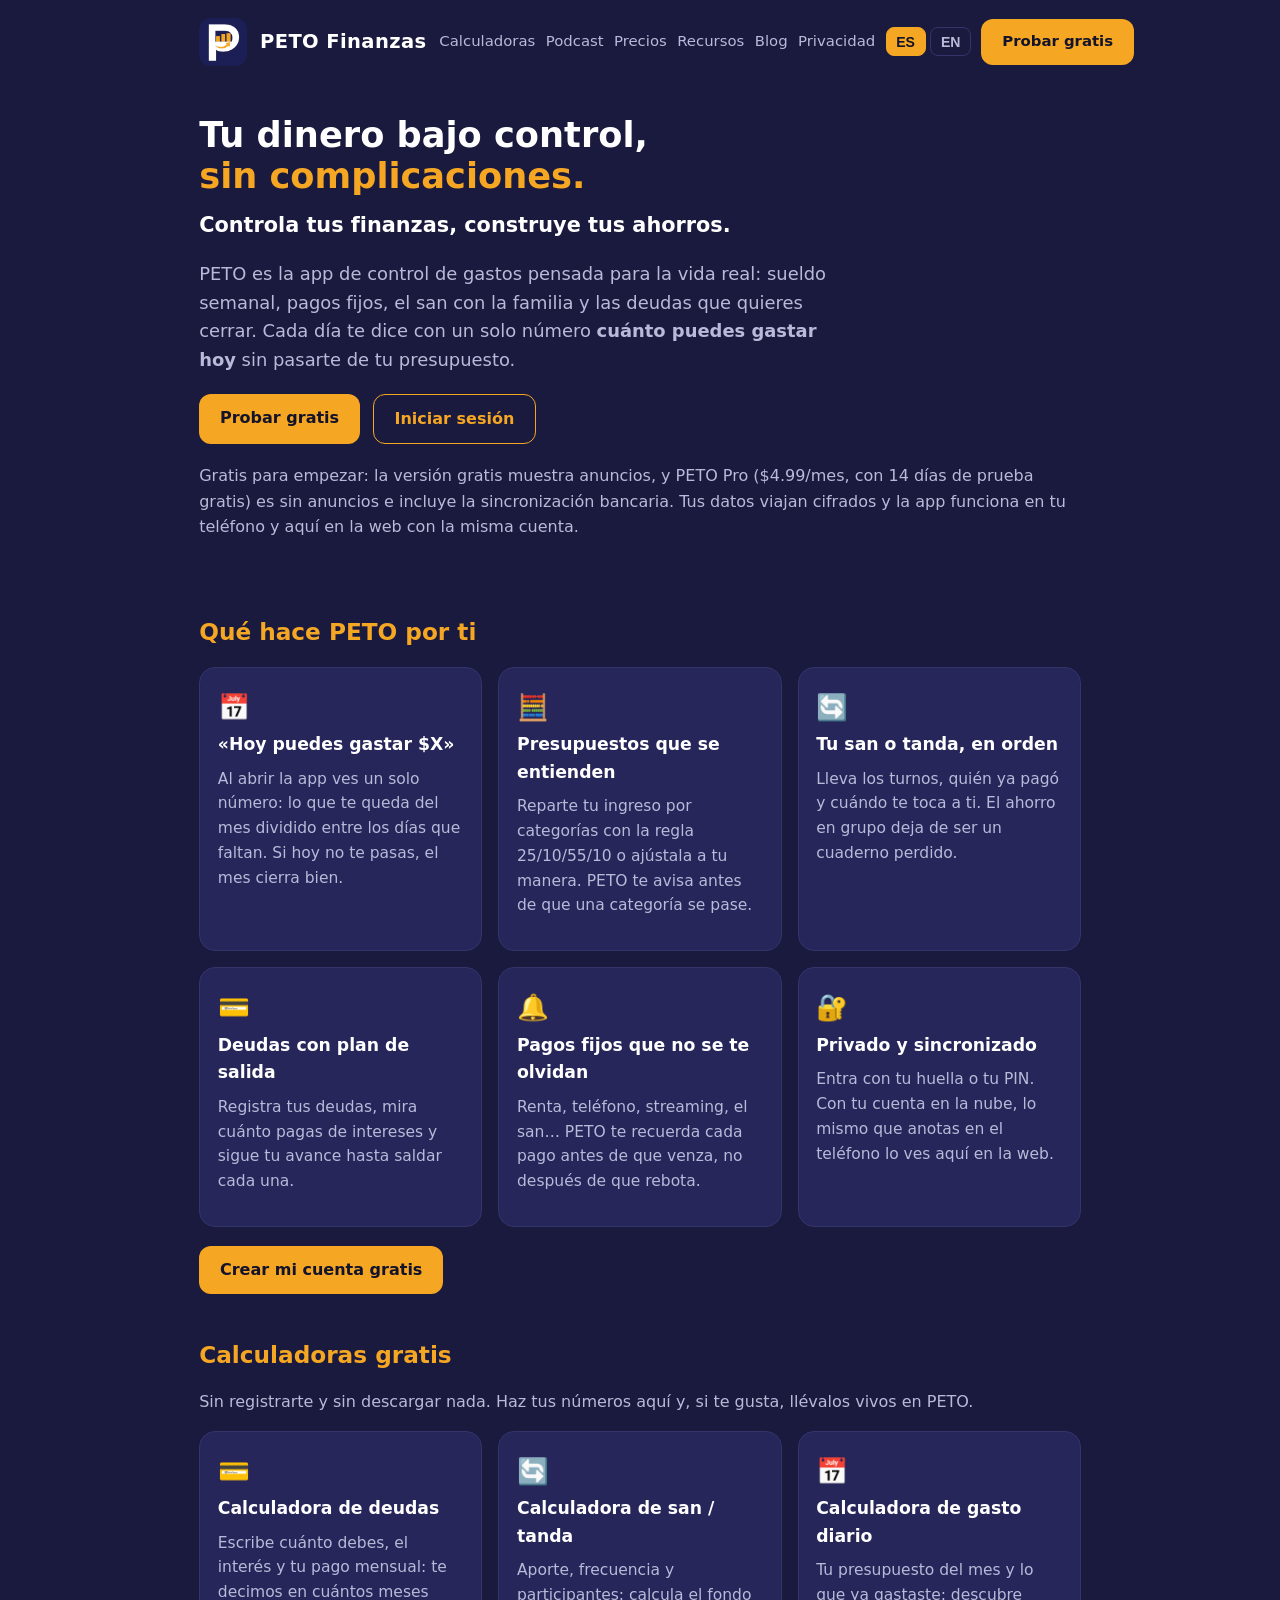
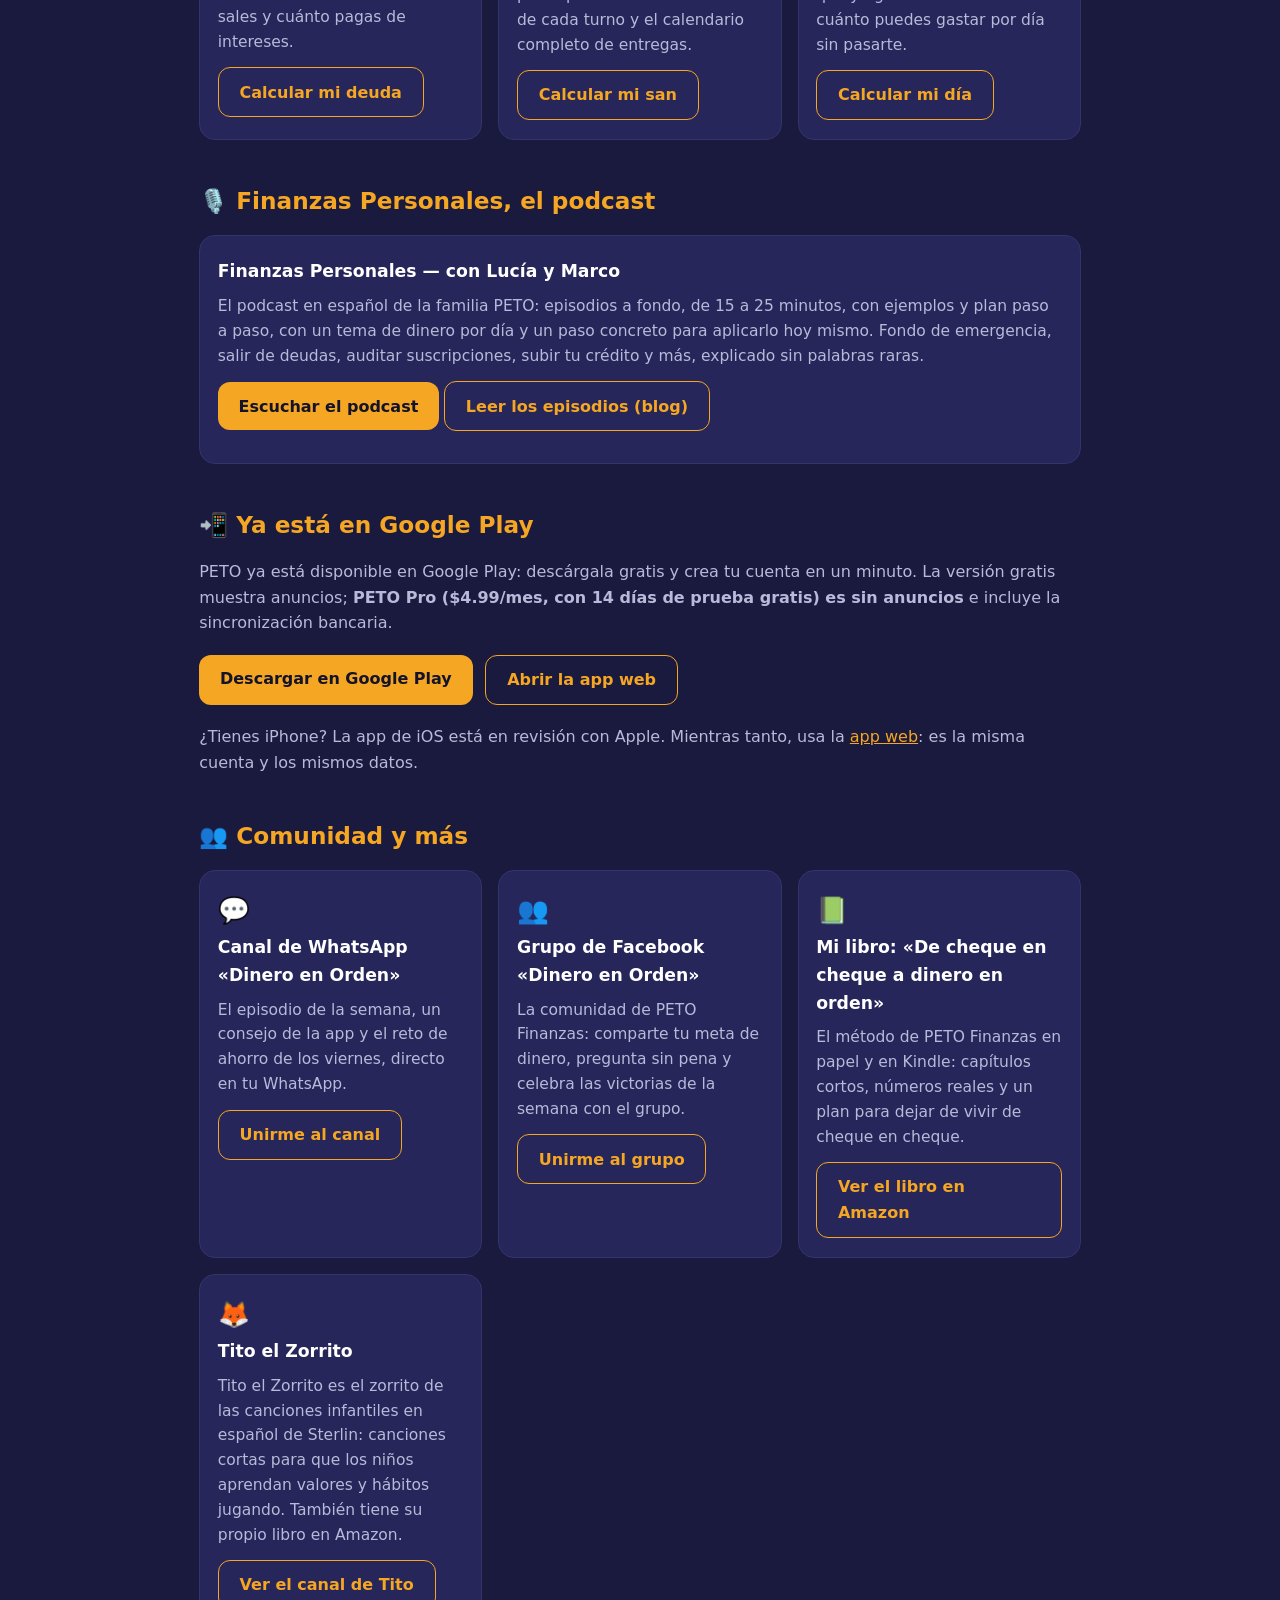
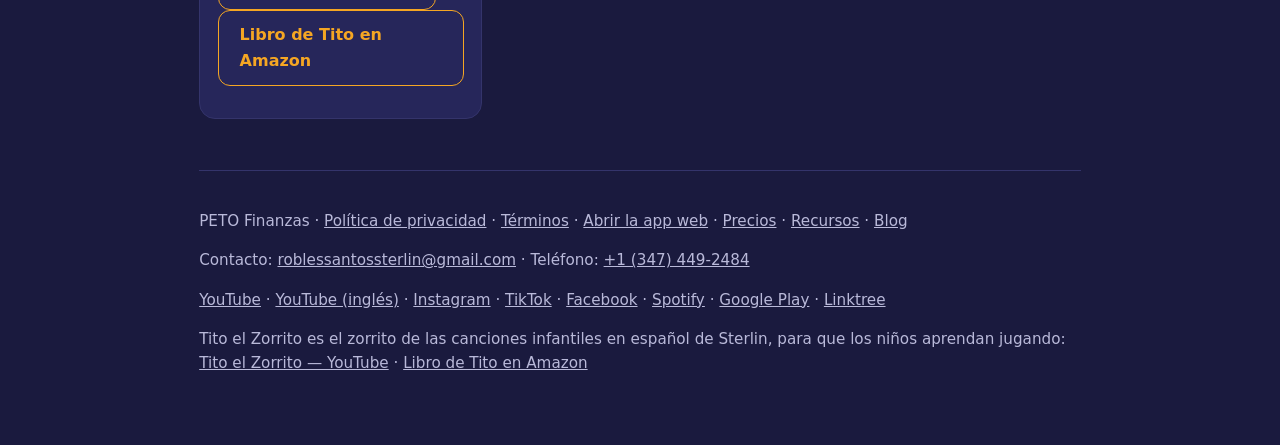
<file: index.html>
<!DOCTYPE html>
<html lang="es">
<head>
<meta charset="UTF-8">
<meta name="viewport" content="width=device-width, initial-scale=1">
<meta name='impact-site-verification' value='bcf71ebc-68b0-45d0-bcb9-207d48a9cb27'>
<title>PETO — Control de gastos, presupuestos y tu san bajo control</title>
<meta name="description" content="PETO es tu app gratuita de control de gastos: presupuestos por categoría, pagos fijos con avisos, tu san o tanda, calculadora de deudas y un número claro cada día: cuánto puedes gastar hoy. En tu teléfono y en la web, con la misma cuenta.">
<link rel="icon" type="image/x-icon" href="/favicon.ico">
<link rel="icon" type="image/png" sizes="48x48" href="/favicon-48.png">
<link rel="icon" type="image/png" sizes="192x192" href="/favicon-192.png">
<link rel="apple-touch-icon" href="/apple-touch-icon.png">
<meta property="og:image" content="https://petofinanzas.com/logo.png">
<meta name="twitter:card" content="summary">
<link rel="stylesheet" href="sitio.css">
  <script async src="https://pagead2.googlesyndication.com/pagead/js/adsbygoogle.js?client=ca-pub-3320274772268090" crossorigin="anonymous"></script>
</head>
<body>
<div class="wrap">
  <header class="site">
    <img src="/logo.png" alt="Logo de PETO Finanzas" data-i18n-attr="alt:alt_logo">
    <a class="brand" href="/">PETO Finanzas</a>
    <button class="nav-toggle" type="button" aria-label="Abrir menú" aria-expanded="false" aria-controls="nav-principal">☰</button>
    <nav id="nav-principal">
      <a href="/#calculadoras" data-i18n="nav_calc">Calculadoras</a>
      <a href="/#podcast" data-i18n="nav_podcast">Podcast</a>
      <a href="/precios/" data-i18n="nav_precios">Precios</a>
      <a href="/recursos/" data-i18n="nav_recursos">Recursos</a>
      <a href="/blog/" data-i18n="nav_blog">Blog</a>
      <a href="/privacidad/" data-i18n="nav_priv">Privacidad</a>
      <span class="lang-switch" role="group" aria-label="Idioma / Language">
        <button type="button" data-lang-btn="es">ES</button>
        <button type="button" data-lang-btn="en">EN</button>
      </span>
      <a class="btn" href="/app/" data-i18n="btn_probar">Probar gratis</a>
    </nav>
  </header>

  <div class="hero">
    <h1 data-i18n="hero_h1">Tu dinero bajo control,<br><span class="verde">sin complicaciones.</span></h1>
    <p class="hero-tag" data-i18n="hero_tag">Controla tus finanzas, construye tus ahorros.</p>
    <p class="sub" data-i18n="hero_sub">PETO es la app de control de gastos pensada para la vida real: sueldo semanal, pagos fijos, el san con la familia y las deudas que quieres cerrar. Cada día te dice con un solo número <strong>cuánto puedes gastar hoy</strong> sin pasarte de tu presupuesto.</p>
    <div class="cta-row">
      <a class="btn" href="app/" data-i18n="btn_probar">Probar gratis</a>
      <a class="btn ghost" href="app/?login=1" data-i18n="btn_login">Iniciar sesión</a>
    </div>
    <p class="muted" data-i18n="hero_nota">Gratis para empezar: la versión gratis muestra anuncios, y PETO Pro ($4.99/mes, con 14 días de prueba gratis) es sin anuncios e incluye la sincronización bancaria. Tus datos viajan cifrados y la app funciona en tu teléfono y aquí en la web con la misma cuenta.</p>
  </div>

  <section id="que-es">
    <h2 data-i18n="que_h2">Qué hace PETO por ti</h2>
    <div class="grid">
      <div class="card">
        <div class="emoji">📅</div>
        <h3 data-i18n="c1_t">«Hoy puedes gastar $X»</h3>
        <p data-i18n="c1_p">Al abrir la app ves un solo número: lo que te queda del mes dividido entre los días que faltan. Si hoy no te pasas, el mes cierra bien.</p>
      </div>
      <div class="card">
        <div class="emoji">🧮</div>
        <h3 data-i18n="c2_t">Presupuestos que se entienden</h3>
        <p data-i18n="c2_p">Reparte tu ingreso por categorías con la regla 25/10/55/10 o ajústala a tu manera. PETO te avisa antes de que una categoría se pase.</p>
      </div>
      <div class="card">
        <div class="emoji">🔄</div>
        <h3 data-i18n="c3_t">Tu san o tanda, en orden</h3>
        <p data-i18n="c3_p">Lleva los turnos, quién ya pagó y cuándo te toca a ti. El ahorro en grupo deja de ser un cuaderno perdido.</p>
      </div>
      <div class="card">
        <div class="emoji">💳</div>
        <h3 data-i18n="c4_t">Deudas con plan de salida</h3>
        <p data-i18n="c4_p">Registra tus deudas, mira cuánto pagas de intereses y sigue tu avance hasta saldar cada una.</p>
      </div>
      <div class="card">
        <div class="emoji">🔔</div>
        <h3 data-i18n="c5_t">Pagos fijos que no se te olvidan</h3>
        <p data-i18n="c5_p">Renta, teléfono, streaming, el san… PETO te recuerda cada pago antes de que venza, no después de que rebota.</p>
      </div>
      <div class="card">
        <div class="emoji">🔐</div>
        <h3 data-i18n="c6_t">Privado y sincronizado</h3>
        <p data-i18n="c6_p">Entra con tu huella o tu PIN. Con tu cuenta en la nube, lo mismo que anotas en el teléfono lo ves aquí en la web.</p>
      </div>
    </div>
    <div class="cta-row">
      <a class="btn" href="app/" data-i18n="btn_crear">Crear mi cuenta gratis</a>
    </div>
  </section>

  <section id="calculadoras">
    <h2 data-i18n="calc_h2">Calculadoras gratis</h2>
    <p class="muted" data-i18n="calc_sub">Sin registrarte y sin descargar nada. Haz tus números aquí y, si te gusta, llévalos vivos en PETO.</p>
    <div class="grid">
      <div class="card">
        <div class="emoji">💳</div>
        <h3 data-i18n="cc1_t">Calculadora de deudas</h3>
        <p data-i18n="cc1_p">Escribe cuánto debes, el interés y tu pago mensual: te decimos en cuántos meses sales y cuánto pagas de intereses.</p>
        <a class="btn ghost" href="calculadoras/deudas/" data-i18n="cc1_btn">Calcular mi deuda</a>
      </div>
      <div class="card">
        <div class="emoji">🔄</div>
        <h3 data-i18n="cc2_t">Calculadora de san / tanda</h3>
        <p data-i18n="cc2_p">Aporte, frecuencia y participantes: calcula el fondo de cada turno y el calendario completo de entregas.</p>
        <a class="btn ghost" href="calculadoras/san/" data-i18n="cc2_btn">Calcular mi san</a>
      </div>
      <div class="card">
        <div class="emoji">📅</div>
        <h3 data-i18n="cc3_t">Calculadora de gasto diario</h3>
        <p data-i18n="cc3_p">Tu presupuesto del mes y lo que ya gastaste: descubre cuánto puedes gastar por día sin pasarte.</p>
        <a class="btn ghost" href="calculadoras/gasto-diario/" data-i18n="cc3_btn">Calcular mi día</a>
      </div>
    </div>
  </section>

  <section id="podcast">
    <h2 data-i18n="pod_h2">🎙️ Finanzas Personales, el podcast</h2>
    <div class="card">
      <h3 data-i18n="pod_t">Finanzas Personales — con Lucía y Marco</h3>
      <p data-i18n="pod_p">El podcast en español de la familia PETO: episodios a fondo, de 15 a 25 minutos, con ejemplos y plan paso a paso, con un tema de dinero por día y un paso concreto para aplicarlo hoy mismo. Fondo de emergencia, salir de deudas, auditar suscripciones, subir tu crédito y más, explicado sin palabras raras.</p>
      <p><a class="btn" href="https://open.spotify.com/show/5w84Exlg8CP02lRueF1Sc3" target="_blank" rel="noopener" data-i18n="pod_btn">Escuchar el podcast</a> <a class="btn ghost" href="blog/" data-i18n="pod_blog_btn">Leer los episodios (blog)</a></p>
    </div>
  </section>

  <section id="descargar">
    <h2 data-i18n="dl_h2">📲 Ya está en Google Play</h2>
    <p class="muted" data-i18n="dl_sub">PETO ya está disponible en Google Play: descárgala gratis y crea tu cuenta en un minuto. La versión gratis muestra anuncios; <strong>PETO Pro ($4.99/mes, con 14 días de prueba gratis) es sin anuncios</strong> e incluye la sincronización bancaria.</p>
    <div class="cta-row">
      <a class="btn" href="https://play.google.com/store/apps/details?id=app.peto" target="_blank" rel="noopener" data-i18n="dl_btn">Descargar en Google Play</a>
      <a class="btn ghost" href="app/" data-i18n="btn_abrir">Abrir la app web</a>
    </div>
    <p class="muted" data-i18n="dl_ios">¿Tienes iPhone? La app de iOS está en revisión con Apple. Mientras tanto, usa la <a href="app/">app web</a>: es la misma cuenta y los mismos datos.</p>
  </section>

  <section id="comunidad">
    <h2 data-i18n="com_h2">👥 Comunidad y más</h2>
    <div class="grid">
      <div class="card">
        <div class="emoji">💬</div>
        <h3 data-i18n="com1_t">Canal de WhatsApp «Dinero en Orden»</h3>
        <p data-i18n="com1_p">El episodio de la semana, un consejo de la app y el reto de ahorro de los viernes, directo en tu WhatsApp.</p>
        <a class="btn ghost" href="https://whatsapp.com/channel/0029Vb95p7c5fM5gIzzMaQ2O" target="_blank" rel="noopener" data-i18n="com1_btn">Unirme al canal</a>
      </div>
      <div class="card">
        <div class="emoji">👥</div>
        <h3 data-i18n="com2_t">Grupo de Facebook «Dinero en Orden»</h3>
        <p data-i18n="com2_p">La comunidad de PETO Finanzas: comparte tu meta de dinero, pregunta sin pena y celebra las victorias de la semana con el grupo.</p>
        <a class="btn ghost" href="https://www.facebook.com/share/g/1Eq7WNgLGG/" target="_blank" rel="noopener" data-i18n="com2_btn">Unirme al grupo</a>
      </div>
      <div class="card">
        <div class="emoji">📗</div>
        <h3 data-i18n="com3_t">Mi libro: «De cheque en cheque a dinero en orden»</h3>
        <p data-i18n="com3_p">El método de PETO Finanzas en papel y en Kindle: capítulos cortos, números reales y un plan para dejar de vivir de cheque en cheque.</p>
        <a class="btn ghost" href="https://www.amazon.com/dp/B0HSKN49JK" target="_blank" rel="noopener" data-i18n="com3_btn">Ver el libro en Amazon</a>
      </div>
      <div class="card">
        <div class="emoji">🦊</div>
        <h3 data-i18n="com4_t">Tito el Zorrito</h3>
        <p data-i18n="com4_p">Tito el Zorrito es el zorrito de las canciones infantiles en español de Sterlin: canciones cortas para que los niños aprendan valores y hábitos jugando. También tiene su propio libro en Amazon.</p>
        <p><a class="btn ghost" href="https://www.youtube.com/@TitoElZorritoCanciones" target="_blank" rel="noopener" data-i18n="com4_btn">Ver el canal de Tito</a> <a class="btn ghost" href="https://www.amazon.com/dp/B0HS2ZQG93" target="_blank" rel="noopener" data-i18n="com5_btn">Libro de Tito en Amazon</a></p>
      </div>
    </div>
  </section>

  <footer class="site">
    <p data-i18n="foot_1">PETO Finanzas · <a href="/privacidad/">Política de privacidad</a> · <a href="/terminos/">Términos</a> · <a href="/app/">Abrir la app web</a> · <a href="/precios/">Precios</a> · <a href="/recursos/">Recursos</a> · <a href="/blog/">Blog</a></p>
    <p data-i18n="foot_2">Contacto: <a href="mailto:roblessantossterlin@gmail.com">roblessantossterlin@gmail.com</a> · Teléfono: <a href="tel:+13474492484">+1 (347) 449-2484</a></p>
    <p><a href="https://www.youtube.com/@PetoFinanzas" target="_blank" rel="noopener">YouTube</a> · <a href="https://www.youtube.com/@PETOFinances" target="_blank" rel="noopener">YouTube (inglés)</a> · <a href="https://www.instagram.com/peto_finanzas" target="_blank" rel="noopener">Instagram</a> · <a href="https://www.tiktok.com/@peto.finanzas" target="_blank" rel="noopener">TikTok</a> · <a href="https://www.facebook.com/share/g/1Eq7WNgLGG/" target="_blank" rel="noopener">Facebook</a> · <a href="https://open.spotify.com/show/5w84Exlg8CP02lRueF1Sc3" target="_blank" rel="noopener">Spotify</a> · <a href="https://play.google.com/store/apps/details?id=app.peto" target="_blank" rel="noopener">Google Play</a> · <a href="https://linktr.ee/petofinanzas" target="_blank" rel="noopener">Linktree</a></p>
    <p data-i18n="foot_3">Tito el Zorrito es el zorrito de las canciones infantiles en español de Sterlin, para que los niños aprendan jugando: <a href="https://www.youtube.com/@TitoElZorritoCanciones" target="_blank" rel="noopener">Tito el Zorrito — YouTube</a> · <a href="https://www.amazon.com/dp/B0HS2ZQG93" target="_blank" rel="noopener">Libro de Tito en Amazon</a></p>
  </footer>
</div>
<script>
window.PETO_TEXTOS = {
  es: {
    __title: 'PETO — Control de gastos, presupuestos y tu san bajo control',
    __desc: 'PETO es tu app gratuita de control de gastos: presupuestos por categoría, pagos fijos con avisos, tu san o tanda, calculadora de deudas y un número claro cada día: cuánto puedes gastar hoy. En tu teléfono y en la web, con la misma cuenta.',
    alt_logo: 'Logo de PETO Finanzas',
    hero_tag: 'Controla tus finanzas, construye tus ahorros.',
    nav_calc: 'Calculadoras',
    nav_podcast: 'Podcast',
    nav_precios: 'Precios',
    nav_recursos: 'Recursos',
    nav_blog: 'Blog',
    nav_priv: 'Privacidad',
    btn_probar: 'Probar gratis',
    btn_login: 'Iniciar sesión', btn_login: 'Iniciar sesión',
    btn_ver: 'Ver la app',
    btn_crear: 'Crear mi cuenta gratis',
    hero_h1: 'Tu dinero bajo control,<br><span class="verde">sin complicaciones.</span>',
    hero_sub: 'PETO es la app de control de gastos pensada para la vida real: sueldo semanal, pagos fijos, el san con la familia y las deudas que quieres cerrar. Cada día te dice con un solo número <strong>cuánto puedes gastar hoy</strong> sin pasarte de tu presupuesto.',
    hero_nota: 'Gratis para empezar: la versión gratis muestra anuncios, y PETO Pro ($4.99/mes, con 14 días de prueba gratis) es sin anuncios e incluye la sincronización bancaria. Tus datos viajan cifrados y la app funciona en tu teléfono y aquí en la web con la misma cuenta.',
    que_h2: 'Qué hace PETO por ti',
    c1_t: '«Hoy puedes gastar $X»',
    c1_p: 'Al abrir la app ves un solo número: lo que te queda del mes dividido entre los días que faltan. Si hoy no te pasas, el mes cierra bien.',
    c2_t: 'Presupuestos que se entienden',
    c2_p: 'Reparte tu ingreso por categorías con la regla 25/10/55/10 o ajústala a tu manera. PETO te avisa antes de que una categoría se pase.',
    c3_t: 'Tu san o tanda, en orden',
    c3_p: 'Lleva los turnos, quién ya pagó y cuándo te toca a ti. El ahorro en grupo deja de ser un cuaderno perdido.',
    c4_t: 'Deudas con plan de salida',
    c4_p: 'Registra tus deudas, mira cuánto pagas de intereses y sigue tu avance hasta saldar cada una.',
    c5_t: 'Pagos fijos que no se te olvidan',
    c5_p: 'Renta, teléfono, streaming, el san… PETO te recuerda cada pago antes de que venza, no después de que rebota.',
    c6_t: 'Privado y sincronizado',
    c6_p: 'Entra con tu huella o tu PIN. Con tu cuenta en la nube, lo mismo que anotas en el teléfono lo ves aquí en la web.',
    calc_h2: 'Calculadoras gratis',
    calc_sub: 'Sin registrarte y sin descargar nada. Haz tus números aquí y, si te gusta, llévalos vivos en PETO.',
    cc1_t: 'Calculadora de deudas',
    cc1_p: 'Escribe cuánto debes, el interés y tu pago mensual: te decimos en cuántos meses sales y cuánto pagas de intereses.',
    cc1_btn: 'Calcular mi deuda',
    cc2_t: 'Calculadora de san / tanda',
    cc2_p: 'Aporte, frecuencia y participantes: calcula el fondo de cada turno y el calendario completo de entregas.',
    cc2_btn: 'Calcular mi san',
    cc3_t: 'Calculadora de gasto diario',
    cc3_p: 'Tu presupuesto del mes y lo que ya gastaste: descubre cuánto puedes gastar por día sin pasarte.',
    cc3_btn: 'Calcular mi día',
    pod_h2: '🎙️ Finanzas Personales, el podcast',
    pod_t: 'Finanzas Personales — con Lucía y Marco',
    pod_p: 'El podcast en español de la familia PETO: episodios a fondo, de 15 a 25 minutos, con ejemplos y plan paso a paso, con un tema de dinero por día y un paso concreto para aplicarlo hoy mismo. Fondo de emergencia, salir de deudas, auditar suscripciones, subir tu crédito y más, explicado sin palabras raras.',
    pod_btn: 'Escuchar el podcast',
    pod_blog_btn: 'Leer los episodios (blog)',
    foot_1: 'PETO Finanzas · <a href="/privacidad/">Política de privacidad</a> · <a href="/terminos/">Términos</a> · <a href="/app/">Abrir la app web</a> · <a href="/precios/">Precios</a> · <a href="/recursos/">Recursos</a> · <a href="/blog/">Blog</a>',
    foot_2: 'Contacto: <a href="mailto:roblessantossterlin@gmail.com">roblessantossterlin@gmail.com</a> · Teléfono: <a href="tel:+13474492484">+1 (347) 449-2484</a>',
    foot_3: 'Tito el Zorrito es el zorrito de las canciones infantiles en español de Sterlin, para que los niños aprendan jugando: <a href="https://www.youtube.com/@TitoElZorritoCanciones" target="_blank" rel="noopener">Tito el Zorrito — YouTube</a> · <a href="https://www.amazon.com/dp/B0HS2ZQG93" target="_blank" rel="noopener">Libro de Tito en Amazon</a>',
    btn_abrir: 'Abrir la app web',
    dl_h2: '📲 Ya está en Google Play',
    dl_sub: 'PETO ya está disponible en Google Play: descárgala gratis y crea tu cuenta en un minuto. La versión gratis muestra anuncios; <strong>PETO Pro ($4.99/mes, con 14 días de prueba gratis) es sin anuncios</strong> e incluye la sincronización bancaria.',
    dl_btn: 'Descargar en Google Play',
    dl_ios: '¿Tienes iPhone? La app de iOS está en revisión con Apple. Mientras tanto, usa la <a href="app/">app web</a>: es la misma cuenta y los mismos datos.',
    com_h2: '👥 Comunidad y más',
    com1_t: 'Canal de WhatsApp «Dinero en Orden»',
    com1_p: 'El episodio de la semana, un consejo de la app y el reto de ahorro de los viernes, directo en tu WhatsApp.',
    com1_btn: 'Unirme al canal',
    com2_t: 'Grupo de Facebook «Dinero en Orden»',
    com2_p: 'La comunidad de PETO Finanzas: comparte tu meta de dinero, pregunta sin pena y celebra las victorias de la semana con el grupo.',
    com2_btn: 'Unirme al grupo',
    com3_t: 'Mi libro: «De cheque en cheque a dinero en orden»',
    com3_p: 'El método de PETO Finanzas en papel y en Kindle: capítulos cortos, números reales y un plan para dejar de vivir de cheque en cheque.',
    com3_btn: 'Ver el libro en Amazon',
    com4_t: 'Tito el Zorrito',
    com4_p: 'Tito el Zorrito es el zorrito de las canciones infantiles en español de Sterlin: canciones cortas para que los niños aprendan valores y hábitos jugando. También tiene su propio libro en Amazon.',
    com4_btn: 'Ver el canal de Tito',
    com5_btn: 'Libro de Tito en Amazon',
  },
  en: {
    __title: 'PETO — Expense tracking, budgets and your san under control',
    __desc: 'PETO is your free expense-tracking app: category budgets, fixed payments with reminders, your san or tanda (rotating savings), a debt calculator and one clear number every day: how much you can spend today. On your phone and on the web, with the same account.',
    alt_logo: 'PETO Finanzas logo',
    hero_tag: 'Take control of your finances, build your savings.',
    nav_calc: 'Calculators',
    nav_podcast: 'Podcast',
    nav_precios: 'Pricing',
    nav_recursos: 'Resources',
    nav_blog: 'Blog',
    nav_priv: 'Privacy',
    btn_probar: 'Try it free',
    btn_login: 'Log in', btn_login: 'Log in',
    btn_ver: 'See the app',
    btn_crear: 'Create my free account',
    hero_h1: 'Your money under control,<br><span class="verde">without the hassle.</span>',
    hero_sub: 'PETO is the expense-tracking app built for real life: weekly paychecks, fixed payments, the family san and the debts you want to close. Every day it tells you with a single number <strong>how much you can spend today</strong> without going over your budget.',
    hero_nota: 'Free to start: the free version shows ads, and PETO Pro ($4.99/month, with a 14-day free trial) is ad-free and includes bank syncing. Your data travels encrypted and the app works on your phone and right here on the web with the same account.',
    que_h2: 'What PETO does for you',
    c1_t: '“Today you can spend $X”',
    c1_p: 'When you open the app you see a single number: what is left of the month divided by the days remaining. If you stay under it today, the month ends well.',
    c2_t: 'Budgets that make sense',
    c2_p: 'Split your income by category with the 25/10/55/10 rule or adjust it your way. PETO warns you before a category goes over.',
    c3_t: 'Your san or tanda, in order',
    c3_p: 'Track the turns, who has already paid and when it is your turn. Group saving stops being a lost notebook.',
    c4_t: 'Debts with an exit plan',
    c4_p: 'Record your debts, see how much you pay in interest and follow your progress until each one is paid off.',
    c5_t: 'Fixed payments you will not forget',
    c5_p: 'Rent, phone, streaming, the san… PETO reminds you of every payment before it is due, not after it bounces.',
    c6_t: 'Private and synced',
    c6_p: 'Log in with your fingerprint or your PIN. With your cloud account, whatever you record on your phone shows up right here on the web.',
    calc_h2: 'Free calculators',
    calc_sub: 'No sign-up and nothing to download. Run your numbers here and, if you like them, keep them alive in PETO.',
    cc1_t: 'Debt calculator',
    cc1_p: 'Enter how much you owe, the interest and your monthly payment: we will tell you in how many months you will be out and how much you will pay in interest.',
    cc1_btn: 'Calculate my debt',
    cc2_t: 'San / tanda calculator',
    cc2_p: 'Contribution, frequency and participants: calculate the pot for each turn and the full payout calendar.',
    cc2_btn: 'Calculate my san',
    cc3_t: 'Daily spending calculator',
    cc3_p: 'Your monthly budget and what you have already spent: find out how much you can spend per day without going over.',
    cc3_btn: 'Calculate my day',
    pod_h2: '🎙️ Finanzas Personales, the podcast',
    pod_t: 'Finanzas Personales — with Lucía and Marco',
    pod_p: 'The PETO family Spanish-language podcast: in-depth episodes, 15 to 25 minutes, with examples and a step-by-step plan, one money topic per day and one concrete step to apply today. Emergency fund, getting out of debt, auditing subscriptions, raising your credit and more, explained without fancy words.',
    pod_btn: 'Listen to the podcast',
    pod_blog_btn: 'Read the episodes (blog)',
    foot_1: 'PETO Finanzas · <a href="/privacidad/">Privacy Policy</a> · <a href="/terminos/">Terms</a> · <a href="/app/">Open the web app</a> · <a href="/precios/">Pricing</a> · <a href="/recursos/">Resources</a> · <a href="/blog/">Blog</a>',
    foot_2: 'Contact: <a href="mailto:roblessantossterlin@gmail.com">roblessantossterlin@gmail.com</a> · Phone: <a href="tel:+13474492484">+1 (347) 449-2484</a>',
    foot_3: 'Tito el Zorrito is Sterlin\'s little fox from the Spanish children\'s songs, so kids learn while they play: <a href="https://www.youtube.com/@TitoElZorritoCanciones" target="_blank" rel="noopener">Tito el Zorrito — YouTube</a> · <a href="https://www.amazon.com/dp/B0HS2ZQG93" target="_blank" rel="noopener">Tito\'s book on Amazon</a>',
    btn_abrir: 'Open the web app',
    dl_h2: '📲 Now on Google Play',
    dl_sub: 'PETO is now available on Google Play: download it free and create your account in a minute. The free version shows ads; <strong>PETO Pro ($4.99/month, with a 14-day free trial) is ad-free</strong> and includes bank syncing.',
    dl_btn: 'Download on Google Play',
    dl_ios: 'Have an iPhone? The iOS app is in review with Apple. In the meantime, use the <a href="app/">web app</a>: it is the same account and the same data.',
    com_h2: '👥 Community and more',
    com1_t: 'WhatsApp channel “Dinero en Orden”',
    com1_p: 'The episode of the week, an app tip and the Friday savings challenge, straight to your WhatsApp.',
    com1_btn: 'Join the channel',
    com2_t: 'Facebook group “Dinero en Orden”',
    com2_p: 'The PETO Finanzas community: share your money goal, ask without embarrassment and celebrate the week\'s wins with the group.',
    com2_btn: 'Join the group',
    com3_t: 'My book: “De cheque en cheque a dinero en orden”',
    com3_p: 'The PETO Finanzas method in paperback and on Kindle: short chapters, real numbers and a plan to stop living paycheck to paycheck.',
    com3_btn: 'See the book on Amazon',
    com4_t: 'Tito el Zorrito',
    com4_p: 'Tito el Zorrito is Sterlin\'s little fox from the Spanish children\'s songs: short songs so kids learn values and habits while playing. He also has his own book on Amazon.',
    com4_btn: 'See Tito\'s channel',
    com5_btn: 'Tito\'s book on Amazon',
  }
};
</script>
<script src="i18n.js"></script>
</body>
</html>
</file>
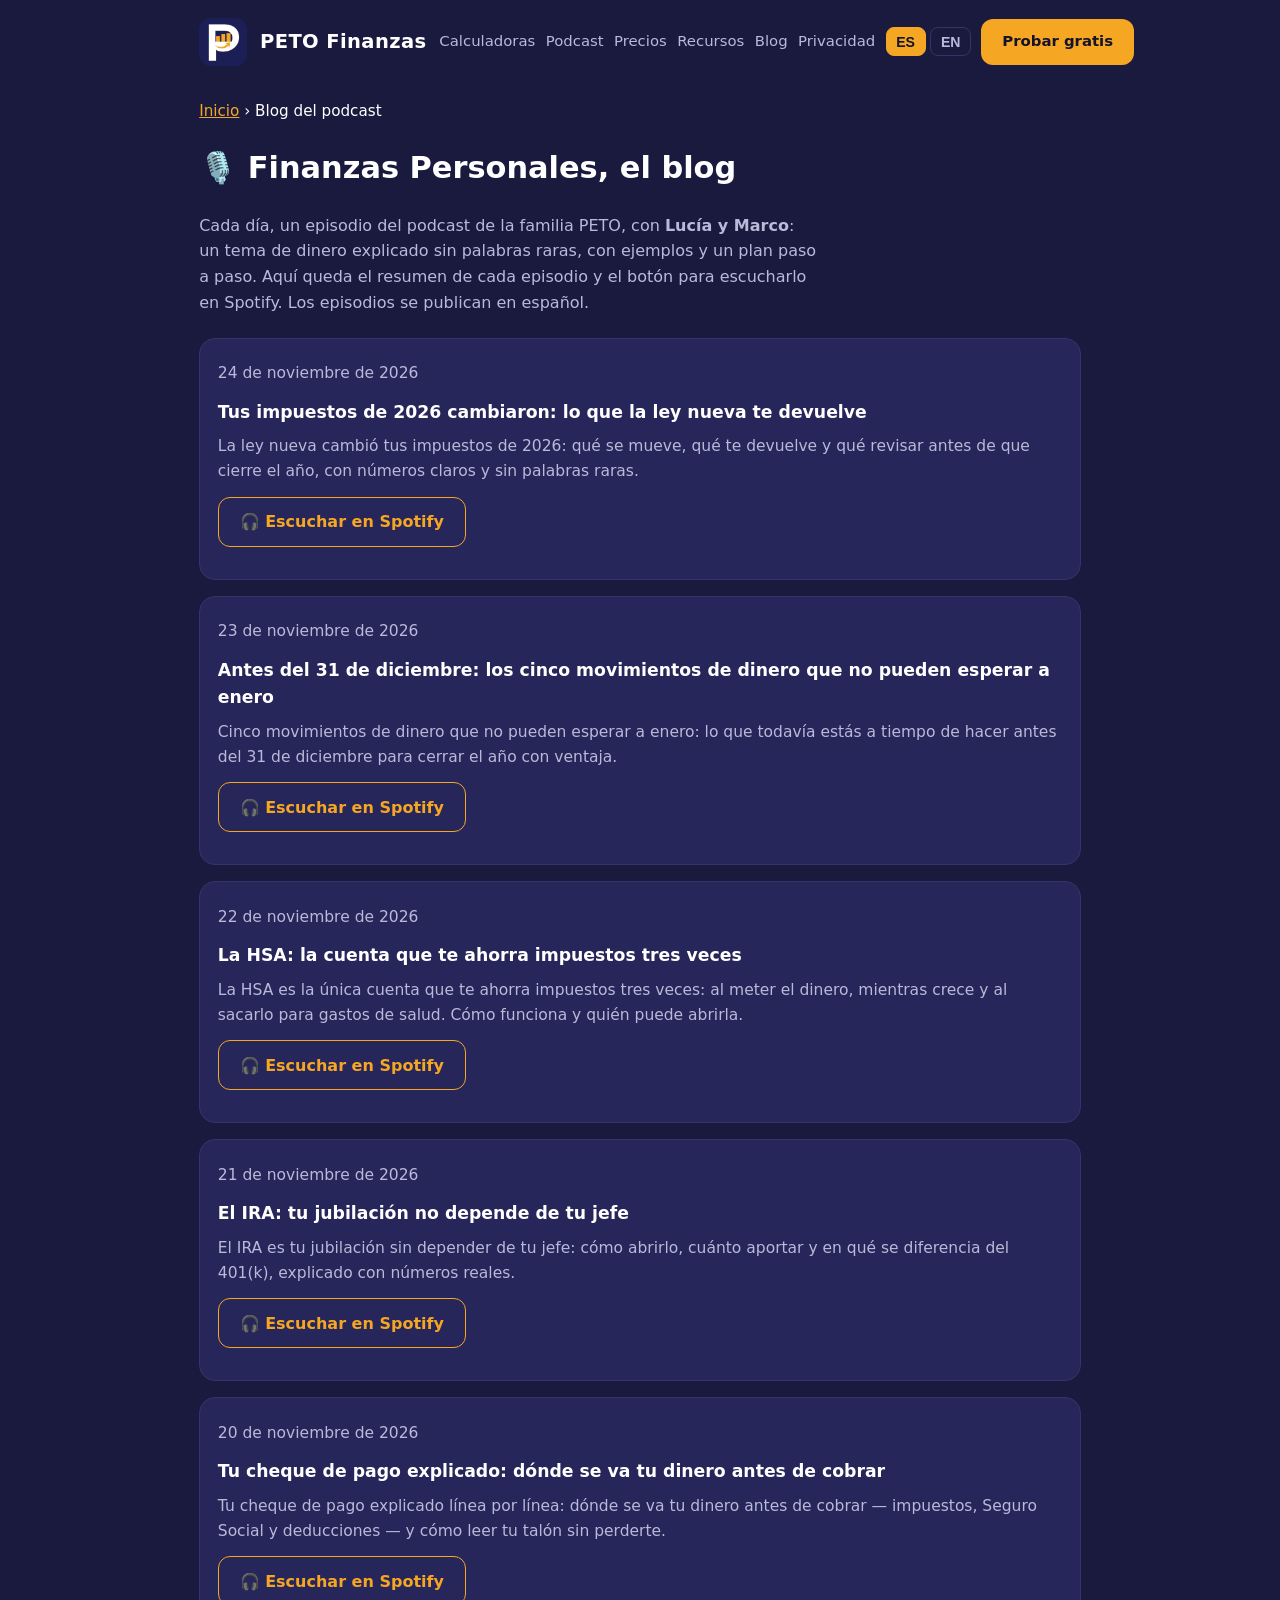
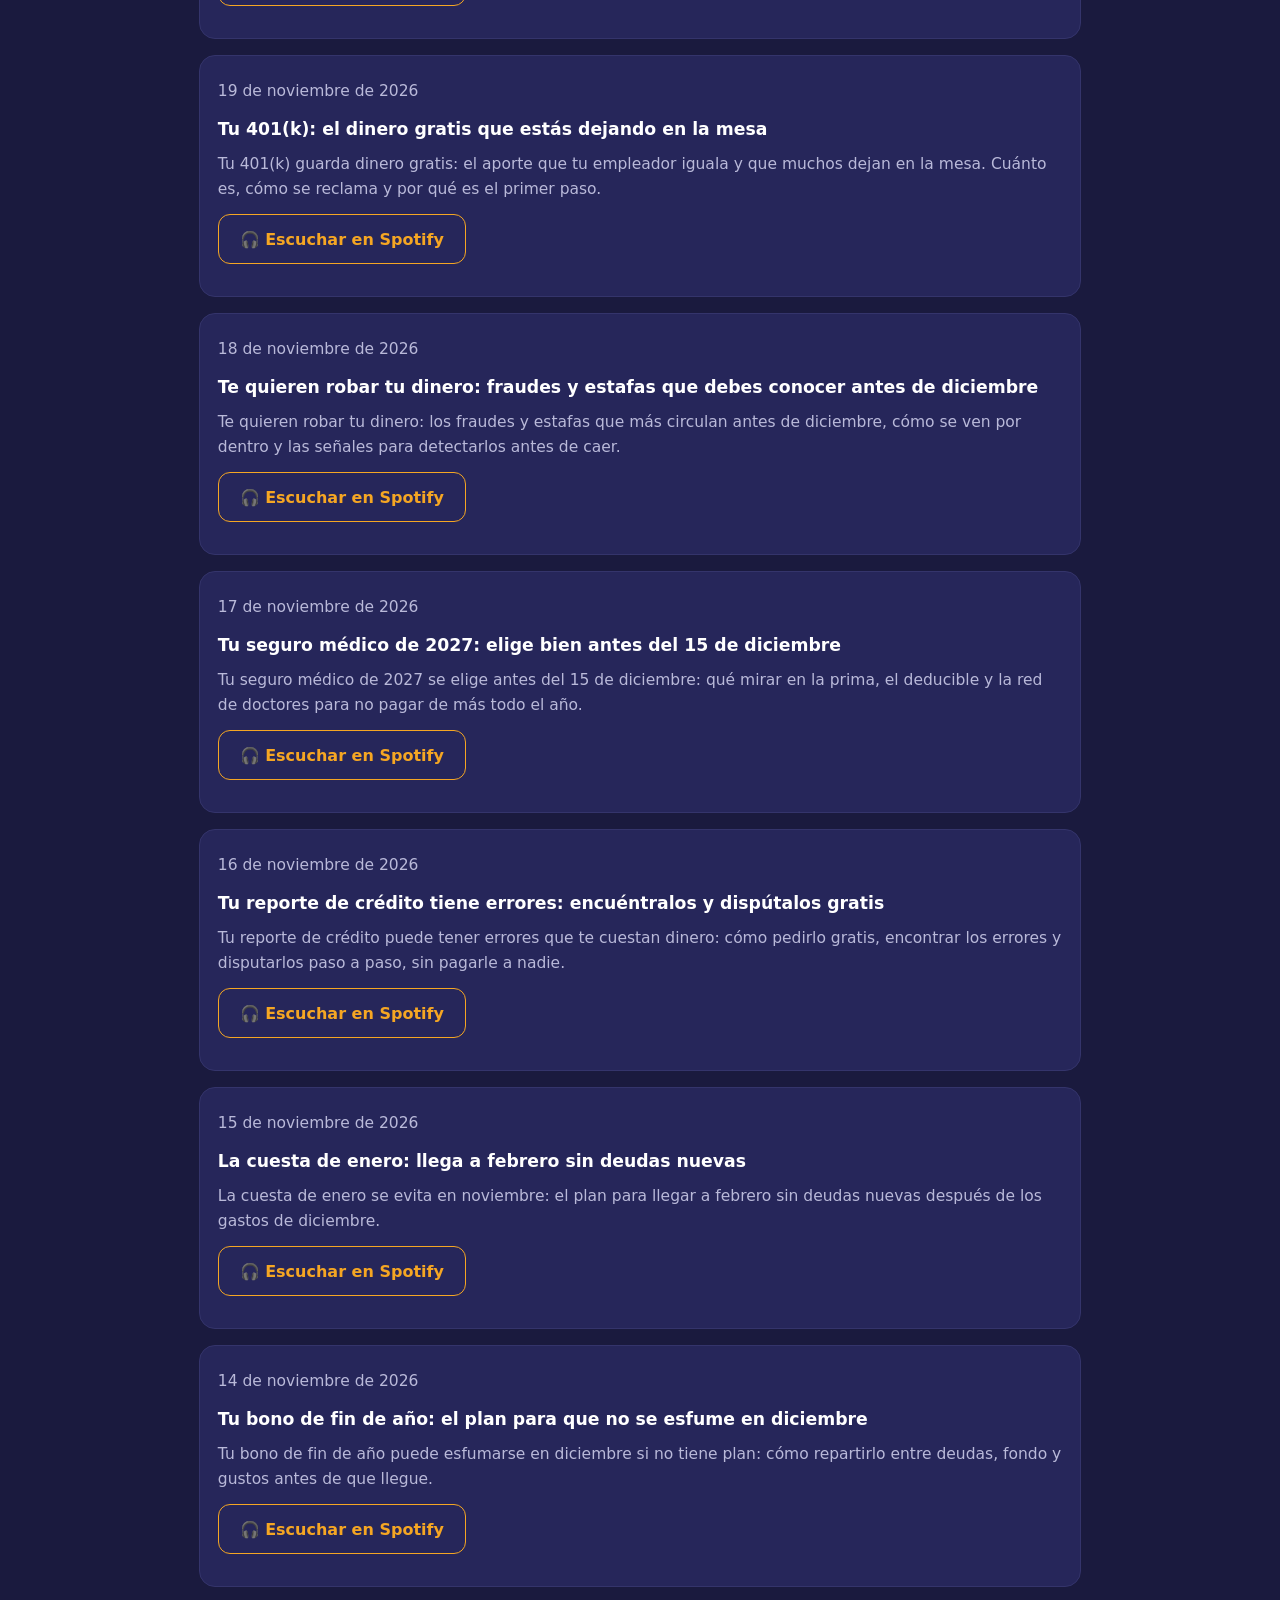
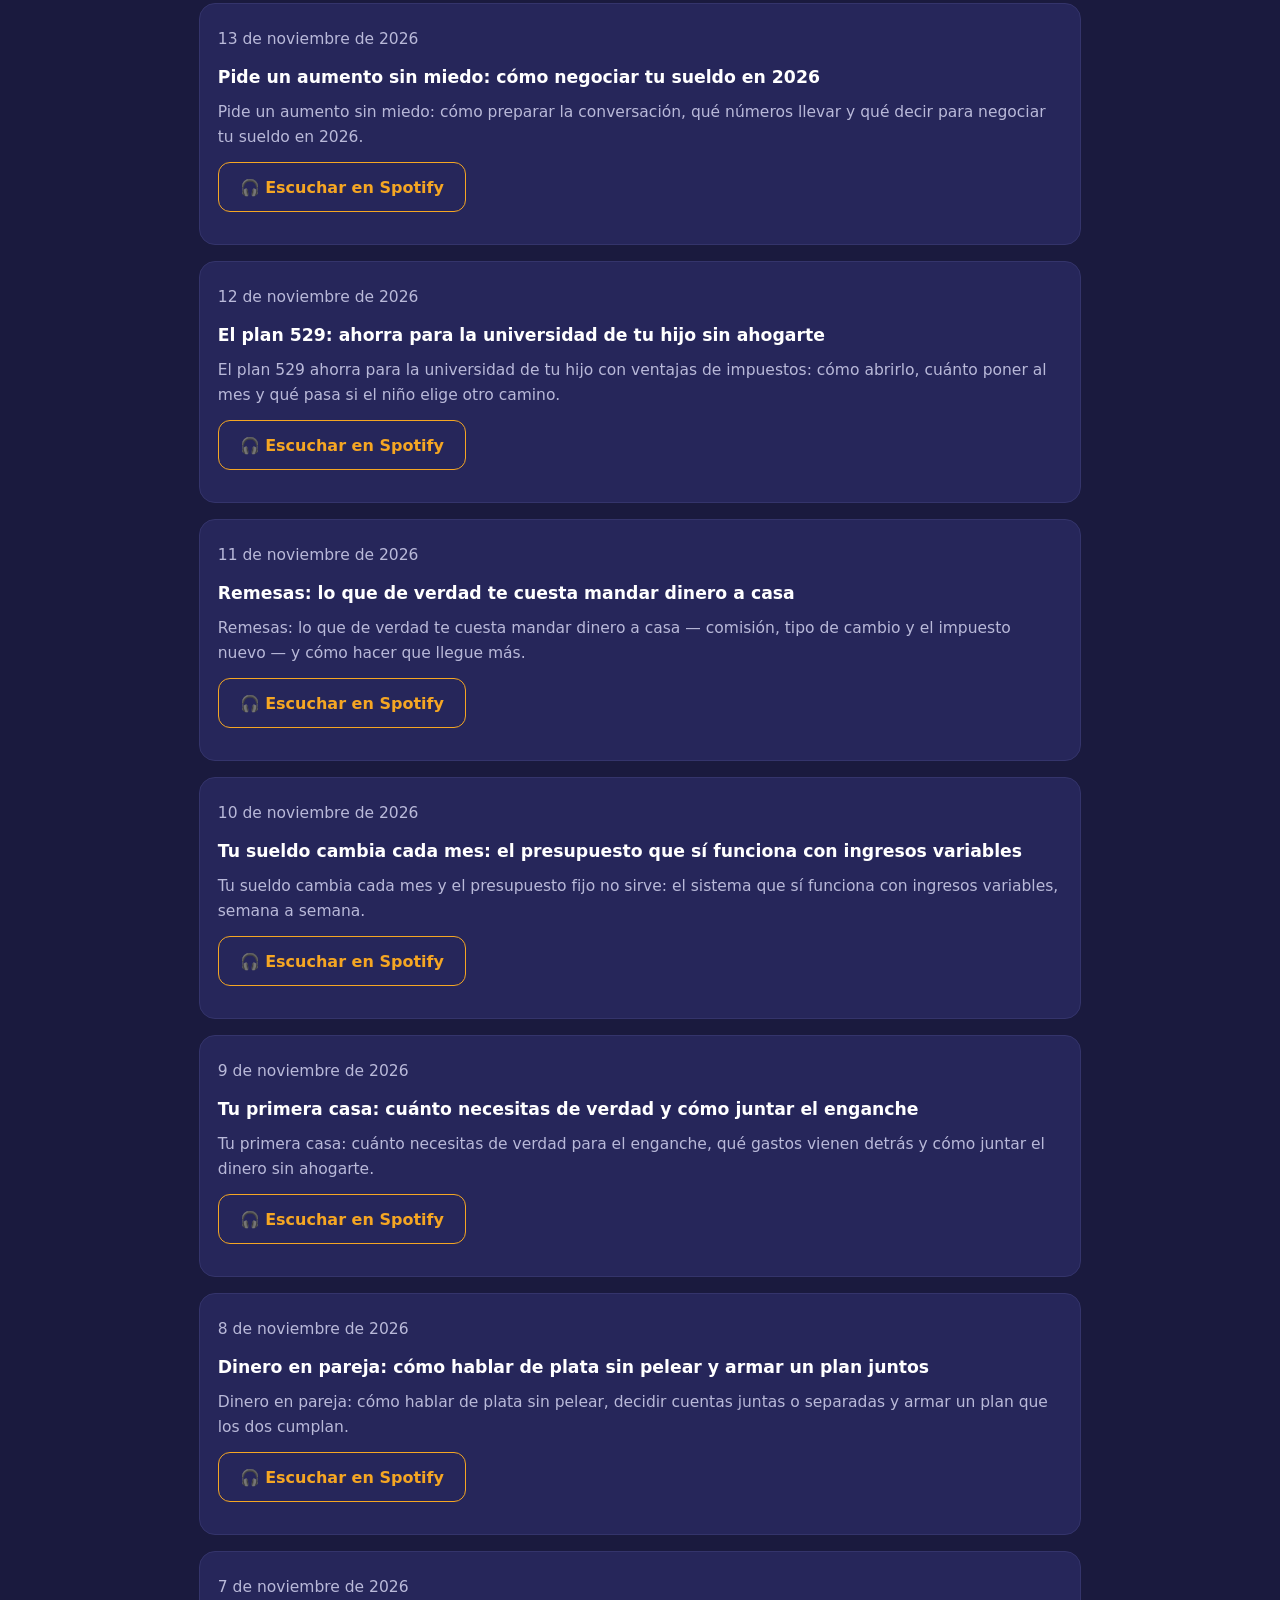
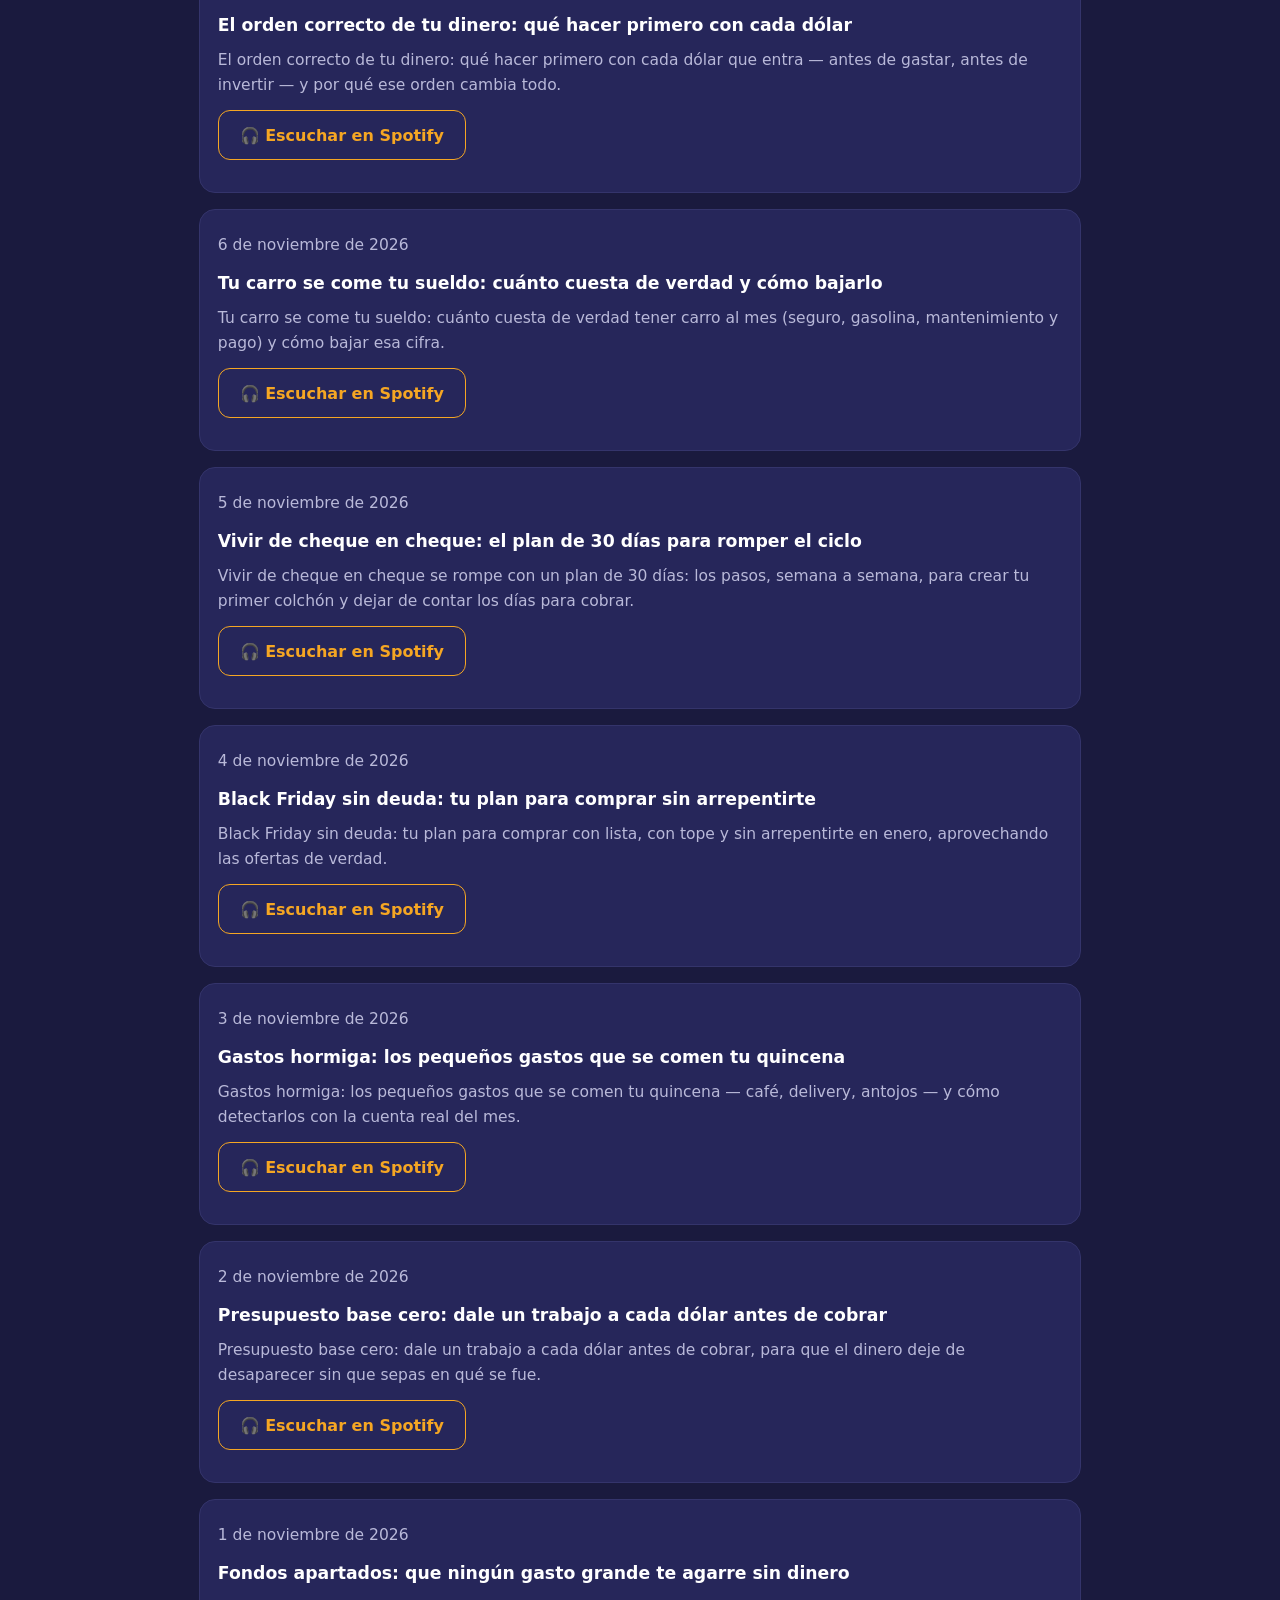
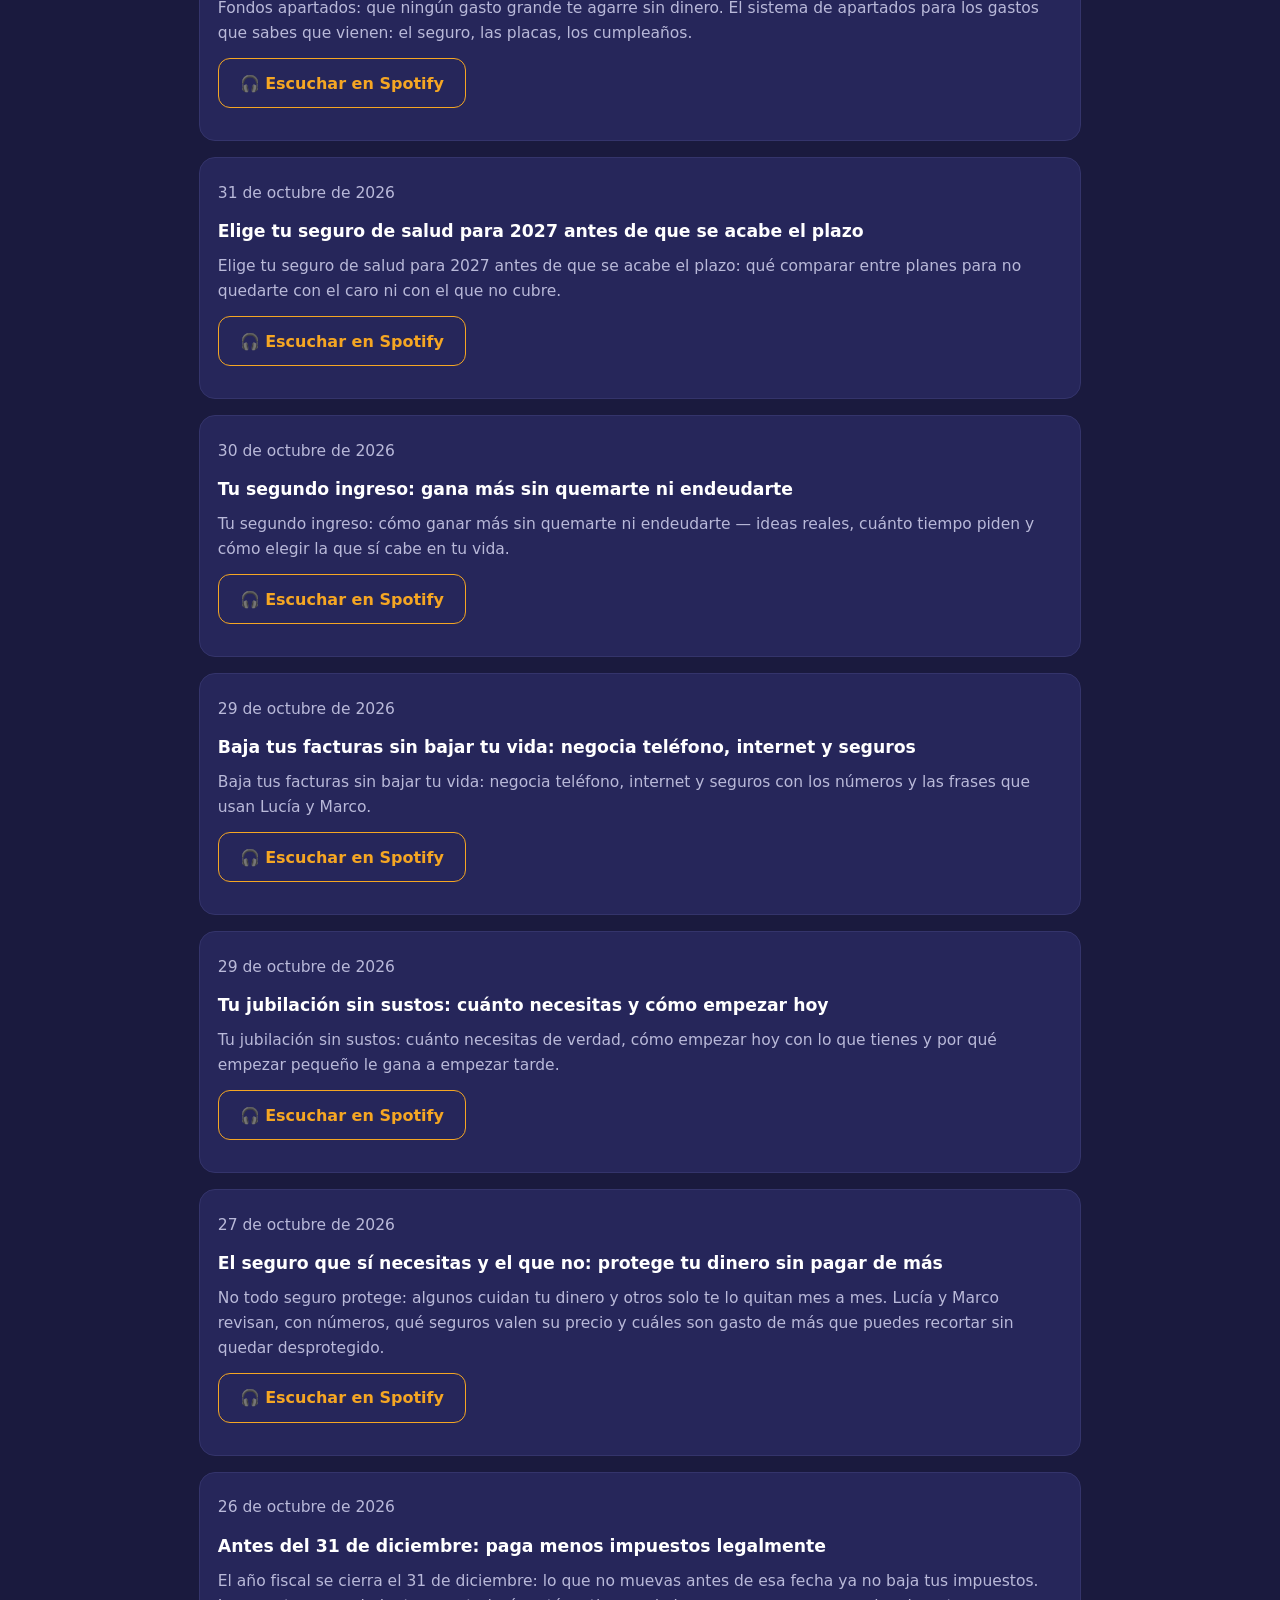
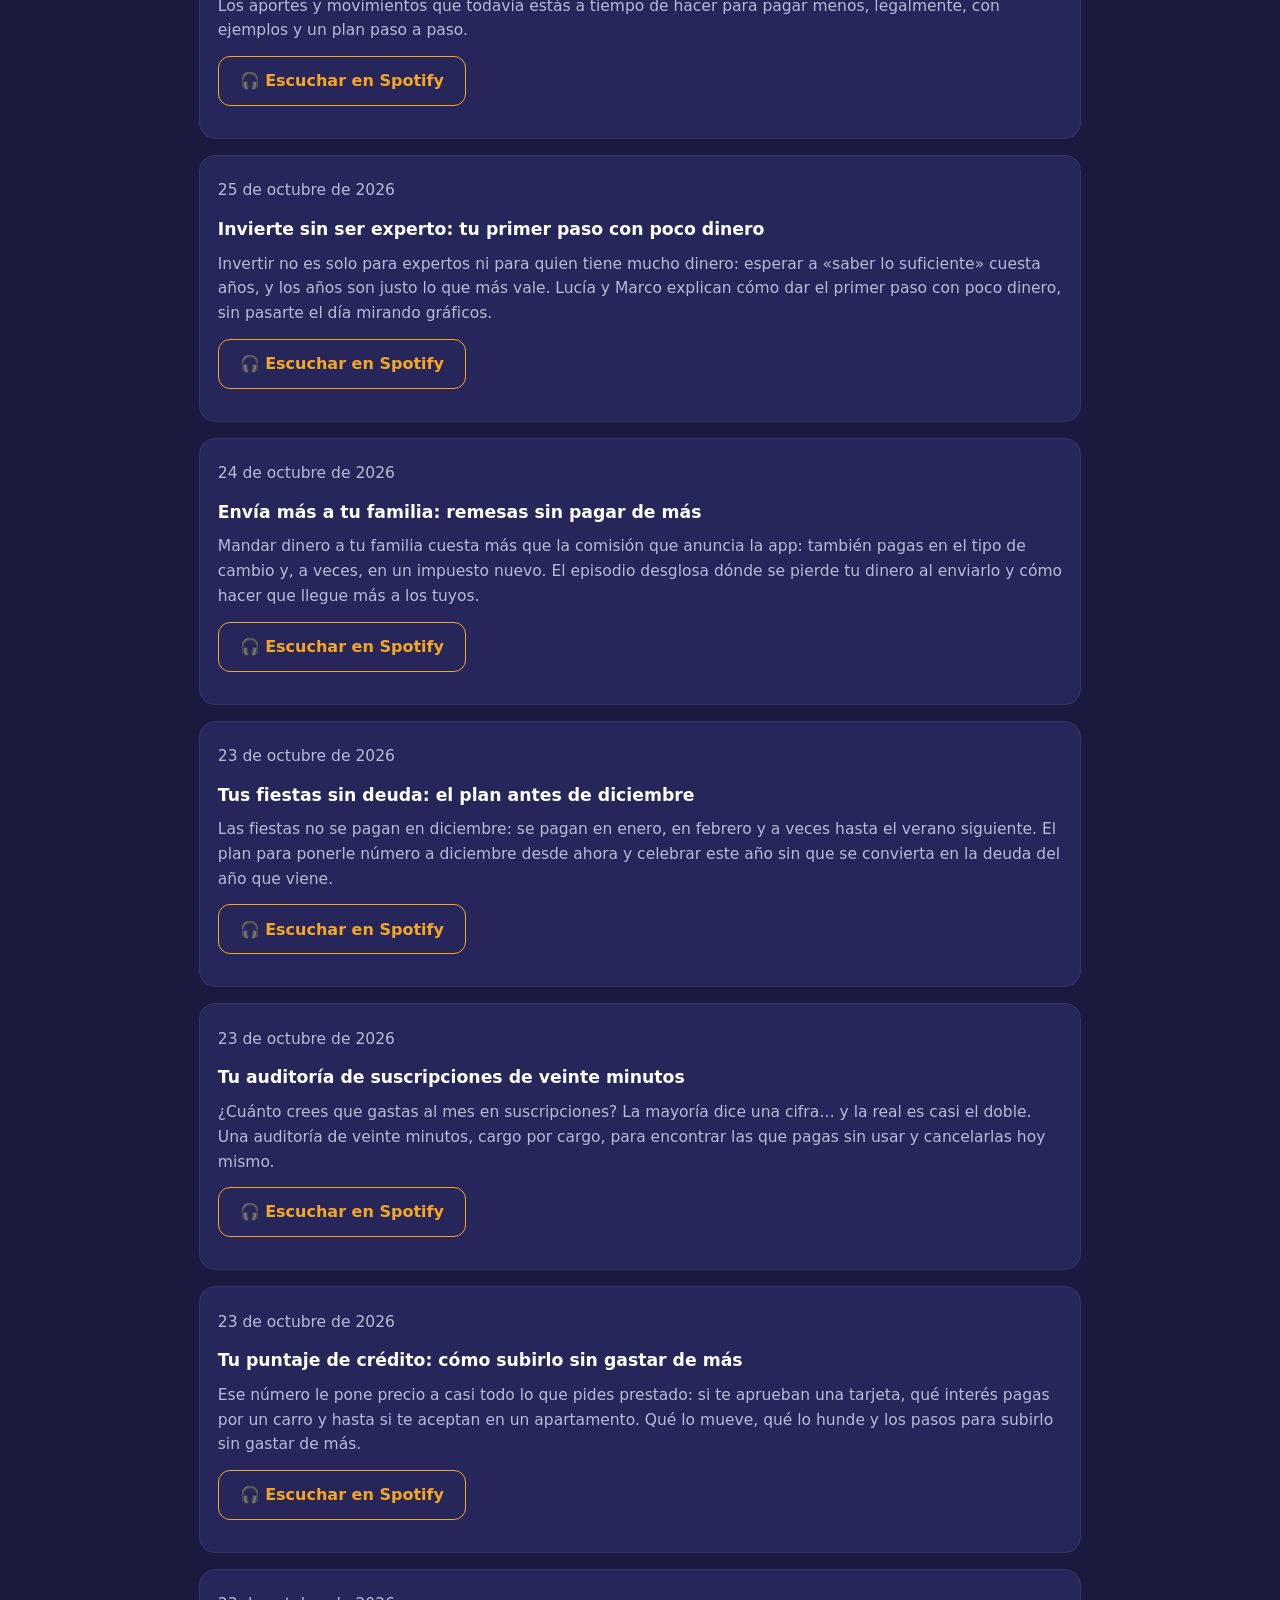
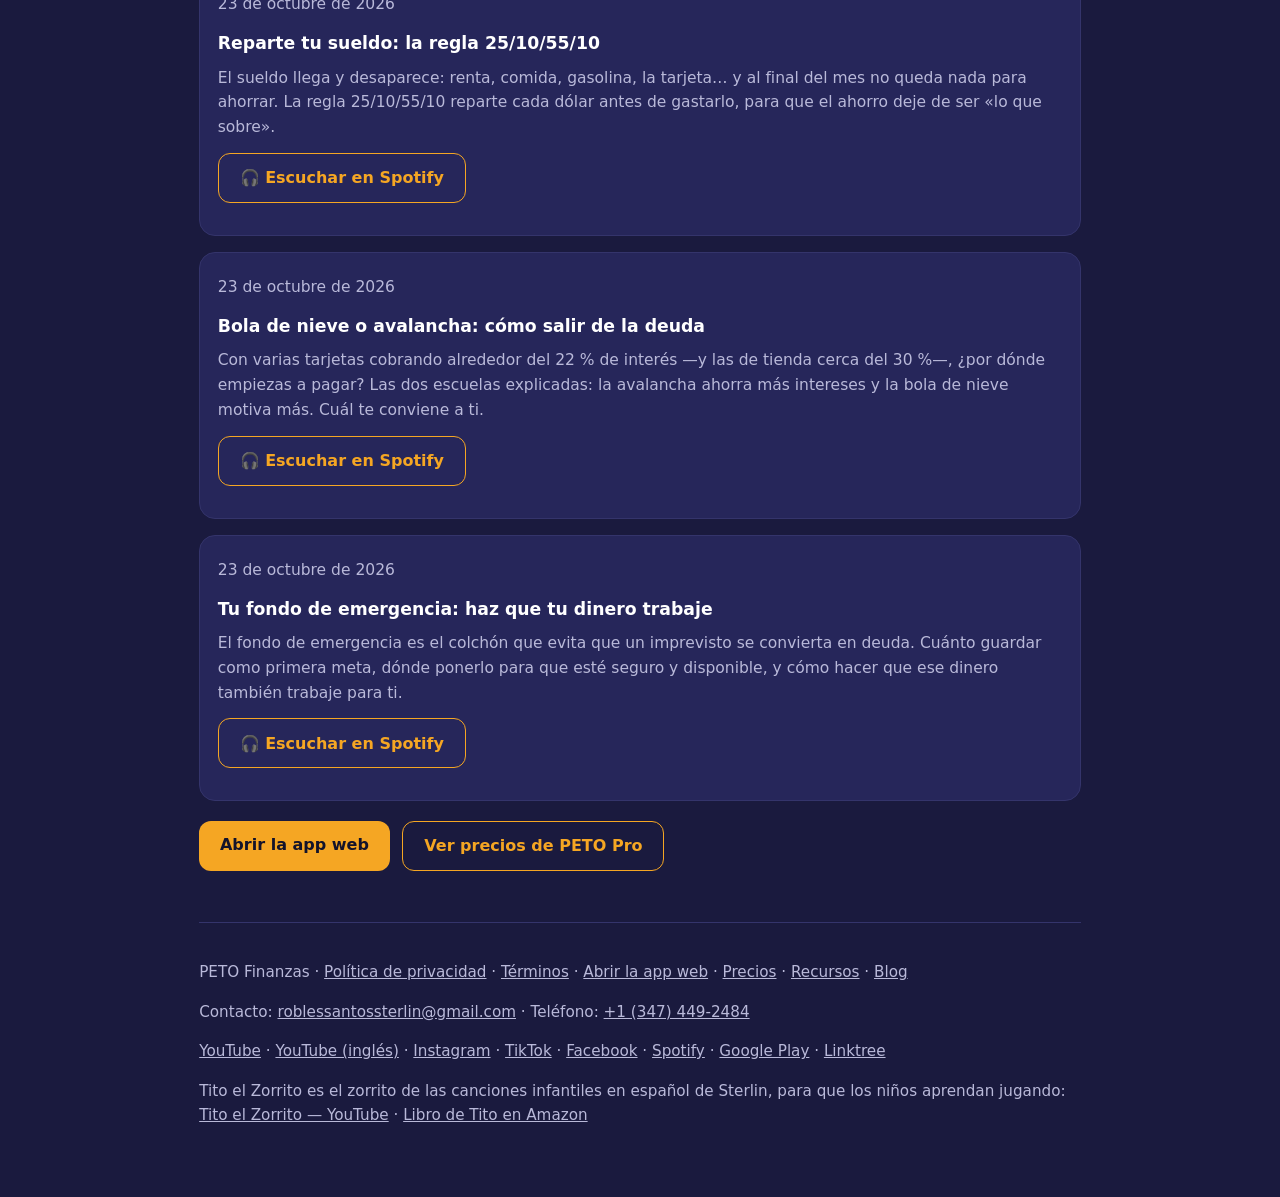
<file: blog/index.html>
<!DOCTYPE html>
<html lang="es">
<head>
<meta charset="UTF-8">
<meta name="viewport" content="width=device-width, initial-scale=1">
<title>Blog del podcast «Finanzas Personales» — PETO · petofinanzas</title>
<meta name="description" content="Todos los episodios del podcast Finanzas Personales, con Lucía y Marco: un tema de dinero por día, explicado sin palabras raras, con su resumen y el enlace para escucharlo en Spotify.">
<link rel="icon" href="../logo.png">
<link rel="stylesheet" href="../sitio.css">
</head>
<body>
<div class="wrap">
  <header class="site">
    <img src="/logo.png" alt="Logo de PETO Finanzas" data-i18n-attr="alt:alt_logo">
    <a class="brand" href="/">PETO Finanzas</a>
    <button class="nav-toggle" type="button" aria-label="Abrir menú" aria-expanded="false" aria-controls="nav-principal">☰</button>
    <nav id="nav-principal">
      <a href="/#calculadoras" data-i18n="nav_calc">Calculadoras</a>
      <a href="/#podcast" data-i18n="nav_podcast">Podcast</a>
      <a href="/precios/" data-i18n="nav_precios">Precios</a>
      <a href="/recursos/" data-i18n="nav_recursos">Recursos</a>
      <a href="/blog/" data-i18n="nav_blog">Blog</a>
      <a href="/privacidad/" data-i18n="nav_priv">Privacidad</a>
      <span class="lang-switch" role="group" aria-label="Idioma / Language">
        <button type="button" data-lang-btn="es">ES</button>
        <button type="button" data-lang-btn="en">EN</button>
      </span>
      <a class="btn" href="/app/" data-i18n="btn_probar">Probar gratis</a>
    </nav>
  </header>

  <p class="crumb" data-i18n="crumb"><a href="../">Inicio</a> › Blog del podcast</p>
  <h1 style="font-size:1.9rem" data-i18n="h1">🎙️ Finanzas Personales, el blog</h1>
  <p class="muted" style="max-width:620px" data-i18n="intro">Cada día, un episodio del podcast de la familia PETO, con <strong>Lucía y Marco</strong>: un tema de dinero explicado sin palabras raras, con ejemplos y un plan paso a paso. Aquí queda el resumen de cada episodio y el botón para escucharlo en Spotify. Los episodios se publican en español.</p>

  <!-- CÓMO AGREGAR UN EPISODIO NUEVO: copia el primer bloque <article>
       completo de la lista, pégalo ENCIMA de los demás (el más nuevo va
       primero) y cambia la fecha, el título, el resumen y el enlace de
       Spotify. Nada más: la página no necesita ningún otro cambio. -->

  <div class="pila" style="margin-top:1.4rem">

    <article class="card">
      <p class="ep-fecha">24 de noviembre de 2026</p>
      <h3>Tus impuestos de 2026 cambiaron: lo que la ley nueva te devuelve</h3>
      <p>La ley nueva cambió tus impuestos de 2026: qué se mueve, qué te devuelve y qué revisar antes de que cierre el año, con números claros y sin palabras raras.</p>
      <p><a class="btn ghost" href="https://open.spotify.com/episode/2xgBsw1ywNqkwaqe2nN24u" target="_blank" rel="noopener" data-i18n="ep_listen">🎧 Escuchar en Spotify</a></p>
    </article>
    <article class="card">
      <p class="ep-fecha">23 de noviembre de 2026</p>
      <h3>Antes del 31 de diciembre: los cinco movimientos de dinero que no pueden esperar a enero</h3>
      <p>Cinco movimientos de dinero que no pueden esperar a enero: lo que todavía estás a tiempo de hacer antes del 31 de diciembre para cerrar el año con ventaja.</p>
      <p><a class="btn ghost" href="https://open.spotify.com/episode/1N17oVOOpv7kMnfBIC0cXc" target="_blank" rel="noopener" data-i18n="ep_listen">🎧 Escuchar en Spotify</a></p>
    </article>
    <article class="card">
      <p class="ep-fecha">22 de noviembre de 2026</p>
      <h3>La HSA: la cuenta que te ahorra impuestos tres veces</h3>
      <p>La HSA es la única cuenta que te ahorra impuestos tres veces: al meter el dinero, mientras crece y al sacarlo para gastos de salud. Cómo funciona y quién puede abrirla.</p>
      <p><a class="btn ghost" href="https://open.spotify.com/episode/5ddq3pNDH5PxswcgFaJ4RC" target="_blank" rel="noopener" data-i18n="ep_listen">🎧 Escuchar en Spotify</a></p>
    </article>
    <article class="card">
      <p class="ep-fecha">21 de noviembre de 2026</p>
      <h3>El IRA: tu jubilación no depende de tu jefe</h3>
      <p>El IRA es tu jubilación sin depender de tu jefe: cómo abrirlo, cuánto aportar y en qué se diferencia del 401(k), explicado con números reales.</p>
      <p><a class="btn ghost" href="https://open.spotify.com/episode/0LBm5xFCD5S5s2WJqDJ8ld" target="_blank" rel="noopener" data-i18n="ep_listen">🎧 Escuchar en Spotify</a></p>
    </article>
    <article class="card">
      <p class="ep-fecha">20 de noviembre de 2026</p>
      <h3>Tu cheque de pago explicado: dónde se va tu dinero antes de cobrar</h3>
      <p>Tu cheque de pago explicado línea por línea: dónde se va tu dinero antes de cobrar — impuestos, Seguro Social y deducciones — y cómo leer tu talón sin perderte.</p>
      <p><a class="btn ghost" href="https://open.spotify.com/episode/531X0LlxDEvVzibIizeZ5s" target="_blank" rel="noopener" data-i18n="ep_listen">🎧 Escuchar en Spotify</a></p>
    </article>
    <article class="card">
      <p class="ep-fecha">19 de noviembre de 2026</p>
      <h3>Tu 401(k): el dinero gratis que estás dejando en la mesa</h3>
      <p>Tu 401(k) guarda dinero gratis: el aporte que tu empleador iguala y que muchos dejan en la mesa. Cuánto es, cómo se reclama y por qué es el primer paso.</p>
      <p><a class="btn ghost" href="https://open.spotify.com/episode/0KVBNUIixZWUBPUiUJA831" target="_blank" rel="noopener" data-i18n="ep_listen">🎧 Escuchar en Spotify</a></p>
    </article>
    <article class="card">
      <p class="ep-fecha">18 de noviembre de 2026</p>
      <h3>Te quieren robar tu dinero: fraudes y estafas que debes conocer antes de diciembre</h3>
      <p>Te quieren robar tu dinero: los fraudes y estafas que más circulan antes de diciembre, cómo se ven por dentro y las señales para detectarlos antes de caer.</p>
      <p><a class="btn ghost" href="https://open.spotify.com/episode/2qJybcMpyfIqKZx8MfHIAE" target="_blank" rel="noopener" data-i18n="ep_listen">🎧 Escuchar en Spotify</a></p>
    </article>
    <article class="card">
      <p class="ep-fecha">17 de noviembre de 2026</p>
      <h3>Tu seguro médico de 2027: elige bien antes del 15 de diciembre</h3>
      <p>Tu seguro médico de 2027 se elige antes del 15 de diciembre: qué mirar en la prima, el deducible y la red de doctores para no pagar de más todo el año.</p>
      <p><a class="btn ghost" href="https://open.spotify.com/episode/6f26U3liW3wFdbBumOgiTn" target="_blank" rel="noopener" data-i18n="ep_listen">🎧 Escuchar en Spotify</a></p>
    </article>
    <article class="card">
      <p class="ep-fecha">16 de noviembre de 2026</p>
      <h3>Tu reporte de crédito tiene errores: encuéntralos y dispútalos gratis</h3>
      <p>Tu reporte de crédito puede tener errores que te cuestan dinero: cómo pedirlo gratis, encontrar los errores y disputarlos paso a paso, sin pagarle a nadie.</p>
      <p><a class="btn ghost" href="https://open.spotify.com/episode/6FqgfTCNkf0ziIBGxuwEGQ" target="_blank" rel="noopener" data-i18n="ep_listen">🎧 Escuchar en Spotify</a></p>
    </article>
    <article class="card">
      <p class="ep-fecha">15 de noviembre de 2026</p>
      <h3>La cuesta de enero: llega a febrero sin deudas nuevas</h3>
      <p>La cuesta de enero se evita en noviembre: el plan para llegar a febrero sin deudas nuevas después de los gastos de diciembre.</p>
      <p><a class="btn ghost" href="https://open.spotify.com/episode/7Jr1J7kHKklMECvlfvheBq" target="_blank" rel="noopener" data-i18n="ep_listen">🎧 Escuchar en Spotify</a></p>
    </article>
    <article class="card">
      <p class="ep-fecha">14 de noviembre de 2026</p>
      <h3>Tu bono de fin de año: el plan para que no se esfume en diciembre</h3>
      <p>Tu bono de fin de año puede esfumarse en diciembre si no tiene plan: cómo repartirlo entre deudas, fondo y gustos antes de que llegue.</p>
      <p><a class="btn ghost" href="https://open.spotify.com/episode/7CwxvRWzZej0Z5o7dCIDbK" target="_blank" rel="noopener" data-i18n="ep_listen">🎧 Escuchar en Spotify</a></p>
    </article>
    <article class="card">
      <p class="ep-fecha">13 de noviembre de 2026</p>
      <h3>Pide un aumento sin miedo: cómo negociar tu sueldo en 2026</h3>
      <p>Pide un aumento sin miedo: cómo preparar la conversación, qué números llevar y qué decir para negociar tu sueldo en 2026.</p>
      <p><a class="btn ghost" href="https://open.spotify.com/episode/3BP16ab1XDikOYFoBrHksy" target="_blank" rel="noopener" data-i18n="ep_listen">🎧 Escuchar en Spotify</a></p>
    </article>
    <article class="card">
      <p class="ep-fecha">12 de noviembre de 2026</p>
      <h3>El plan 529: ahorra para la universidad de tu hijo sin ahogarte</h3>
      <p>El plan 529 ahorra para la universidad de tu hijo con ventajas de impuestos: cómo abrirlo, cuánto poner al mes y qué pasa si el niño elige otro camino.</p>
      <p><a class="btn ghost" href="https://open.spotify.com/episode/0IdZfbxABxc1CRS84B0WTZ" target="_blank" rel="noopener" data-i18n="ep_listen">🎧 Escuchar en Spotify</a></p>
    </article>
    <article class="card">
      <p class="ep-fecha">11 de noviembre de 2026</p>
      <h3>Remesas: lo que de verdad te cuesta mandar dinero a casa</h3>
      <p>Remesas: lo que de verdad te cuesta mandar dinero a casa — comisión, tipo de cambio y el impuesto nuevo — y cómo hacer que llegue más.</p>
      <p><a class="btn ghost" href="https://open.spotify.com/episode/2yw3saFflYZh4t6AA1Y5aO" target="_blank" rel="noopener" data-i18n="ep_listen">🎧 Escuchar en Spotify</a></p>
    </article>
    <article class="card">
      <p class="ep-fecha">10 de noviembre de 2026</p>
      <h3>Tu sueldo cambia cada mes: el presupuesto que sí funciona con ingresos variables</h3>
      <p>Tu sueldo cambia cada mes y el presupuesto fijo no sirve: el sistema que sí funciona con ingresos variables, semana a semana.</p>
      <p><a class="btn ghost" href="https://open.spotify.com/episode/25WGasWXPG1yY3ynonYnk5" target="_blank" rel="noopener" data-i18n="ep_listen">🎧 Escuchar en Spotify</a></p>
    </article>
    <article class="card">
      <p class="ep-fecha">9 de noviembre de 2026</p>
      <h3>Tu primera casa: cuánto necesitas de verdad y cómo juntar el enganche</h3>
      <p>Tu primera casa: cuánto necesitas de verdad para el enganche, qué gastos vienen detrás y cómo juntar el dinero sin ahogarte.</p>
      <p><a class="btn ghost" href="https://open.spotify.com/episode/74GBiLtNpIyCOOifkcLOOo" target="_blank" rel="noopener" data-i18n="ep_listen">🎧 Escuchar en Spotify</a></p>
    </article>
    <article class="card">
      <p class="ep-fecha">8 de noviembre de 2026</p>
      <h3>Dinero en pareja: cómo hablar de plata sin pelear y armar un plan juntos</h3>
      <p>Dinero en pareja: cómo hablar de plata sin pelear, decidir cuentas juntas o separadas y armar un plan que los dos cumplan.</p>
      <p><a class="btn ghost" href="https://open.spotify.com/episode/4UQJ9DKlcUT91lQc5AZCVt" target="_blank" rel="noopener" data-i18n="ep_listen">🎧 Escuchar en Spotify</a></p>
    </article>
    <article class="card">
      <p class="ep-fecha">7 de noviembre de 2026</p>
      <h3>El orden correcto de tu dinero: qué hacer primero con cada dólar</h3>
      <p>El orden correcto de tu dinero: qué hacer primero con cada dólar que entra — antes de gastar, antes de invertir — y por qué ese orden cambia todo.</p>
      <p><a class="btn ghost" href="https://open.spotify.com/episode/4fJf0FgvA0dqP39AH82IQn" target="_blank" rel="noopener" data-i18n="ep_listen">🎧 Escuchar en Spotify</a></p>
    </article>
    <article class="card">
      <p class="ep-fecha">6 de noviembre de 2026</p>
      <h3>Tu carro se come tu sueldo: cuánto cuesta de verdad y cómo bajarlo</h3>
      <p>Tu carro se come tu sueldo: cuánto cuesta de verdad tener carro al mes (seguro, gasolina, mantenimiento y pago) y cómo bajar esa cifra.</p>
      <p><a class="btn ghost" href="https://open.spotify.com/episode/3JzKtQGUZjagGfFEkXjog5" target="_blank" rel="noopener" data-i18n="ep_listen">🎧 Escuchar en Spotify</a></p>
    </article>
    <article class="card">
      <p class="ep-fecha">5 de noviembre de 2026</p>
      <h3>Vivir de cheque en cheque: el plan de 30 días para romper el ciclo</h3>
      <p>Vivir de cheque en cheque se rompe con un plan de 30 días: los pasos, semana a semana, para crear tu primer colchón y dejar de contar los días para cobrar.</p>
      <p><a class="btn ghost" href="https://open.spotify.com/episode/2tEGzK5CI8hbF5tnx2mjCe" target="_blank" rel="noopener" data-i18n="ep_listen">🎧 Escuchar en Spotify</a></p>
    </article>
    <article class="card">
      <p class="ep-fecha">4 de noviembre de 2026</p>
      <h3>Black Friday sin deuda: tu plan para comprar sin arrepentirte</h3>
      <p>Black Friday sin deuda: tu plan para comprar con lista, con tope y sin arrepentirte en enero, aprovechando las ofertas de verdad.</p>
      <p><a class="btn ghost" href="https://open.spotify.com/episode/6karJmxALmDfOqgrOdvMEE" target="_blank" rel="noopener" data-i18n="ep_listen">🎧 Escuchar en Spotify</a></p>
    </article>
    <article class="card">
      <p class="ep-fecha">3 de noviembre de 2026</p>
      <h3>Gastos hormiga: los pequeños gastos que se comen tu quincena</h3>
      <p>Gastos hormiga: los pequeños gastos que se comen tu quincena — café, delivery, antojos — y cómo detectarlos con la cuenta real del mes.</p>
      <p><a class="btn ghost" href="https://open.spotify.com/episode/0XbY5Wvbvg2lGr1CpxhJnF" target="_blank" rel="noopener" data-i18n="ep_listen">🎧 Escuchar en Spotify</a></p>
    </article>
    <article class="card">
      <p class="ep-fecha">2 de noviembre de 2026</p>
      <h3>Presupuesto base cero: dale un trabajo a cada dólar antes de cobrar</h3>
      <p>Presupuesto base cero: dale un trabajo a cada dólar antes de cobrar, para que el dinero deje de desaparecer sin que sepas en qué se fue.</p>
      <p><a class="btn ghost" href="https://open.spotify.com/episode/1gM8EgikNSxlRVUh3puMyM" target="_blank" rel="noopener" data-i18n="ep_listen">🎧 Escuchar en Spotify</a></p>
    </article>
    <article class="card">
      <p class="ep-fecha">1 de noviembre de 2026</p>
      <h3>Fondos apartados: que ningún gasto grande te agarre sin dinero</h3>
      <p>Fondos apartados: que ningún gasto grande te agarre sin dinero. El sistema de apartados para los gastos que sabes que vienen: el seguro, las placas, los cumpleaños.</p>
      <p><a class="btn ghost" href="https://open.spotify.com/episode/6ts5QUErgHCu6hMLjySp8Q" target="_blank" rel="noopener" data-i18n="ep_listen">🎧 Escuchar en Spotify</a></p>
    </article>
    <article class="card">
      <p class="ep-fecha">31 de octubre de 2026</p>
      <h3>Elige tu seguro de salud para 2027 antes de que se acabe el plazo</h3>
      <p>Elige tu seguro de salud para 2027 antes de que se acabe el plazo: qué comparar entre planes para no quedarte con el caro ni con el que no cubre.</p>
      <p><a class="btn ghost" href="https://open.spotify.com/episode/3QyV1DCUmwtbsAbbbGa8ME" target="_blank" rel="noopener" data-i18n="ep_listen">🎧 Escuchar en Spotify</a></p>
    </article>
    <article class="card">
      <p class="ep-fecha">30 de octubre de 2026</p>
      <h3>Tu segundo ingreso: gana más sin quemarte ni endeudarte</h3>
      <p>Tu segundo ingreso: cómo ganar más sin quemarte ni endeudarte — ideas reales, cuánto tiempo piden y cómo elegir la que sí cabe en tu vida.</p>
      <p><a class="btn ghost" href="https://open.spotify.com/episode/1s82NKBuTwIgbAtMHARw5k" target="_blank" rel="noopener" data-i18n="ep_listen">🎧 Escuchar en Spotify</a></p>
    </article>
    <article class="card">
      <p class="ep-fecha">29 de octubre de 2026</p>
      <h3>Baja tus facturas sin bajar tu vida: negocia teléfono, internet y seguros</h3>
      <p>Baja tus facturas sin bajar tu vida: negocia teléfono, internet y seguros con los números y las frases que usan Lucía y Marco.</p>
      <p><a class="btn ghost" href="https://open.spotify.com/episode/6h7mdrOpbxQZypCWVY0Cwz" target="_blank" rel="noopener" data-i18n="ep_listen">🎧 Escuchar en Spotify</a></p>
    </article>
    <article class="card">
      <p class="ep-fecha">29 de octubre de 2026</p>
      <h3>Tu jubilación sin sustos: cuánto necesitas y cómo empezar hoy</h3>
      <p>Tu jubilación sin sustos: cuánto necesitas de verdad, cómo empezar hoy con lo que tienes y por qué empezar pequeño le gana a empezar tarde.</p>
      <p><a class="btn ghost" href="https://open.spotify.com/episode/04IQqUAqwbucXGBPXxTg36" target="_blank" rel="noopener" data-i18n="ep_listen">🎧 Escuchar en Spotify</a></p>
    </article>

    <article class="card">
      <p class="ep-fecha">27 de octubre de 2026</p>
      <h3>El seguro que sí necesitas y el que no: protege tu dinero sin pagar de más</h3>
      <p>No todo seguro protege: algunos cuidan tu dinero y otros solo te lo quitan mes a mes. Lucía y Marco revisan, con números, qué seguros valen su precio y cuáles son gasto de más que puedes recortar sin quedar desprotegido.</p>
      <p><a class="btn ghost" href="https://open.spotify.com/episode/15Ae4kT13sfp5vfnH9g8QP" target="_blank" rel="noopener" data-i18n="ep_listen">🎧 Escuchar en Spotify</a></p>
    </article>

    <article class="card">
      <p class="ep-fecha">26 de octubre de 2026</p>
      <h3>Antes del 31 de diciembre: paga menos impuestos legalmente</h3>
      <p>El año fiscal se cierra el 31 de diciembre: lo que no muevas antes de esa fecha ya no baja tus impuestos. Los aportes y movimientos que todavía estás a tiempo de hacer para pagar menos, legalmente, con ejemplos y un plan paso a paso.</p>
      <p><a class="btn ghost" href="https://open.spotify.com/episode/6TI9F6Jo5ZdLY9WIqc3uC6" target="_blank" rel="noopener" data-i18n="ep_listen">🎧 Escuchar en Spotify</a></p>
    </article>

    <article class="card">
      <p class="ep-fecha">25 de octubre de 2026</p>
      <h3>Invierte sin ser experto: tu primer paso con poco dinero</h3>
      <p>Invertir no es solo para expertos ni para quien tiene mucho dinero: esperar a «saber lo suficiente» cuesta años, y los años son justo lo que más vale. Lucía y Marco explican cómo dar el primer paso con poco dinero, sin pasarte el día mirando gráficos.</p>
      <p><a class="btn ghost" href="https://open.spotify.com/episode/5ACm1xI0Je3DBzDXmftmUW" target="_blank" rel="noopener" data-i18n="ep_listen">🎧 Escuchar en Spotify</a></p>
    </article>

    <article class="card">
      <p class="ep-fecha">24 de octubre de 2026</p>
      <h3>Envía más a tu familia: remesas sin pagar de más</h3>
      <p>Mandar dinero a tu familia cuesta más que la comisión que anuncia la app: también pagas en el tipo de cambio y, a veces, en un impuesto nuevo. El episodio desglosa dónde se pierde tu dinero al enviarlo y cómo hacer que llegue más a los tuyos.</p>
      <p><a class="btn ghost" href="https://open.spotify.com/episode/3xs92dMEeRMWSLHNs8yB69" target="_blank" rel="noopener" data-i18n="ep_listen">🎧 Escuchar en Spotify</a></p>
    </article>

    <article class="card">
      <p class="ep-fecha">23 de octubre de 2026</p>
      <h3>Tus fiestas sin deuda: el plan antes de diciembre</h3>
      <p>Las fiestas no se pagan en diciembre: se pagan en enero, en febrero y a veces hasta el verano siguiente. El plan para ponerle número a diciembre desde ahora y celebrar este año sin que se convierta en la deuda del año que viene.</p>
      <p><a class="btn ghost" href="https://open.spotify.com/show/5w84Exlg8CP02lRueF1Sc3" target="_blank" rel="noopener" data-i18n="ep_listen">🎧 Escuchar en Spotify</a></p>
    </article>

    <article class="card">
      <p class="ep-fecha">23 de octubre de 2026</p>
      <h3>Tu auditoría de suscripciones de veinte minutos</h3>
      <p>¿Cuánto crees que gastas al mes en suscripciones? La mayoría dice una cifra… y la real es casi el doble. Una auditoría de veinte minutos, cargo por cargo, para encontrar las que pagas sin usar y cancelarlas hoy mismo.</p>
      <p><a class="btn ghost" href="https://open.spotify.com/show/5w84Exlg8CP02lRueF1Sc3" target="_blank" rel="noopener" data-i18n="ep_listen">🎧 Escuchar en Spotify</a></p>
    </article>

    <article class="card">
      <p class="ep-fecha">23 de octubre de 2026</p>
      <h3>Tu puntaje de crédito: cómo subirlo sin gastar de más</h3>
      <p>Ese número le pone precio a casi todo lo que pides prestado: si te aprueban una tarjeta, qué interés pagas por un carro y hasta si te aceptan en un apartamento. Qué lo mueve, qué lo hunde y los pasos para subirlo sin gastar de más.</p>
      <p><a class="btn ghost" href="https://open.spotify.com/show/5w84Exlg8CP02lRueF1Sc3" target="_blank" rel="noopener" data-i18n="ep_listen">🎧 Escuchar en Spotify</a></p>
    </article>

    <article class="card">
      <p class="ep-fecha">23 de octubre de 2026</p>
      <h3>Reparte tu sueldo: la regla 25/10/55/10</h3>
      <p>El sueldo llega y desaparece: renta, comida, gasolina, la tarjeta… y al final del mes no queda nada para ahorrar. La regla 25/10/55/10 reparte cada dólar antes de gastarlo, para que el ahorro deje de ser «lo que sobre».</p>
      <p><a class="btn ghost" href="https://open.spotify.com/show/5w84Exlg8CP02lRueF1Sc3" target="_blank" rel="noopener" data-i18n="ep_listen">🎧 Escuchar en Spotify</a></p>
    </article>

    <article class="card">
      <p class="ep-fecha">23 de octubre de 2026</p>
      <h3>Bola de nieve o avalancha: cómo salir de la deuda</h3>
      <p>Con varias tarjetas cobrando alrededor del 22 % de interés —y las de tienda cerca del 30 %—, ¿por dónde empiezas a pagar? Las dos escuelas explicadas: la avalancha ahorra más intereses y la bola de nieve motiva más. Cuál te conviene a ti.</p>
      <p><a class="btn ghost" href="https://open.spotify.com/show/5w84Exlg8CP02lRueF1Sc3" target="_blank" rel="noopener" data-i18n="ep_listen">🎧 Escuchar en Spotify</a></p>
    </article>

    <article class="card">
      <p class="ep-fecha">23 de octubre de 2026</p>
      <h3>Tu fondo de emergencia: haz que tu dinero trabaje</h3>
      <p>El fondo de emergencia es el colchón que evita que un imprevisto se convierta en deuda. Cuánto guardar como primera meta, dónde ponerlo para que esté seguro y disponible, y cómo hacer que ese dinero también trabaje para ti.</p>
      <p><a class="btn ghost" href="https://open.spotify.com/show/5w84Exlg8CP02lRueF1Sc3" target="_blank" rel="noopener" data-i18n="ep_listen">🎧 Escuchar en Spotify</a></p>
    </article>

  </div>

  <div class="cta-row">
    <a class="btn" href="../app/" data-i18n="btn_abrir">Abrir la app web</a>
    <a class="btn ghost" href="../precios/" data-i18n="btn_precios">Ver precios de PETO Pro</a>
  </div>

  <footer class="site">
    <p data-i18n="foot_1">PETO Finanzas · <a href="/privacidad/">Política de privacidad</a> · <a href="/terminos/">Términos</a> · <a href="/app/">Abrir la app web</a> · <a href="/precios/">Precios</a> · <a href="/recursos/">Recursos</a> · <a href="/blog/">Blog</a></p>
    <p data-i18n="foot_2">Contacto: <a href="mailto:roblessantossterlin@gmail.com">roblessantossterlin@gmail.com</a> · Teléfono: <a href="tel:+13474492484">+1 (347) 449-2484</a></p>
    <p><a href="https://www.youtube.com/@PetoFinanzas" target="_blank" rel="noopener">YouTube</a> · <a href="https://www.youtube.com/@PETOFinances" target="_blank" rel="noopener">YouTube (inglés)</a> · <a href="https://www.instagram.com/peto_finanzas" target="_blank" rel="noopener">Instagram</a> · <a href="https://www.tiktok.com/@peto.finanzas" target="_blank" rel="noopener">TikTok</a> · <a href="https://www.facebook.com/share/g/1Eq7WNgLGG/" target="_blank" rel="noopener">Facebook</a> · <a href="https://open.spotify.com/show/5w84Exlg8CP02lRueF1Sc3" target="_blank" rel="noopener">Spotify</a> · <a href="https://play.google.com/store/apps/details?id=app.peto" target="_blank" rel="noopener">Google Play</a> · <a href="https://linktr.ee/petofinanzas" target="_blank" rel="noopener">Linktree</a></p>
    <p data-i18n="foot_3">Tito el Zorrito es el zorrito de las canciones infantiles en español de Sterlin, para que los niños aprendan jugando: <a href="https://www.youtube.com/@TitoElZorritoCanciones" target="_blank" rel="noopener">Tito el Zorrito — YouTube</a> · <a href="https://www.amazon.com/dp/B0HS2ZQG93" target="_blank" rel="noopener">Libro de Tito en Amazon</a></p>
  </footer>
</div>
<script>
window.PETO_TEXTOS = {
  es: {
    __title: 'Blog del podcast «Finanzas Personales» — PETO · petofinanzas',
    __desc: 'Todos los episodios del podcast Finanzas Personales, con Lucía y Marco: un tema de dinero por día, explicado sin palabras raras, con su resumen y el enlace para escucharlo en Spotify.',
    alt_logo: 'Logo de PETO Finanzas',
    nav_calc: 'Calculadoras',
    nav_podcast: 'Podcast',
    nav_precios: 'Precios',
    nav_recursos: 'Recursos',
    nav_blog: 'Blog',
    nav_priv: 'Privacidad',
    btn_probar: 'Probar gratis',
    crumb: '<a href="../">Inicio</a> › Blog del podcast',
    h1: '🎙️ Finanzas Personales, el blog',
    intro: 'Cada día, un episodio del podcast de la familia PETO, con <strong>Lucía y Marco</strong>: un tema de dinero explicado sin palabras raras, con ejemplos y un plan paso a paso. Aquí queda el resumen de cada episodio y el botón para escucharlo en Spotify. Los episodios se publican en español.',
    ep_listen: '🎧 Escuchar en Spotify',
    btn_abrir: 'Abrir la app web',
    btn_precios: 'Ver precios de PETO Pro',
    foot_1: 'PETO Finanzas · <a href="/privacidad/">Política de privacidad</a> · <a href="/terminos/">Términos</a> · <a href="/app/">Abrir la app web</a> · <a href="/precios/">Precios</a> · <a href="/recursos/">Recursos</a> · <a href="/blog/">Blog</a>',
    foot_2: 'Contacto: <a href="mailto:roblessantossterlin@gmail.com">roblessantossterlin@gmail.com</a> · Teléfono: <a href="tel:+13474492484">+1 (347) 449-2484</a>',
    foot_3: 'Tito el Zorrito es el zorrito de las canciones infantiles en español de Sterlin, para que los niños aprendan jugando: <a href="https://www.youtube.com/@TitoElZorritoCanciones" target="_blank" rel="noopener">Tito el Zorrito — YouTube</a> · <a href="https://www.amazon.com/dp/B0HS2ZQG93" target="_blank" rel="noopener">Libro de Tito en Amazon</a>'
  },
  en: {
    __title: '“Finanzas Personales” podcast blog — PETO · petofinanzas',
    __desc: 'All the episodes of the Finanzas Personales podcast, with Lucía and Marco: one money topic per day, explained without fancy words, with its summary and the link to listen on Spotify.',
    alt_logo: 'PETO Finanzas logo',
    nav_calc: 'Calculators',
    nav_podcast: 'Podcast',
    nav_precios: 'Pricing',
    nav_recursos: 'Resources',
    nav_blog: 'Blog',
    nav_priv: 'Privacy',
    btn_probar: 'Try it free',
    crumb: '<a href="../">Home</a> › Podcast blog',
    h1: '🎙️ Finanzas Personales, the blog',
    intro: 'Every day, an episode of the PETO family podcast, with <strong>Lucía and Marco</strong>: a money topic explained without fancy words, with examples and a step-by-step plan. Here is the summary of each episode and the button to listen to it on Spotify. Episodes are published in Spanish.',
    ep_listen: '🎧 Listen on Spotify',
    btn_abrir: 'Open the web app',
    btn_precios: 'See PETO Pro pricing',
    foot_1: 'PETO Finanzas · <a href="/privacidad/">Privacy Policy</a> · <a href="/terminos/">Terms</a> · <a href="/app/">Open the web app</a> · <a href="/precios/">Pricing</a> · <a href="/recursos/">Resources</a> · <a href="/blog/">Blog</a>',
    foot_2: 'Contact: <a href="mailto:roblessantossterlin@gmail.com">roblessantossterlin@gmail.com</a> · Phone: <a href="tel:+13474492484">+1 (347) 449-2484</a>',
    foot_3: 'Tito el Zorrito is Sterlin\'s little fox from the Spanish children\'s songs, so kids learn while they play: <a href="https://www.youtube.com/@TitoElZorritoCanciones" target="_blank" rel="noopener">Tito el Zorrito — YouTube</a> · <a href="https://www.amazon.com/dp/B0HS2ZQG93" target="_blank" rel="noopener">Tito\'s book on Amazon</a>'
  }
};
</script>
<script src="../i18n.js"></script>
</body>
</html>
</file>
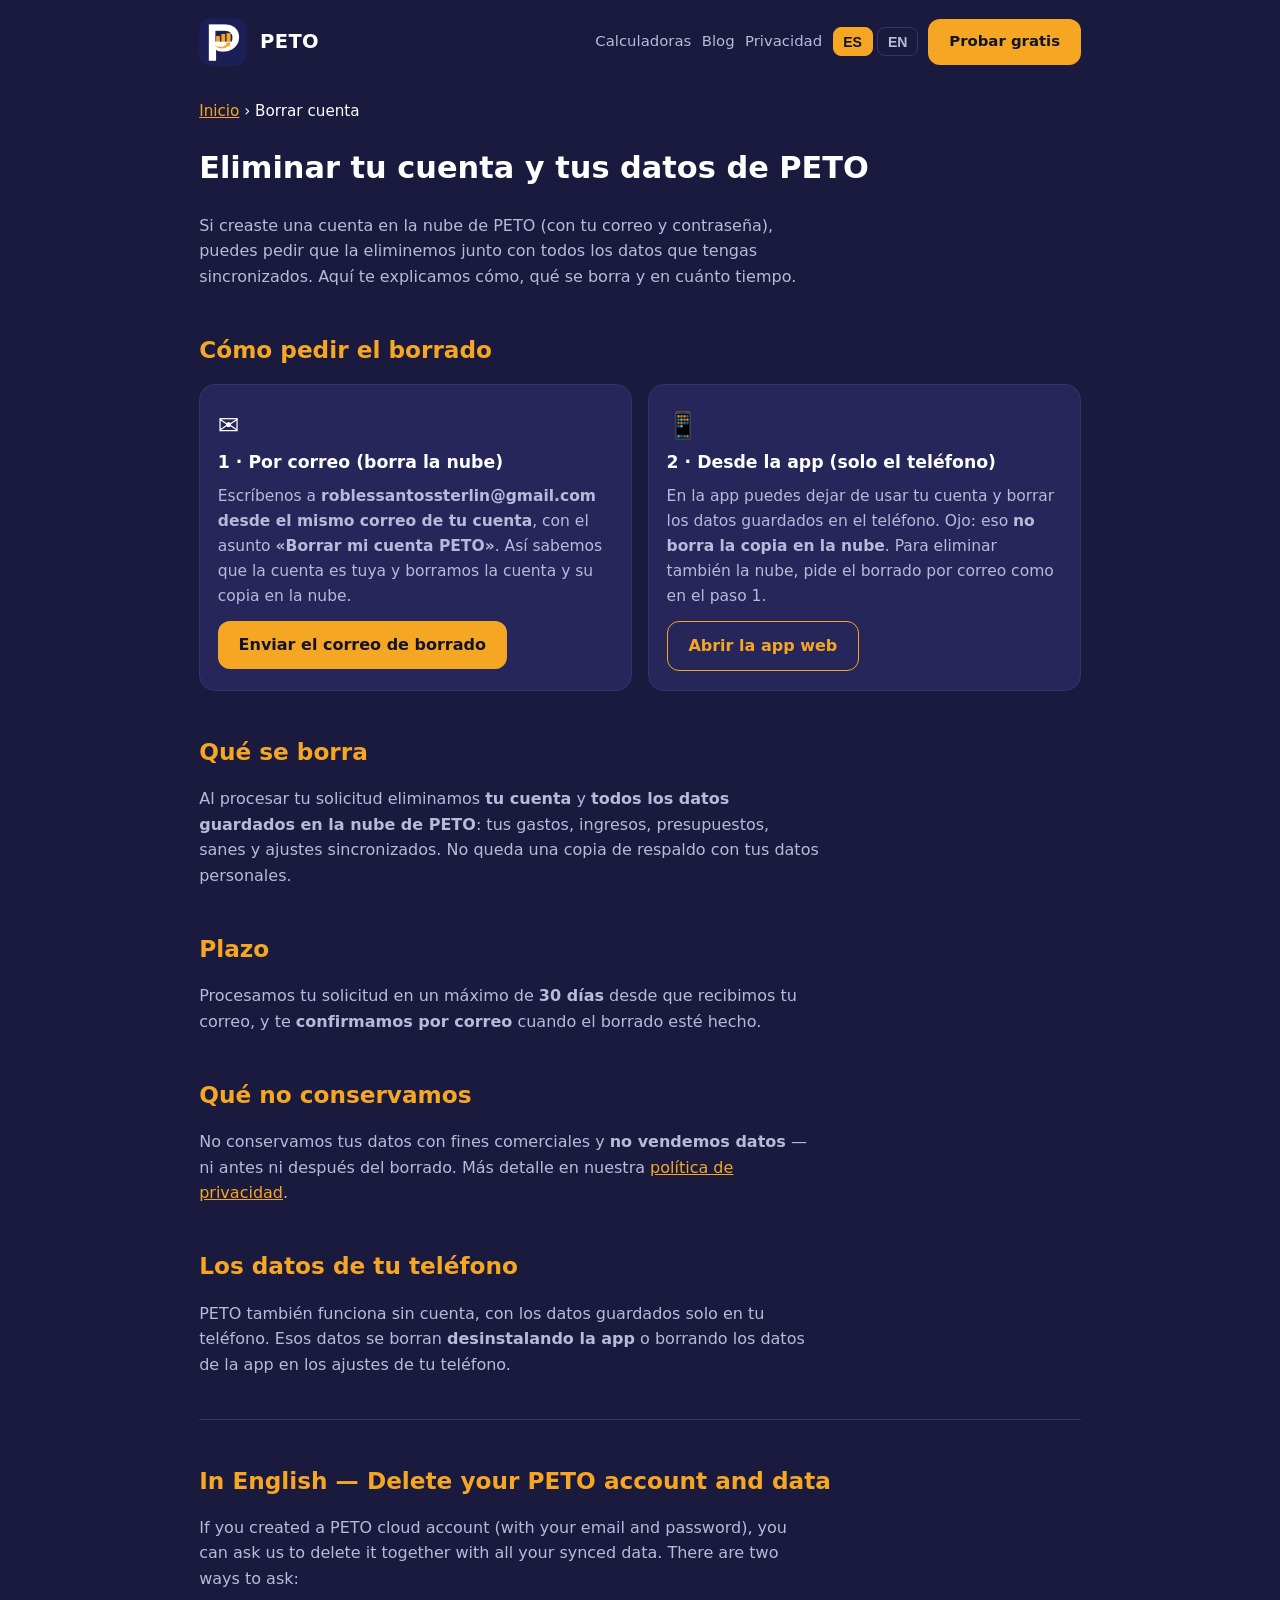
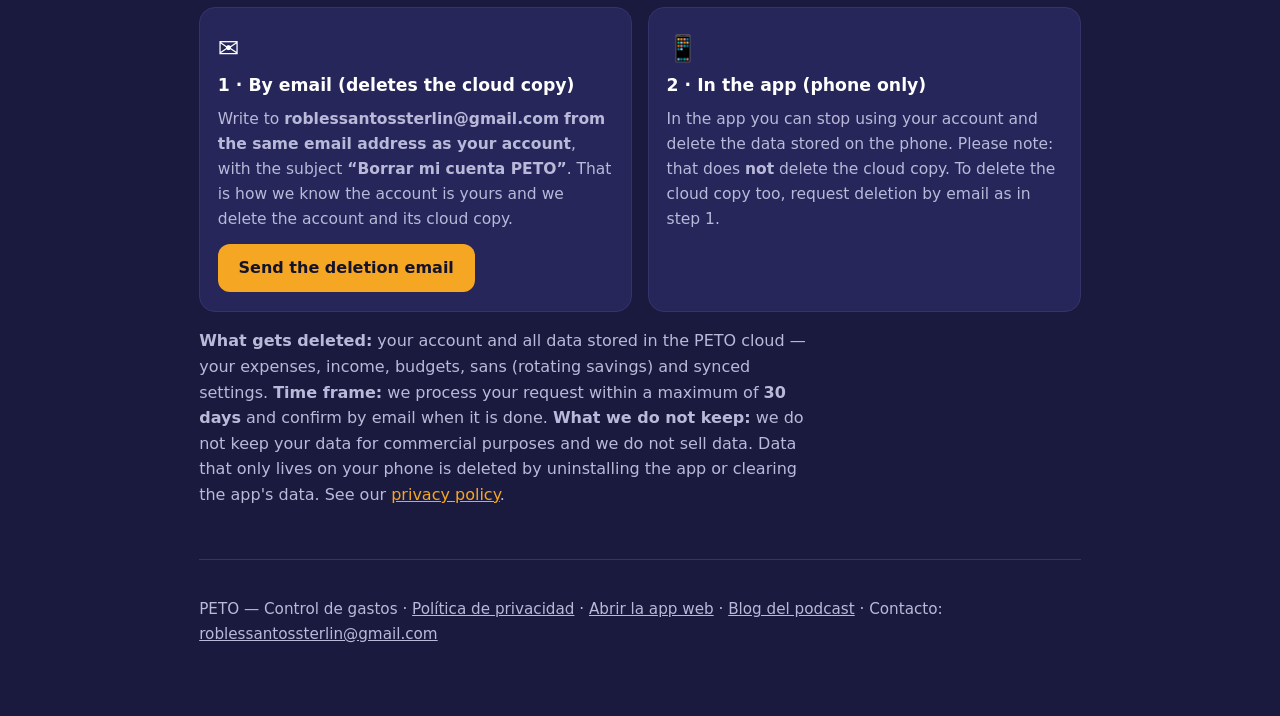
<file: borrar-cuenta/index.html>
<!DOCTYPE html>
<html lang="es">
<head>
<meta charset="UTF-8">
<meta name="viewport" content="width=device-width, initial-scale=1">
<title>Eliminar tu cuenta y tus datos de PETO · petofinanzas</title>
<meta name="description" content="Cómo pedir la eliminación de tu cuenta de PETO y de todos tus datos guardados en la nube: por correo, en un máximo de 30 días, sin conservar nada con fines comerciales.">
<link rel="icon" href="../logo.png">
<link rel="stylesheet" href="../sitio.css">
</head>
<body>
<div class="wrap">
  <header class="site">
    <img src="../logo.png" alt="Logo de PETO" data-i18n-attr="alt:alt_logo">
    <a class="brand" href="../">PETO</a>
    <nav>
      <a href="../#calculadoras" data-i18n="nav_calc">Calculadoras</a>
      <a href="../blog/" data-i18n="nav_blog">Blog</a>
      <a href="../privacidad/" data-i18n="nav_priv">Privacidad</a>
      <span class="lang-switch" role="group" aria-label="Idioma / Language">
        <button type="button" data-lang-btn="es">ES</button>
        <button type="button" data-lang-btn="en">EN</button>
      </span>
      <a class="btn" href="../app/" data-i18n="btn_probar">Probar gratis</a>
    </nav>
  </header>

  <p class="crumb" data-i18n="crumb"><a href="../">Inicio</a> › Borrar cuenta</p>
  <h1 style="font-size:1.9rem" data-i18n="h1">Eliminar tu cuenta y tus datos de PETO</h1>
  <p class="muted" style="max-width:620px" data-i18n="intro">Si creaste una cuenta en la nube de PETO (con tu correo y contraseña), puedes pedir que la eliminemos junto con todos los datos que tengas sincronizados. Aquí te explicamos cómo, qué se borra y en cuánto tiempo.</p>

  <section>
    <h2 data-i18n="como_h2">Cómo pedir el borrado</h2>
    <div class="grid">
      <div class="card">
        <div class="emoji">✉️</div>
        <h3 data-i18n="via1_t">1 · Por correo (borra la nube)</h3>
        <p data-i18n="via1_p">Escríbenos a <strong>roblessantossterlin@gmail.com</strong> <strong>desde el mismo correo de tu cuenta</strong>, con el asunto <strong>«Borrar mi cuenta PETO»</strong>. Así sabemos que la cuenta es tuya y borramos la cuenta y su copia en la nube.</p>
        <a class="btn" href="mailto:roblessantossterlin@gmail.com?subject=Borrar%20mi%20cuenta%20PETO" data-i18n="via1_btn">Enviar el correo de borrado</a>
      </div>
      <div class="card">
        <div class="emoji">📱</div>
        <h3 data-i18n="via2_t">2 · Desde la app (solo el teléfono)</h3>
        <p data-i18n="via2_p">En la app puedes dejar de usar tu cuenta y borrar los datos guardados en el teléfono. Ojo: eso <strong>no borra la copia en la nube</strong>. Para eliminar también la nube, pide el borrado por correo como en el paso 1.</p>
        <a class="btn ghost" href="../app/" data-i18n="via2_btn">Abrir la app web</a>
      </div>
    </div>
  </section>

  <section>
    <h2 data-i18n="que_h2">Qué se borra</h2>
    <p class="muted" style="max-width:620px" data-i18n="que_p">Al procesar tu solicitud eliminamos <strong>tu cuenta</strong> y <strong>todos los datos guardados en la nube de PETO</strong>: tus gastos, ingresos, presupuestos, sanes y ajustes sincronizados. No queda una copia de respaldo con tus datos personales.</p>
  </section>

  <section>
    <h2 data-i18n="plazo_h2">Plazo</h2>
    <p class="muted" style="max-width:620px" data-i18n="plazo_p">Procesamos tu solicitud en un máximo de <strong>30 días</strong> desde que recibimos tu correo, y te <strong>confirmamos por correo</strong> cuando el borrado esté hecho.</p>
  </section>

  <section>
    <h2 data-i18n="no_h2">Qué no conservamos</h2>
    <p class="muted" style="max-width:620px" data-i18n="no_p">No conservamos tus datos con fines comerciales y <strong>no vendemos datos</strong> — ni antes ni después del borrado. Más detalle en nuestra <a href="../privacidad/">política de privacidad</a>.</p>
  </section>

  <section>
    <h2 data-i18n="tel_h2">Los datos de tu teléfono</h2>
    <p class="muted" style="max-width:620px" data-i18n="tel_p">PETO también funciona sin cuenta, con los datos guardados solo en tu teléfono. Esos datos se borran <strong>desinstalando la app</strong> o borrando los datos de la app en los ajustes de tu teléfono.</p>
  </section>

  <hr style="border:none;border-top:1px solid #34346B;margin:2.6rem 0">
  <section lang="en">
    <h2>In English — Delete your PETO account and data</h2>
    <p class="muted" style="max-width:620px">If you created a PETO cloud account (with your email and password), you can ask us to delete it together with all your synced data. There are two ways to ask:</p>
    <div class="grid">
      <div class="card">
        <div class="emoji">✉️</div>
        <h3>1 · By email (deletes the cloud copy)</h3>
        <p>Write to <strong>roblessantossterlin@gmail.com</strong> <strong>from the same email address as your account</strong>, with the subject <strong>“Borrar mi cuenta PETO”</strong>. That is how we know the account is yours and we delete the account and its cloud copy.</p>
        <a class="btn" href="mailto:roblessantossterlin@gmail.com?subject=Borrar%20mi%20cuenta%20PETO">Send the deletion email</a>
      </div>
      <div class="card">
        <div class="emoji">📱</div>
        <h3>2 · In the app (phone only)</h3>
        <p>In the app you can stop using your account and delete the data stored on the phone. Please note: that does <strong>not</strong> delete the cloud copy. To delete the cloud copy too, request deletion by email as in step 1.</p>
      </div>
    </div>
    <p class="muted" style="max-width:620px"><strong>What gets deleted:</strong> your account and all data stored in the PETO cloud — your expenses, income, budgets, sans (rotating savings) and synced settings. <strong>Time frame:</strong> we process your request within a maximum of <strong>30 days</strong> and confirm by email when it is done. <strong>What we do not keep:</strong> we do not keep your data for commercial purposes and we do not sell data. Data that only lives on your phone is deleted by uninstalling the app or clearing the app's data. See our <a href="../privacidad/">privacy policy</a>.</p>
  </section>

  <footer class="site">
    <p data-i18n="foot">PETO — Control de gastos · <a href="../privacidad/">Política de privacidad</a> · <a href="../app/">Abrir la app web</a> · <a href="../blog/">Blog del podcast</a> · Contacto: <a href="mailto:roblessantossterlin@gmail.com">roblessantossterlin@gmail.com</a></p>
  </footer>
</div>
<script>
window.PETO_TEXTOS = {
  es: {
    __title: 'Eliminar tu cuenta y tus datos de PETO · petofinanzas',
    __desc: 'Cómo pedir la eliminación de tu cuenta de PETO y de todos tus datos guardados en la nube: por correo, en un máximo de 30 días, sin conservar nada con fines comerciales.',
    alt_logo: 'Logo de PETO',
    nav_calc: 'Calculadoras',
    nav_blog: 'Blog',
    nav_priv: 'Privacidad',
    btn_probar: 'Probar gratis',
    crumb: '<a href="../">Inicio</a> › Borrar cuenta',
    h1: 'Eliminar tu cuenta y tus datos de PETO',
    intro: 'Si creaste una cuenta en la nube de PETO (con tu correo y contraseña), puedes pedir que la eliminemos junto con todos los datos que tengas sincronizados. Aquí te explicamos cómo, qué se borra y en cuánto tiempo.',
    como_h2: 'Cómo pedir el borrado',
    via1_t: '1 · Por correo (borra la nube)',
    via1_p: 'Escríbenos a <strong>roblessantossterlin@gmail.com</strong> <strong>desde el mismo correo de tu cuenta</strong>, con el asunto <strong>«Borrar mi cuenta PETO»</strong>. Así sabemos que la cuenta es tuya y borramos la cuenta y su copia en la nube.',
    via1_btn: 'Enviar el correo de borrado',
    via2_t: '2 · Desde la app (solo el teléfono)',
    via2_p: 'En la app puedes dejar de usar tu cuenta y borrar los datos guardados en el teléfono. Ojo: eso <strong>no borra la copia en la nube</strong>. Para eliminar también la nube, pide el borrado por correo como en el paso 1.',
    via2_btn: 'Abrir la app web',
    que_h2: 'Qué se borra',
    que_p: 'Al procesar tu solicitud eliminamos <strong>tu cuenta</strong> y <strong>todos los datos guardados en la nube de PETO</strong>: tus gastos, ingresos, presupuestos, sanes y ajustes sincronizados. No queda una copia de respaldo con tus datos personales.',
    plazo_h2: 'Plazo',
    plazo_p: 'Procesamos tu solicitud en un máximo de <strong>30 días</strong> desde que recibimos tu correo, y te <strong>confirmamos por correo</strong> cuando el borrado esté hecho.',
    no_h2: 'Qué no conservamos',
    no_p: 'No conservamos tus datos con fines comerciales y <strong>no vendemos datos</strong> — ni antes ni después del borrado. Más detalle en nuestra <a href="../privacidad/">política de privacidad</a>.',
    tel_h2: 'Los datos de tu teléfono',
    tel_p: 'PETO también funciona sin cuenta, con los datos guardados solo en tu teléfono. Esos datos se borran <strong>desinstalando la app</strong> o borrando los datos de la app en los ajustes de tu teléfono.',
    foot: 'PETO — Control de gastos · <a href="../privacidad/">Política de privacidad</a> · <a href="../app/">Abrir la app web</a> · <a href="../blog/">Blog del podcast</a> · Contacto: <a href="mailto:roblessantossterlin@gmail.com">roblessantossterlin@gmail.com</a>'
  },
  en: {
    __title: 'Delete your PETO account and your data · petofinanzas',
    __desc: 'How to request the deletion of your PETO account and all your data stored in the cloud: by email, within a maximum of 30 days, keeping nothing for commercial purposes.',
    alt_logo: 'PETO logo',
    nav_calc: 'Calculators',
    nav_blog: 'Blog',
    nav_priv: 'Privacy',
    btn_probar: 'Try it free',
    crumb: '<a href="../">Home</a> › Delete account',
    h1: 'Delete your PETO account and your data',
    intro: 'If you created a PETO cloud account (with your email and password), you can ask us to delete it along with all the data you have synced. Here we explain how, what gets deleted and how long it takes.',
    como_h2: 'How to request deletion',
    via1_t: '1 · By email (deletes the cloud)',
    via1_p: 'Write to us at <strong>roblessantossterlin@gmail.com</strong> <strong>from the same email as your account</strong>, with the subject <strong>“Delete my PETO account”</strong>. That way we know the account is yours and we delete the account and its copy in the cloud.',
    via1_btn: 'Send the deletion email',
    via2_t: '2 · From the app (phone only)',
    via2_p: 'In the app you can stop using your account and delete the data stored on the phone. Note: that <strong>does not delete the copy in the cloud</strong>. To also delete the cloud, request deletion by email as in step 1.',
    via2_btn: 'Open the web app',
    que_h2: 'What gets deleted',
    que_p: 'When we process your request we delete <strong>your account</strong> and <strong>all the data stored in the PETO cloud</strong>: your synced expenses, income, budgets, sanes and settings. No backup copy with your personal data remains.',
    plazo_h2: 'Timeframe',
    plazo_p: 'We process your request within a maximum of <strong>30 days</strong> from when we receive your email, and we <strong>confirm by email</strong> when the deletion is done.',
    no_h2: 'What we do not keep',
    no_p: 'We do not keep your data for commercial purposes and <strong>we do not sell data</strong> — not before and not after deletion. More detail in our <a href="../privacidad/">privacy policy</a>.',
    tel_h2: 'Your phone\'s data',
    tel_p: 'PETO also works without an account, with data stored only on your phone. That data is deleted by <strong>uninstalling the app</strong> or clearing the app\'s data in your phone\'s settings.',
    foot: 'PETO — Expense tracking · <a href="../privacidad/">Privacy policy</a> · <a href="../app/">Open the web app</a> · <a href="../blog/">Podcast blog</a> · Contact: <a href="mailto:roblessantossterlin@gmail.com">roblessantossterlin@gmail.com</a>'
  }
};
</script>
<script src="../i18n.js"></script>
</body>
</html>
</file>
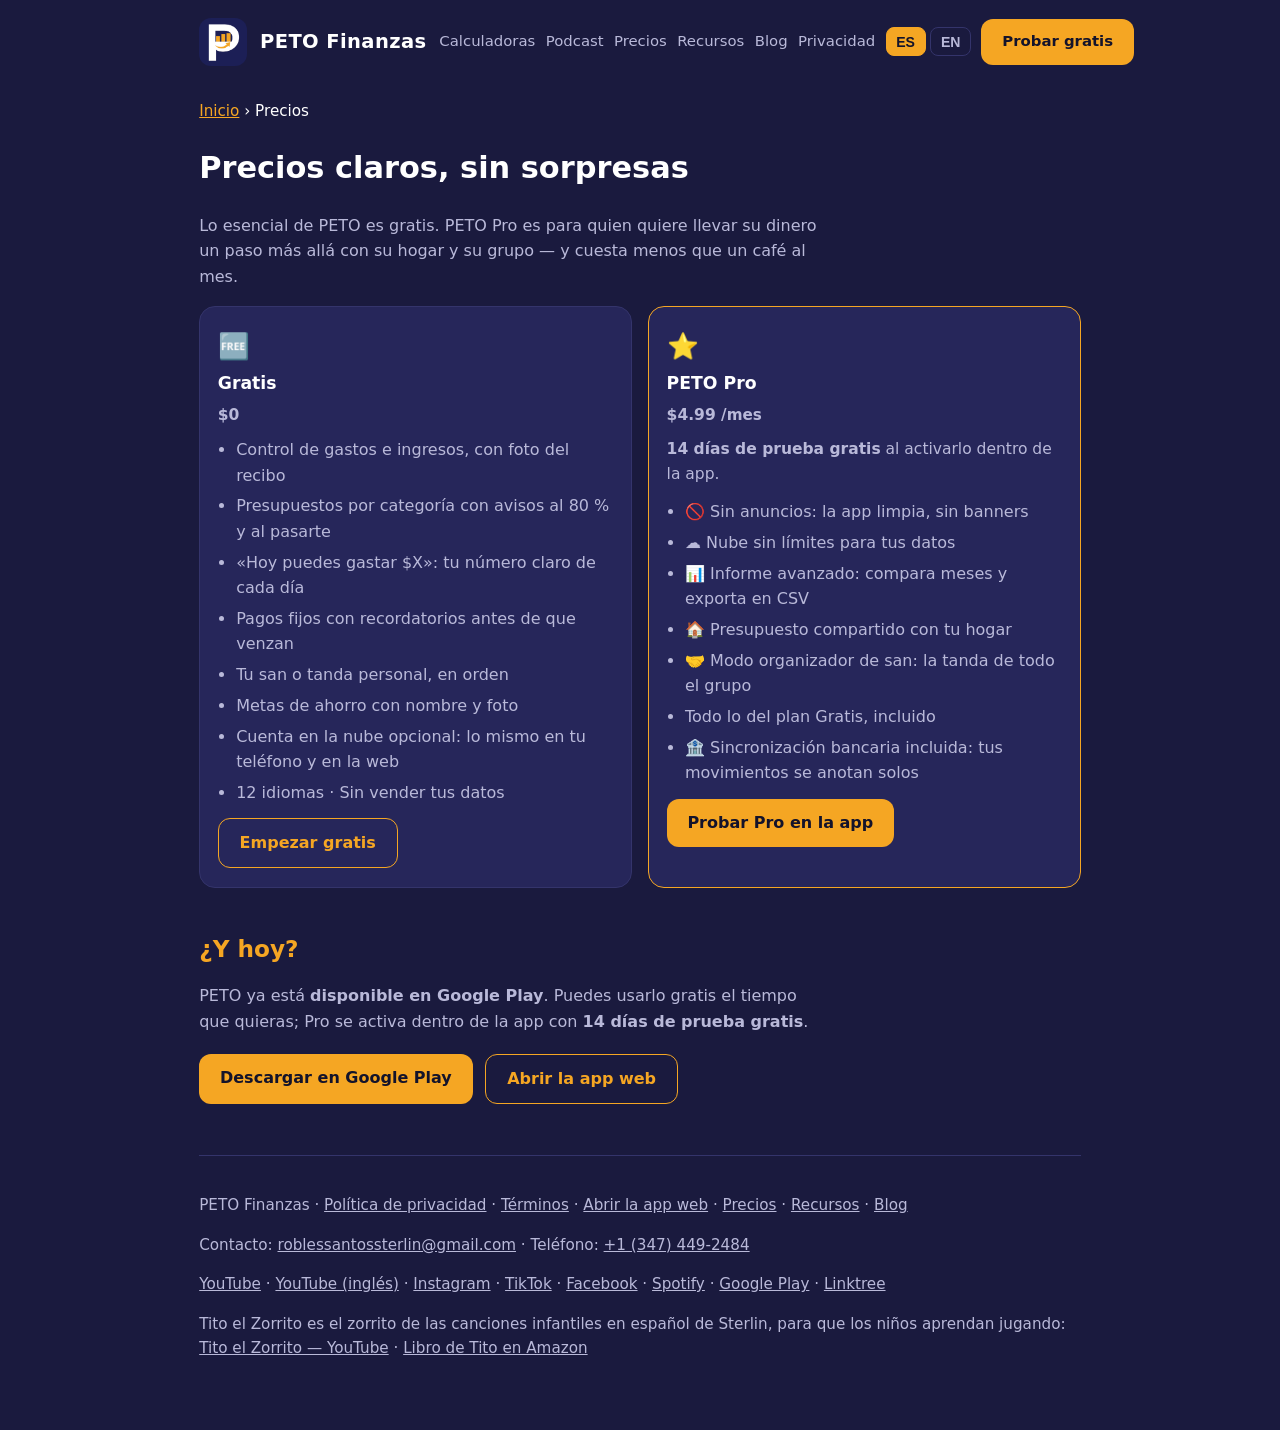
<file: precios/index.html>
<!DOCTYPE html>
<html lang="es">
<head>
<meta charset="UTF-8">
<meta name="viewport" content="width=device-width, initial-scale=1">
<title>Precios de PETO Pro — $4.99/mes, 14 días gratis · petofinanzas</title>
<meta name="description" content="PETO es gratis para controlar tus gastos. PETO Pro cuesta $4.99 al mes, con 14 días de prueba gratis y la sincronización bancaria incluida.">
<link rel="icon" href="../logo.png">
<link rel="stylesheet" href="../sitio.css">
</head>
<body>
<div class="wrap">
  <header class="site">
    <img src="/logo.png" alt="Logo de PETO Finanzas" data-i18n-attr="alt:alt_logo">
    <a class="brand" href="/">PETO Finanzas</a>
    <button class="nav-toggle" type="button" aria-label="Abrir menú" aria-expanded="false" aria-controls="nav-principal">☰</button>
    <nav id="nav-principal">
      <a href="/#calculadoras" data-i18n="nav_calc">Calculadoras</a>
      <a href="/#podcast" data-i18n="nav_podcast">Podcast</a>
      <a href="/precios/" data-i18n="nav_precios">Precios</a>
      <a href="/recursos/" data-i18n="nav_recursos">Recursos</a>
      <a href="/blog/" data-i18n="nav_blog">Blog</a>
      <a href="/privacidad/" data-i18n="nav_priv">Privacidad</a>
      <span class="lang-switch" role="group" aria-label="Idioma / Language">
        <button type="button" data-lang-btn="es">ES</button>
        <button type="button" data-lang-btn="en">EN</button>
      </span>
      <a class="btn" href="/app/" data-i18n="btn_probar">Probar gratis</a>
    </nav>
  </header>

  <p class="crumb" data-i18n="crumb"><a href="../">Inicio</a> › Precios</p>
  <h1 style="font-size:1.9rem" data-i18n="h1">Precios claros, sin sorpresas</h1>
  <p class="muted" style="max-width:620px" data-i18n="intro">Lo esencial de PETO es gratis. PETO Pro es para quien quiere llevar su dinero un paso más allá con su hogar y su grupo — y cuesta menos que un café al mes.</p>

  <div class="grid">
    <div class="card">
      <div class="emoji">🆓</div>
      <h3 data-i18n="g_t">Gratis</h3>
      <p class="precio">$0</p>
      <ul>
        <li data-i18n="g_1">Control de gastos e ingresos, con foto del recibo</li>
        <li data-i18n="g_2">Presupuestos por categoría con avisos al 80 % y al pasarte</li>
        <li data-i18n="g_3">«Hoy puedes gastar $X»: tu número claro de cada día</li>
        <li data-i18n="g_4">Pagos fijos con recordatorios antes de que venzan</li>
        <li data-i18n="g_5">Tu san o tanda personal, en orden</li>
        <li data-i18n="g_6">Metas de ahorro con nombre y foto</li>
        <li data-i18n="g_7">Cuenta en la nube opcional: lo mismo en tu teléfono y en la web</li>
        <li data-i18n="g_8">12 idiomas · Sin vender tus datos</li>
      </ul>
      <a class="btn ghost" href="../app/" data-i18n="g_btn">Empezar gratis</a>
    </div>
    <div class="card destacado">
      <div class="emoji">⭐</div>
      <h3 data-i18n="p_t">PETO Pro</h3>
      <p class="precio">$4.99 <small data-i18n="p_mes">/mes</small></p>
      <p data-i18n="p_trial"><strong>14 días de prueba gratis</strong> al activarlo dentro de la app.</p>
      <ul>
        <li data-i18n="p_0">🚫 Sin anuncios: la app limpia, sin banners</li>
        <li data-i18n="p_1">☁️ Nube sin límites para tus datos</li>
        <li data-i18n="p_2">📊 Informe avanzado: compara meses y exporta en CSV</li>
        <li data-i18n="p_3">🏠 Presupuesto compartido con tu hogar</li>
        <li data-i18n="p_4">🤝 Modo organizador de san: la tanda de todo el grupo</li>
        <li data-i18n="p_5">Todo lo del plan Gratis, incluido</li>
        <li data-i18n="p_6">🏦 Sincronización bancaria incluida: tus movimientos se anotan solos</li>
      </ul>
      <a class="btn" href="../app/" data-i18n="p_btn">Probar Pro en la app</a>
    </div>
  </div>

  <section>
    <h2 data-i18n="hoy_h2">¿Y hoy?</h2>
    <p class="muted" style="max-width:620px" data-i18n="hoy_p">PETO ya está <strong>disponible en Google Play</strong>. Puedes usarlo gratis el tiempo que quieras; Pro se activa dentro de la app con <strong>14 días de prueba gratis</strong>.</p>
    <div class="cta-row">
      <a class="btn" href="https://play.google.com/store/apps/details?id=app.peto" target="_blank" rel="noopener" data-i18n="btn_play">Descargar en Google Play</a>
      <a class="btn ghost" href="../app/" data-i18n="btn_abrir">Abrir la app web</a>
    </div>
  </section>

  <footer class="site">
    <p data-i18n="foot_1">PETO Finanzas · <a href="/privacidad/">Política de privacidad</a> · <a href="/terminos/">Términos</a> · <a href="/app/">Abrir la app web</a> · <a href="/precios/">Precios</a> · <a href="/recursos/">Recursos</a> · <a href="/blog/">Blog</a></p>
    <p data-i18n="foot_2">Contacto: <a href="mailto:roblessantossterlin@gmail.com">roblessantossterlin@gmail.com</a> · Teléfono: <a href="tel:+13474492484">+1 (347) 449-2484</a></p>
    <p><a href="https://www.youtube.com/@PetoFinanzas" target="_blank" rel="noopener">YouTube</a> · <a href="https://www.youtube.com/@PETOFinances" target="_blank" rel="noopener">YouTube (inglés)</a> · <a href="https://www.instagram.com/peto_finanzas" target="_blank" rel="noopener">Instagram</a> · <a href="https://www.tiktok.com/@peto.finanzas" target="_blank" rel="noopener">TikTok</a> · <a href="https://www.facebook.com/share/g/1Eq7WNgLGG/" target="_blank" rel="noopener">Facebook</a> · <a href="https://open.spotify.com/show/5w84Exlg8CP02lRueF1Sc3" target="_blank" rel="noopener">Spotify</a> · <a href="https://play.google.com/store/apps/details?id=app.peto" target="_blank" rel="noopener">Google Play</a> · <a href="https://linktr.ee/petofinanzas" target="_blank" rel="noopener">Linktree</a></p>
    <p data-i18n="foot_3">Tito el Zorrito es el zorrito de las canciones infantiles en español de Sterlin, para que los niños aprendan jugando: <a href="https://www.youtube.com/@TitoElZorritoCanciones" target="_blank" rel="noopener">Tito el Zorrito — YouTube</a> · <a href="https://www.amazon.com/dp/B0HS2ZQG93" target="_blank" rel="noopener">Libro de Tito en Amazon</a></p>
  </footer>
</div>
<script>
window.PETO_TEXTOS = {
  es: {
    __title: 'Precios de PETO Pro — $4.99/mes, 14 días gratis · petofinanzas',
    __desc: 'PETO es gratis para controlar tus gastos. PETO Pro cuesta $4.99 al mes, con 14 días de prueba gratis y la sincronización bancaria incluida.',
    alt_logo: 'Logo de PETO Finanzas',
    nav_calc: 'Calculadoras',
    nav_podcast: 'Podcast',
    nav_precios: 'Precios',
    nav_recursos: 'Recursos',
    nav_blog: 'Blog',
    nav_priv: 'Privacidad',
    btn_probar: 'Probar gratis',
    crumb: '<a href="../">Inicio</a> › Precios',
    h1: 'Precios claros, sin sorpresas',
    intro: 'Lo esencial de PETO es gratis. PETO Pro es para quien quiere llevar su dinero un paso más allá con su hogar y su grupo — y cuesta menos que un café al mes.',
    g_t: 'Gratis',
    g_1: 'Control de gastos e ingresos, con foto del recibo',
    g_2: 'Presupuestos por categoría con avisos al 80 % y al pasarte',
    g_3: '«Hoy puedes gastar $X»: tu número claro de cada día',
    g_4: 'Pagos fijos con recordatorios antes de que venzan',
    g_5: 'Tu san o tanda personal, en orden',
    g_6: 'Metas de ahorro con nombre y foto',
    g_7: 'Cuenta en la nube opcional: lo mismo en tu teléfono y en la web',
    g_8: '12 idiomas · Sin vender tus datos',
    g_btn: 'Empezar gratis',
    p_t: 'PETO Pro',
    p_mes: '/mes',
    p_trial: '<strong>14 días de prueba gratis</strong> al activarlo dentro de la app.',
    p_0: '🚫 Sin anuncios: la app limpia, sin banners',
    p_1: '☁️ Nube sin límites para tus datos',
    p_2: '📊 Informe avanzado: compara meses y exporta en CSV',
    p_3: '🏠 Presupuesto compartido con tu hogar',
    p_4: '🤝 Modo organizador de san: la tanda de todo el grupo',
    p_5: 'Todo lo del plan Gratis, incluido',
    p_6: '🏦 Sincronización bancaria incluida: tus movimientos se anotan solos',
    p_btn: 'Probar Pro en la app',
    hoy_h2: '¿Y hoy?',
    hoy_p: 'PETO ya está <strong>disponible en Google Play</strong>. Puedes usarlo gratis el tiempo que quieras; Pro se activa dentro de la app con <strong>14 días de prueba gratis</strong>.',
    btn_abrir: 'Abrir la app web',
    btn_play: 'Descargar en Google Play',
    foot_1: 'PETO Finanzas · <a href="/privacidad/">Política de privacidad</a> · <a href="/terminos/">Términos</a> · <a href="/app/">Abrir la app web</a> · <a href="/precios/">Precios</a> · <a href="/recursos/">Recursos</a> · <a href="/blog/">Blog</a>',
    foot_2: 'Contacto: <a href="mailto:roblessantossterlin@gmail.com">roblessantossterlin@gmail.com</a> · Teléfono: <a href="tel:+13474492484">+1 (347) 449-2484</a>',
    foot_3: 'Tito el Zorrito es el zorrito de las canciones infantiles en español de Sterlin, para que los niños aprendan jugando: <a href="https://www.youtube.com/@TitoElZorritoCanciones" target="_blank" rel="noopener">Tito el Zorrito — YouTube</a> · <a href="https://www.amazon.com/dp/B0HS2ZQG93" target="_blank" rel="noopener">Libro de Tito en Amazon</a>'
  },
  en: {
    __title: 'PETO Pro pricing — $4.99/month, 14 days free · petofinanzas',
    __desc: 'PETO is free to track your expenses. PETO Pro costs $4.99 a month, with a 14-day free trial and bank syncing included.',
    alt_logo: 'PETO Finanzas logo',
    nav_calc: 'Calculators',
    nav_podcast: 'Podcast',
    nav_precios: 'Pricing',
    nav_recursos: 'Resources',
    nav_blog: 'Blog',
    nav_priv: 'Privacy',
    btn_probar: 'Try it free',
    crumb: '<a href="../">Home</a> › Pricing',
    h1: 'Clear pricing, no surprises',
    intro: 'The essentials of PETO are free. PETO Pro is for those who want to take their money one step further with their household and their group — and it costs less than a coffee a month.',
    g_t: 'Free',
    g_1: 'Expense and income tracking, with a photo of the receipt',
    g_2: 'Category budgets with alerts at 80% and when you go over',
    g_3: '“Today you can spend $X”: your clear number for each day',
    g_4: 'Fixed payments with reminders before they are due',
    g_5: 'Your personal san or tanda, in order',
    g_6: 'Savings goals with a name and a photo',
    g_7: 'Optional cloud account: the same on your phone and on the web',
    g_8: '12 languages · We never sell your data',
    g_btn: 'Start free',
    p_t: 'PETO Pro',
    p_mes: '/month',
    p_trial: '<strong>14-day free trial</strong> when you activate it inside the app.',
    p_0: '🚫 No ads: the app clean, with no banners',
    p_1: '☁️ Unlimited cloud for your data',
    p_2: '📊 Advanced report: compare months and export to CSV',
    p_3: '🏠 Shared budget with your household',
    p_4: '🤝 San organizer mode: the whole group\'s tanda',
    p_5: 'Everything in the Free plan, included',
    p_6: '🏦 Bank syncing included: your transactions record themselves',
    p_btn: 'Try Pro in the app',
    hoy_h2: 'And today?',
    hoy_p: 'PETO is already <strong>available on Google Play</strong>. You can use it free for as long as you want; Pro is activated inside the app with a <strong>14-day free trial</strong>.',
    btn_abrir: 'Open the web app',
    btn_play: 'Download on Google Play',
    foot_1: 'PETO Finanzas · <a href="/privacidad/">Privacy Policy</a> · <a href="/terminos/">Terms</a> · <a href="/app/">Open the web app</a> · <a href="/precios/">Pricing</a> · <a href="/recursos/">Resources</a> · <a href="/blog/">Blog</a>',
    foot_2: 'Contact: <a href="mailto:roblessantossterlin@gmail.com">roblessantossterlin@gmail.com</a> · Phone: <a href="tel:+13474492484">+1 (347) 449-2484</a>',
    foot_3: 'Tito el Zorrito is Sterlin\'s little fox from the Spanish children\'s songs, so kids learn while they play: <a href="https://www.youtube.com/@TitoElZorritoCanciones" target="_blank" rel="noopener">Tito el Zorrito — YouTube</a> · <a href="https://www.amazon.com/dp/B0HS2ZQG93" target="_blank" rel="noopener">Tito\'s book on Amazon</a>'
  }
};
</script>
<script src="../i18n.js"></script>
</body>
</html>
</file>
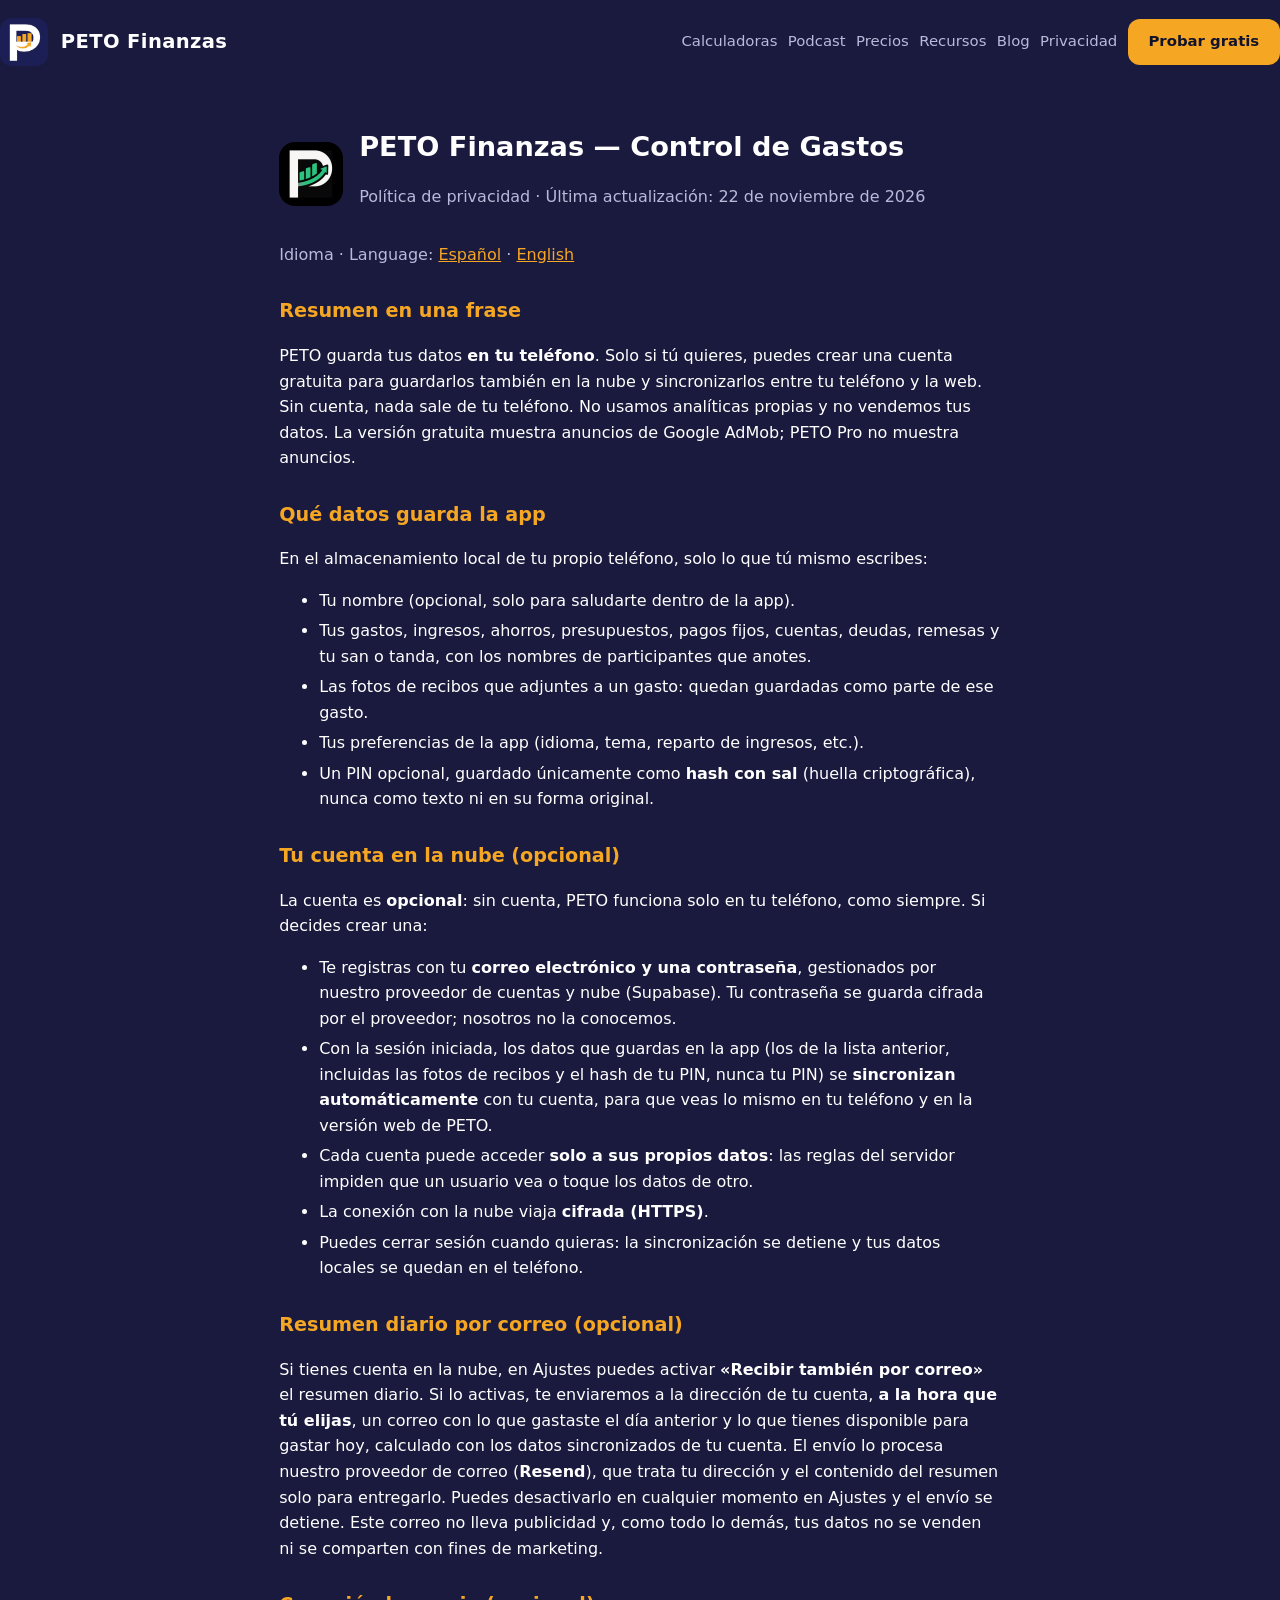
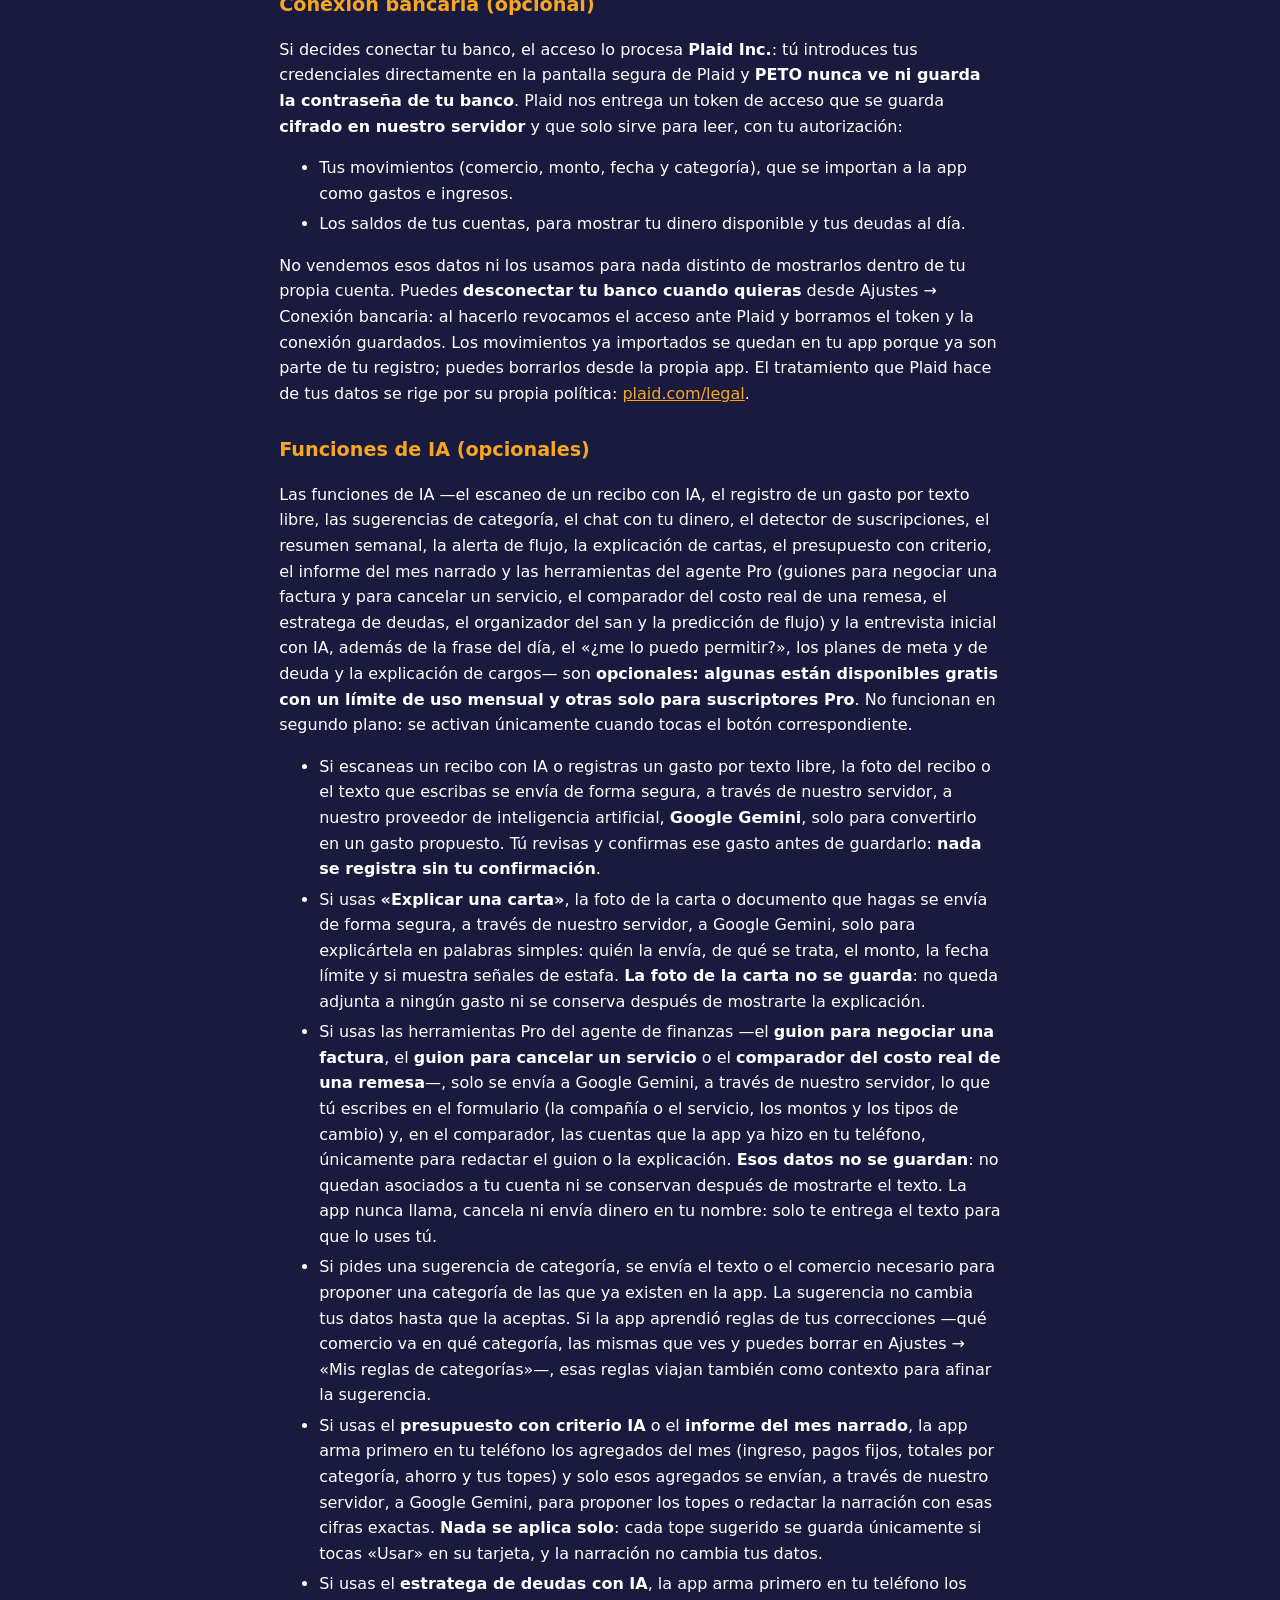
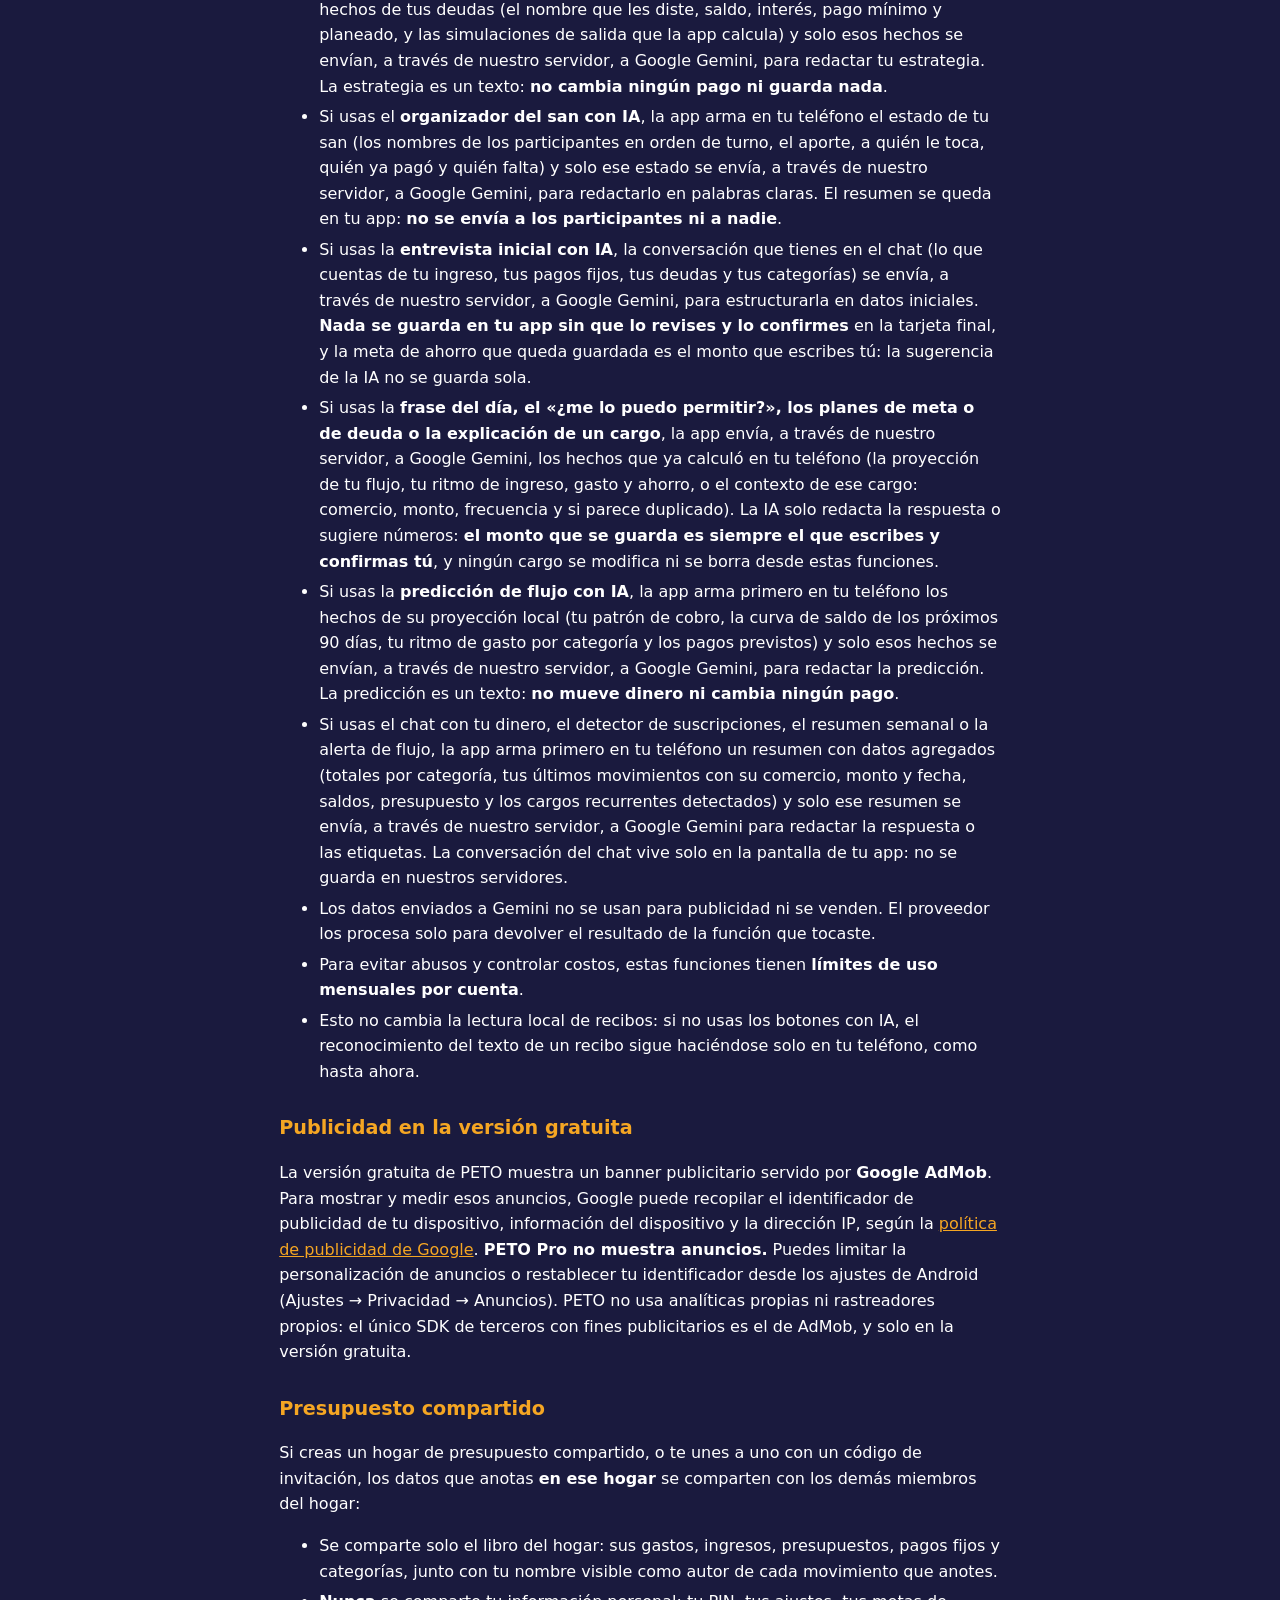
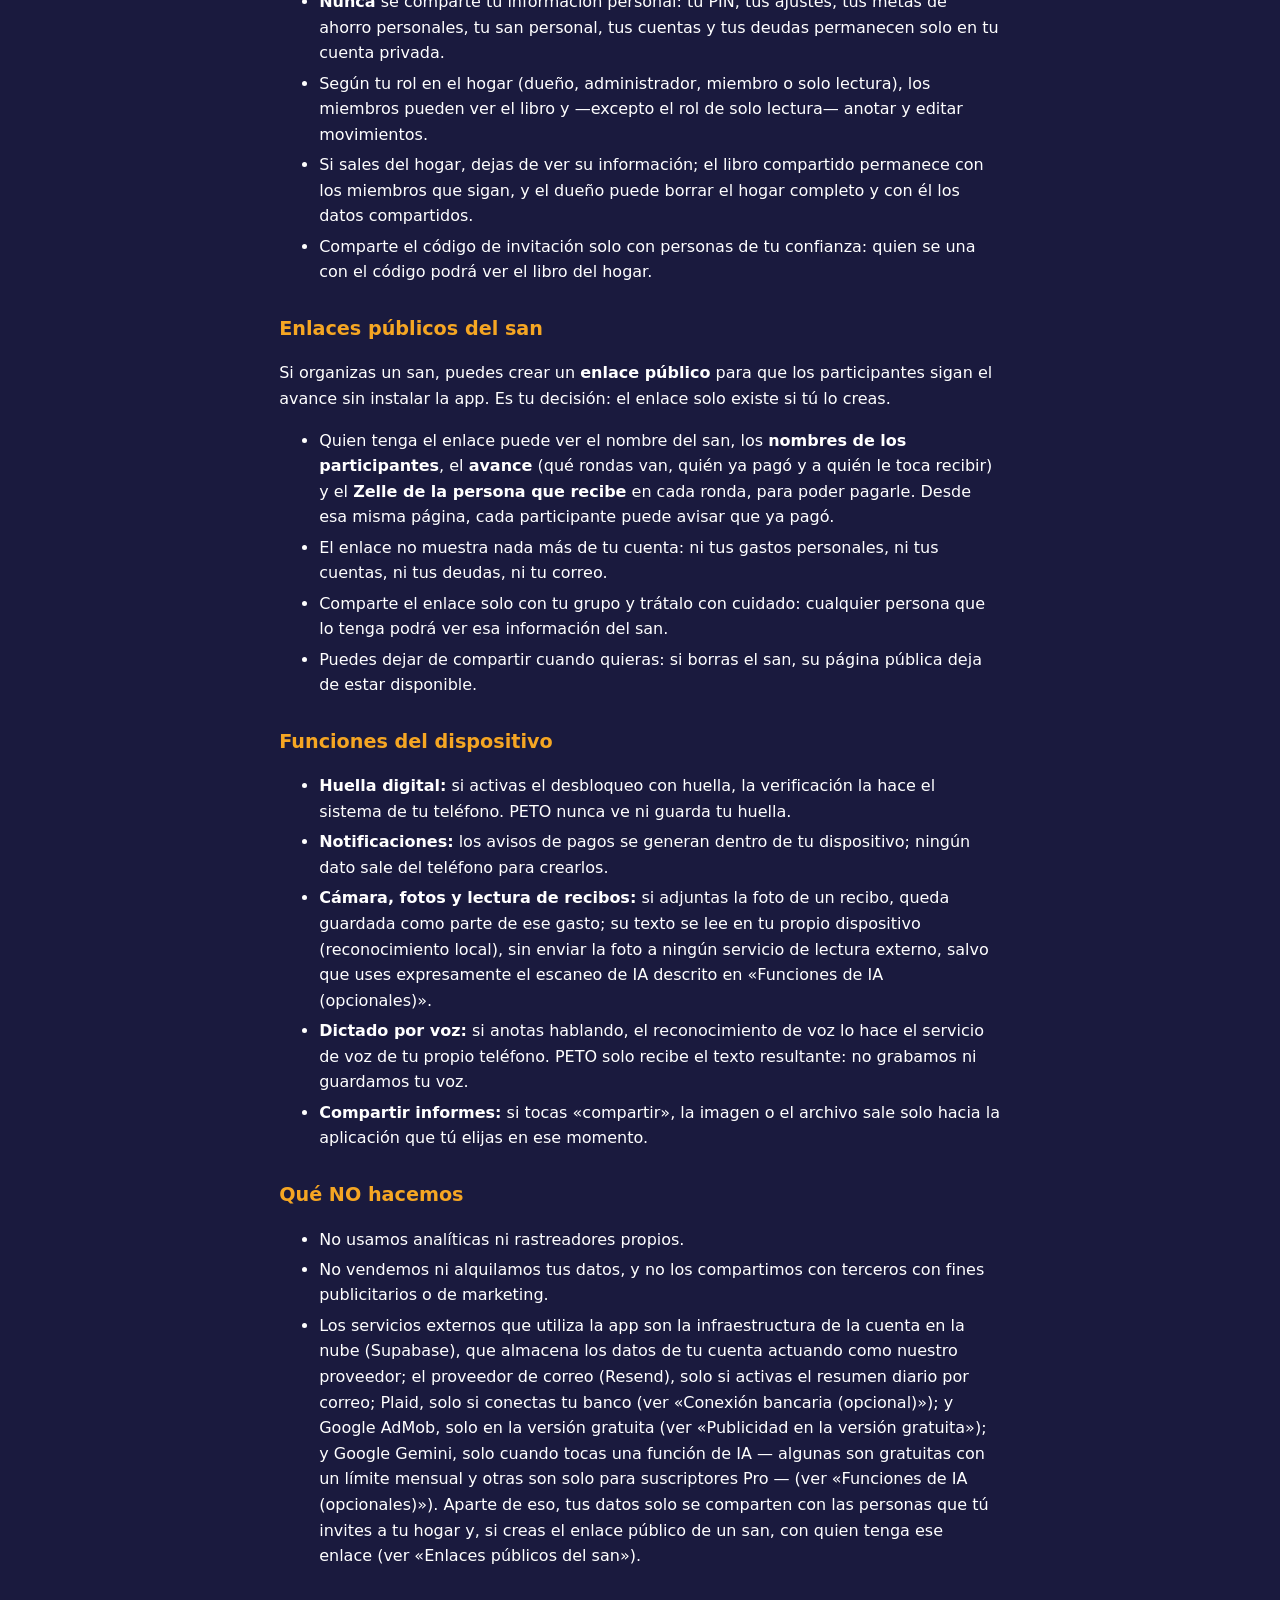
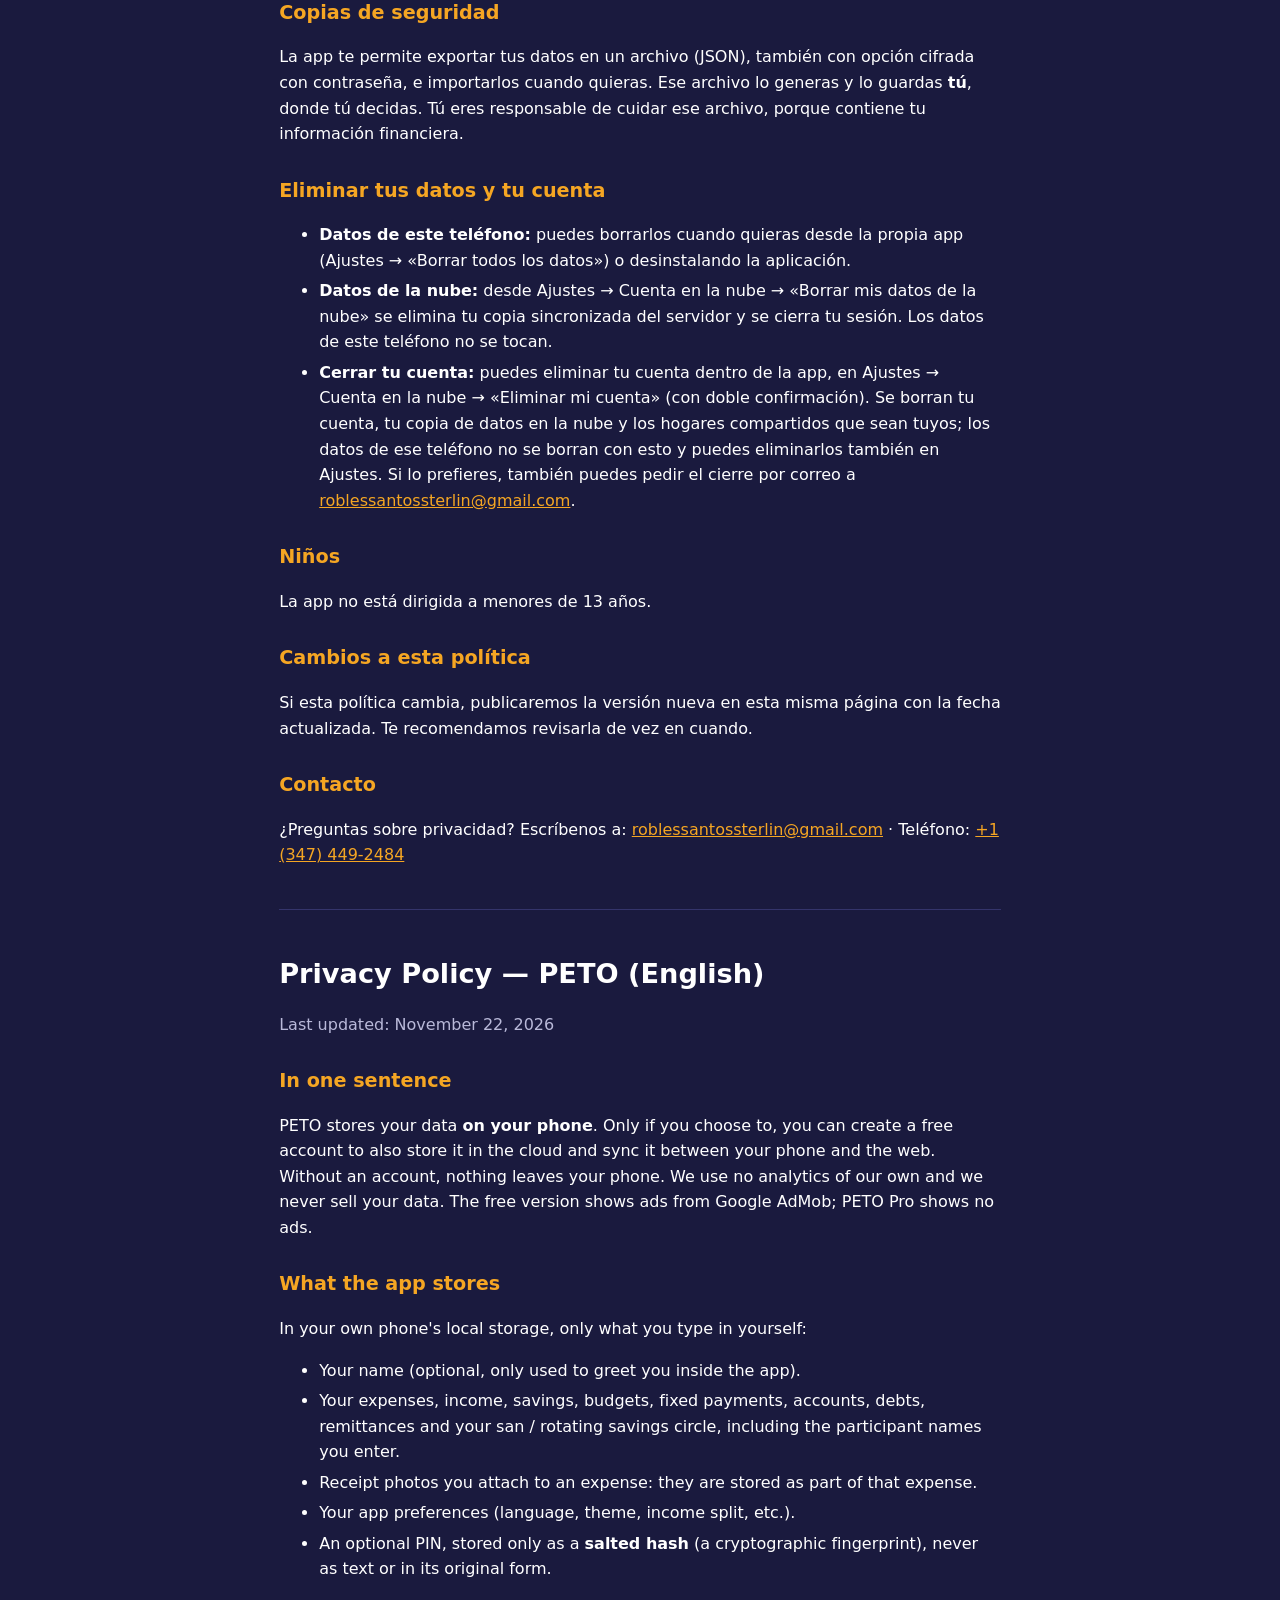
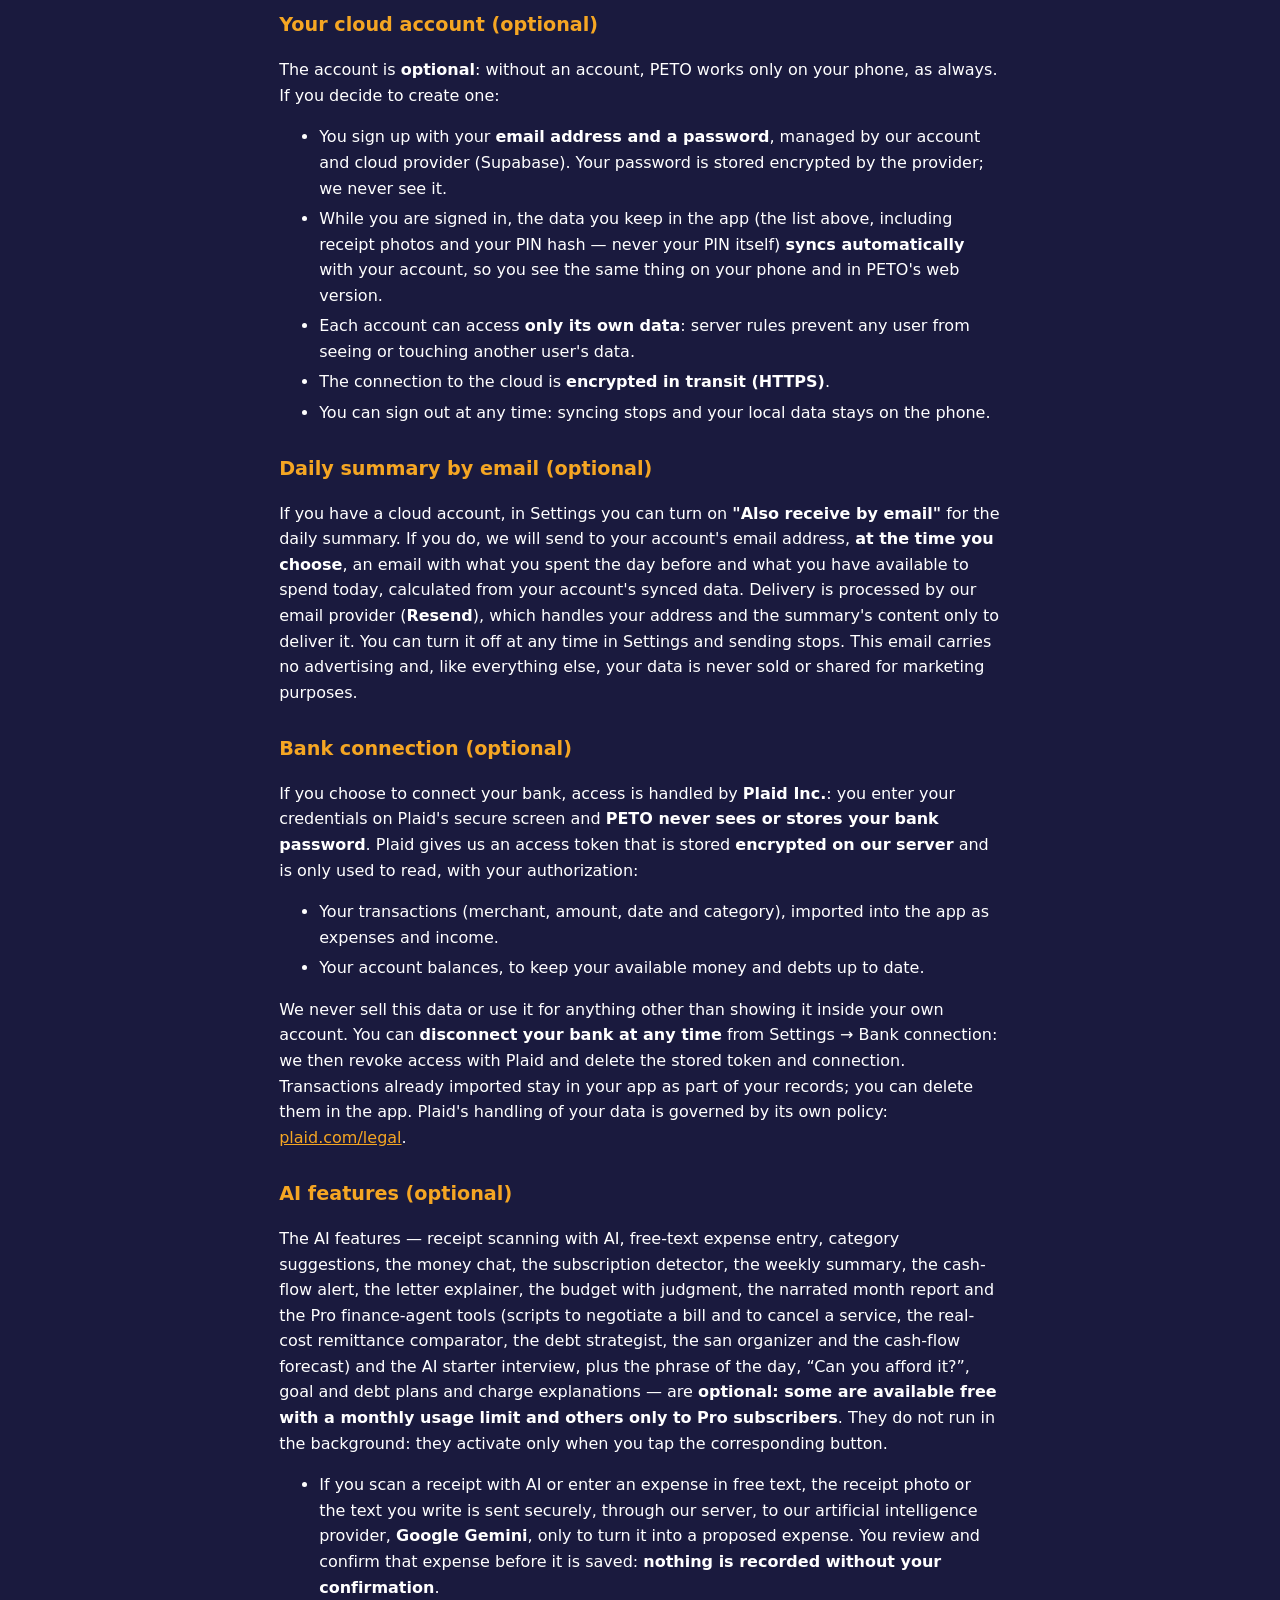
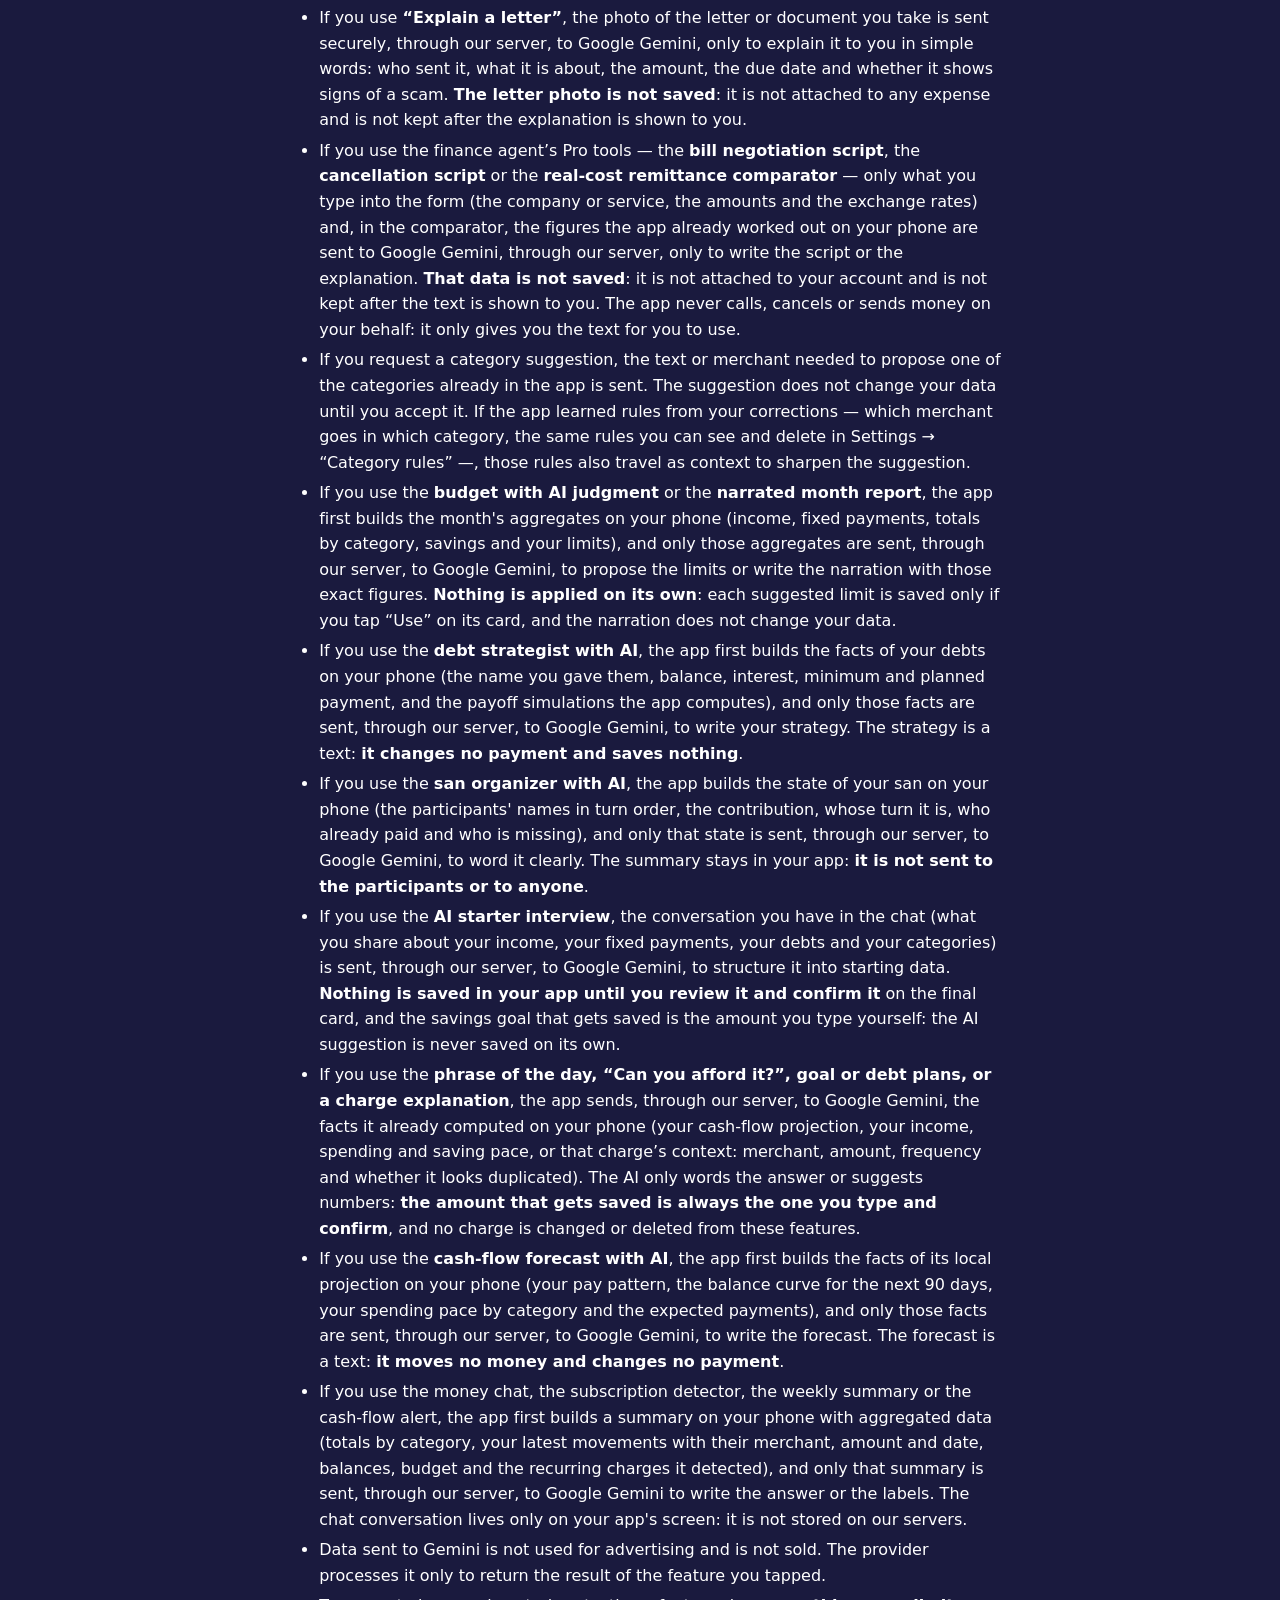
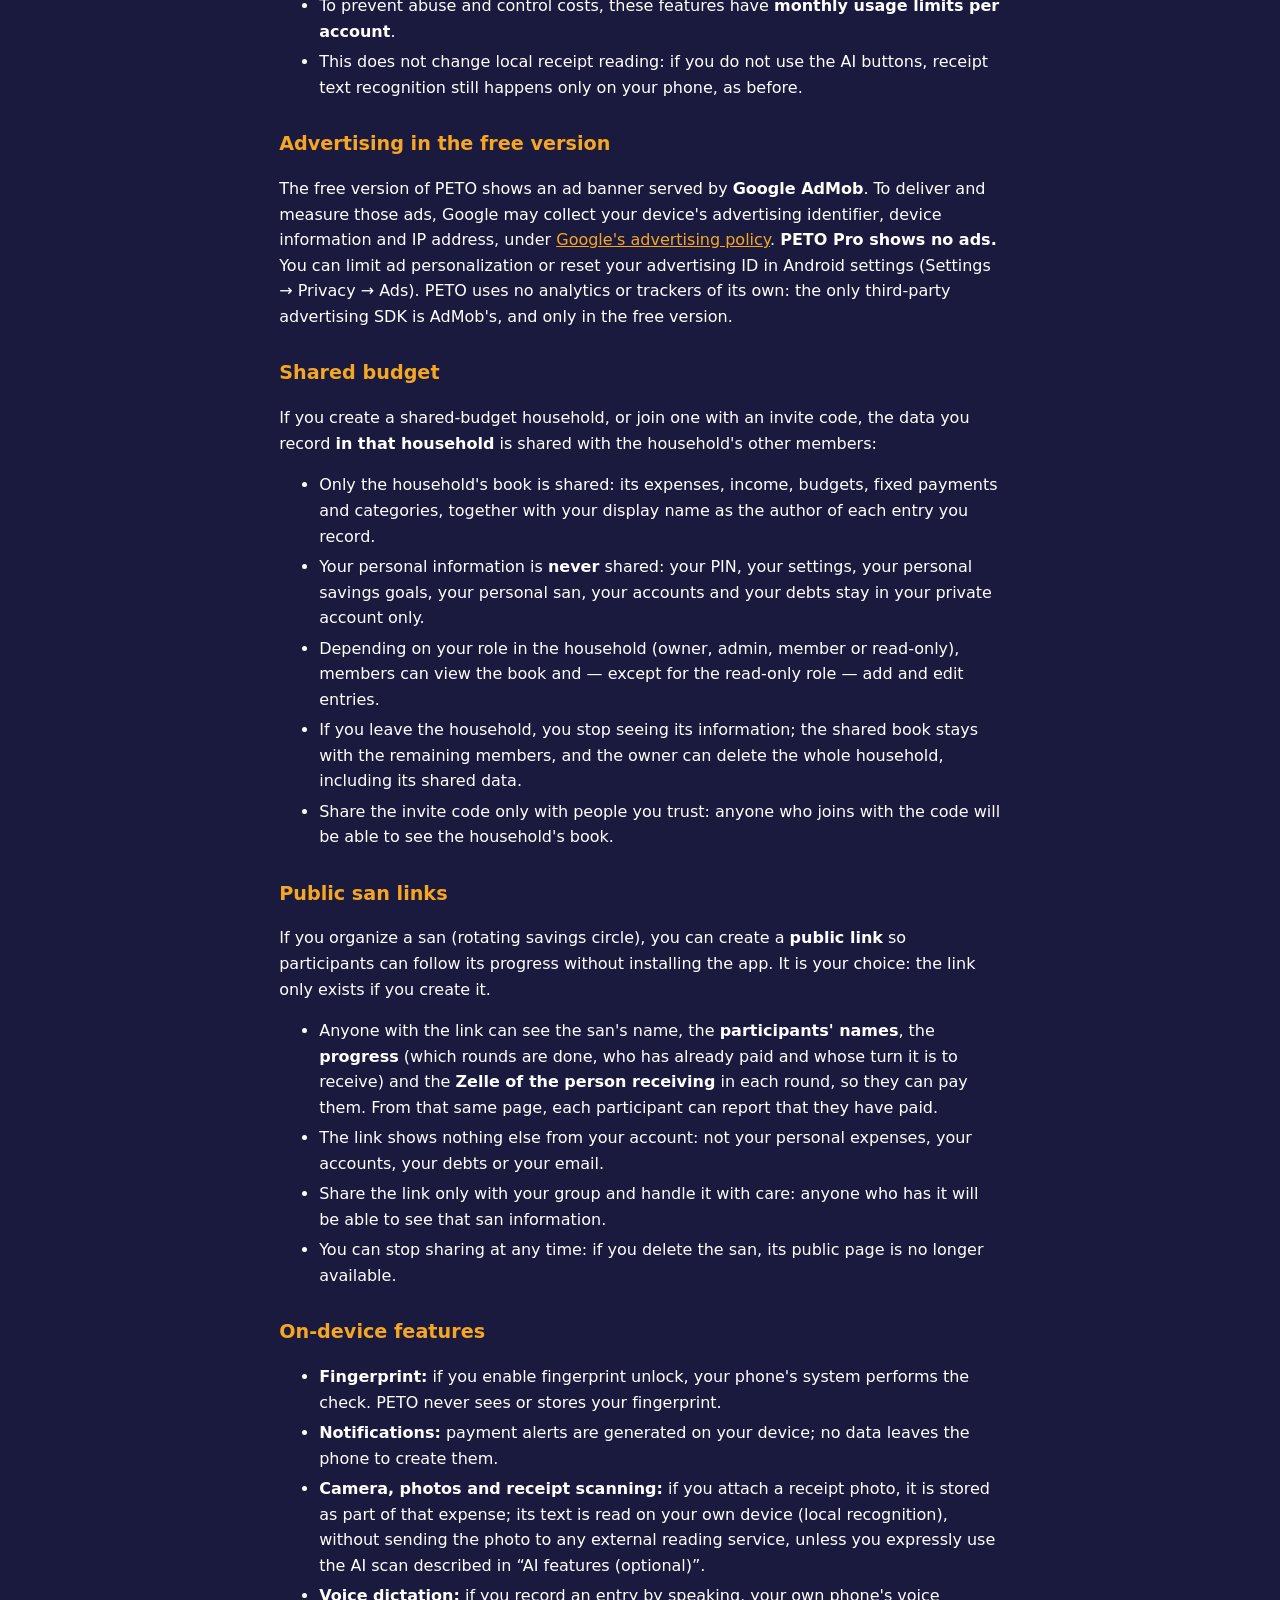
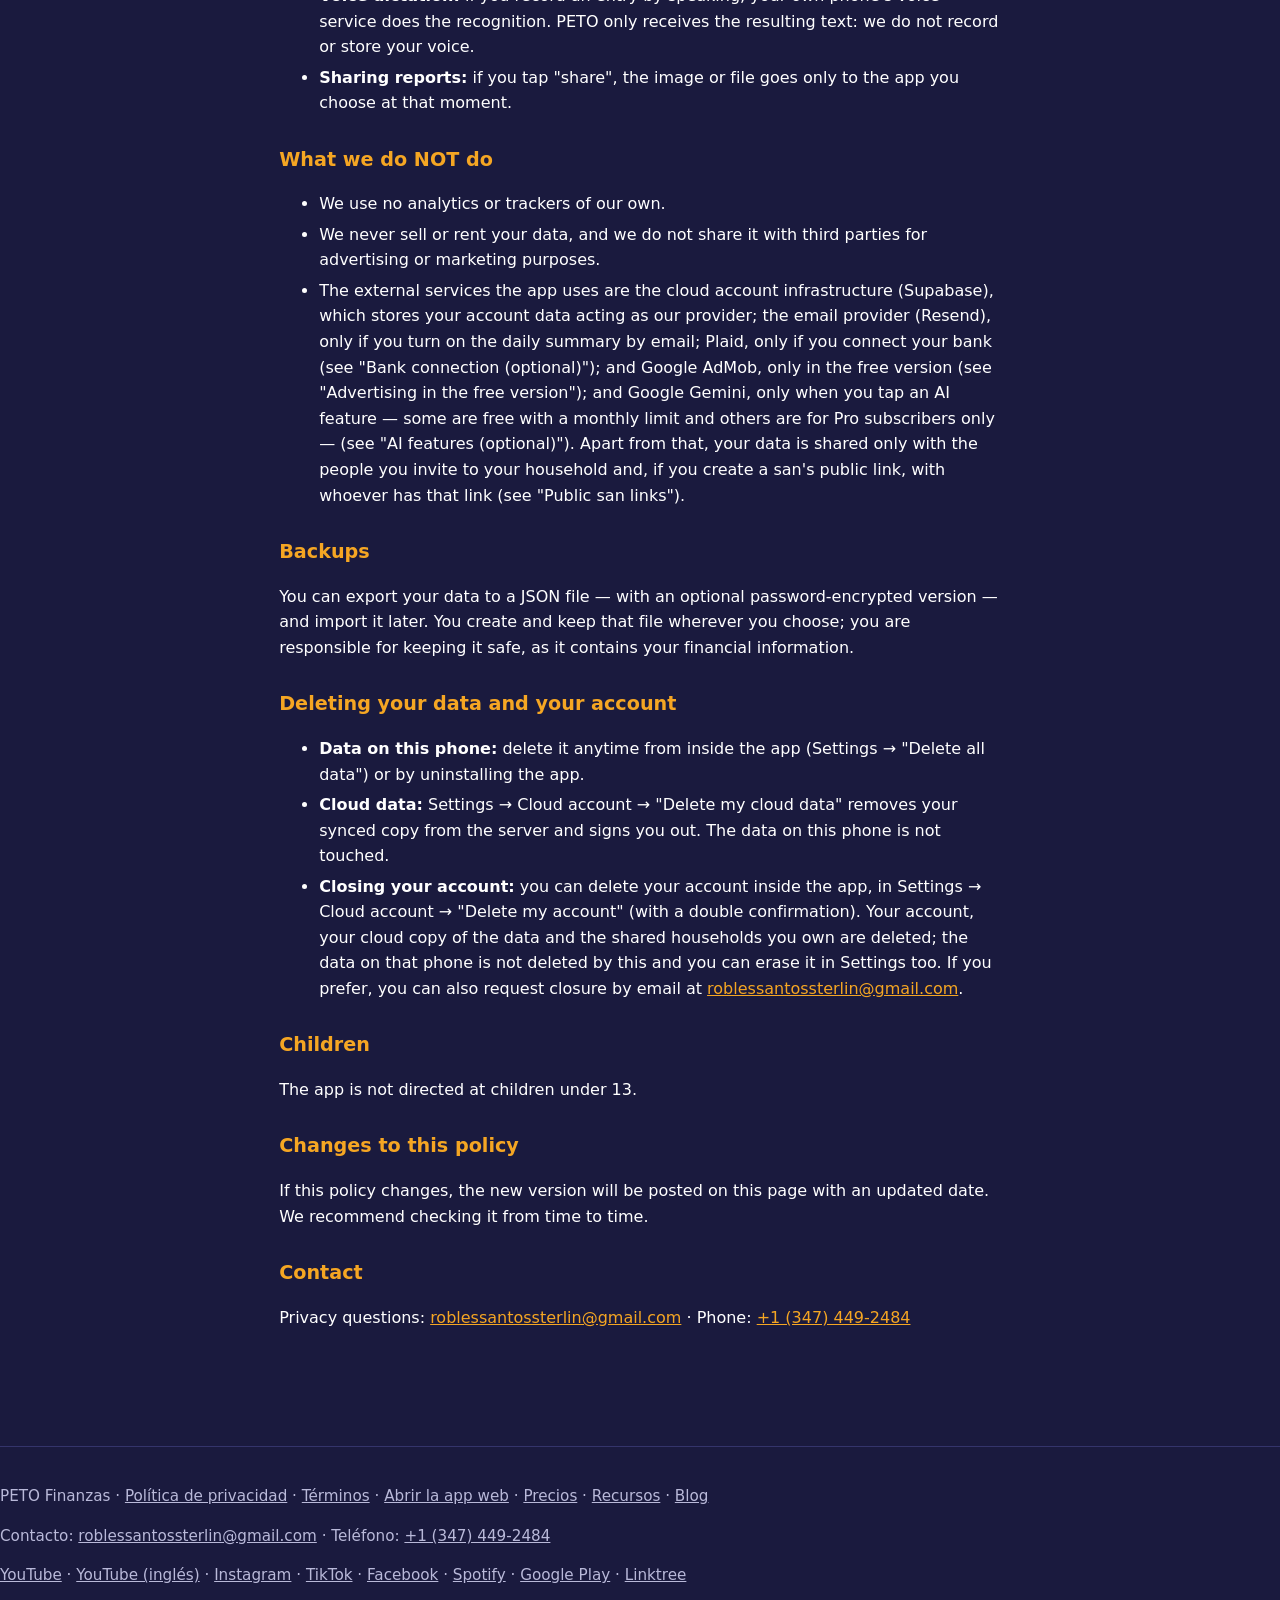
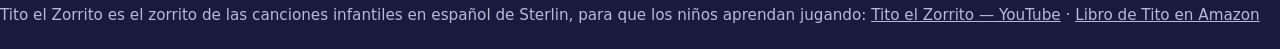
<file: privacidad/index.html>
<!DOCTYPE html>
<html lang="es">
<head>
<meta charset="UTF-8">
<meta name="viewport" content="width=device-width, initial-scale=1">
<title>PETO — Política de privacidad / Privacy Policy</title>
<link rel="stylesheet" href="../sitio.css">
<style>
  body{margin:0;font-family:system-ui,-apple-system,'Segoe UI',sans-serif;background:#1A1A3E;color:#FFFFFF;line-height:1.6}
  .wrap{max-width:760px;margin:0 auto;padding:2rem 1.2rem 3rem}
  header{display:flex;align-items:center;gap:1rem;margin-bottom:.4rem}
  header img{width:64px;height:64px;border-radius:16px}
  h1{font-size:1.7rem;margin:.2rem 0}
  h2{color:#F5A623;margin-top:1.8rem;font-size:1.2rem}
  a{color:#F5A623}
  .muted{color:#B9B9D9}
  hr{border:none;border-top:1px solid #34346B;margin:2.6rem 0}
  li{margin:.3rem 0}
</style>
</head>
<body>
<header class="site">
    <img src="/logo.png" alt="Logo de PETO Finanzas">
    <a class="brand" href="/">PETO Finanzas</a>
    <button class="nav-toggle" type="button" aria-label="Abrir menú" aria-expanded="false" aria-controls="nav-principal">☰</button>
    <nav id="nav-principal">
      <a href="/#calculadoras">Calculadoras</a>
      <a href="/#podcast">Podcast</a>
      <a href="/precios/">Precios</a>
      <a href="/recursos/">Recursos</a>
      <a href="/blog/">Blog</a>
      <a href="/privacidad/">Privacidad</a>
      <a class="btn" href="/app/">Probar gratis</a>
    </nav>
  </header>
<div class="wrap">
  <header>
    <img src="[data-uri]" alt="PETO">
    <div>
      <h1>PETO Finanzas — Control de Gastos</h1>
      <p class="muted">Política de privacidad · Última actualización: 22 de noviembre de 2026</p>
    </div>
  </header>

  <p class="muted">Idioma · Language: <a href="#es">Español</a> · <a href="#en">English</a></p>

<h2 id="es">Resumen en una frase</h2>
<p>PETO guarda tus datos <strong>en tu teléfono</strong>. Solo si tú quieres, puedes crear una cuenta
gratuita para guardarlos también en la nube y sincronizarlos entre tu teléfono y la web.
Sin cuenta, nada sale de tu teléfono. No usamos analíticas propias y no vendemos tus datos. La versión gratuita muestra anuncios de Google AdMob; PETO Pro no muestra anuncios.</p>
<h2>Qué datos guarda la app</h2>
<p>En el almacenamiento local de tu propio teléfono, solo lo que tú mismo escribes:</p>
<ul>
<li>Tu nombre (opcional, solo para saludarte dentro de la app).</li>
<li>Tus gastos, ingresos, ahorros, presupuestos, pagos fijos, cuentas, deudas, remesas y tu san o tanda, con los nombres de participantes que anotes.</li>
<li>Las fotos de recibos que adjuntes a un gasto: quedan guardadas como parte de ese gasto.</li>
<li>Tus preferencias de la app (idioma, tema, reparto de ingresos, etc.).</li>
<li>Un PIN opcional, guardado únicamente como <strong>hash con sal</strong> (huella criptográfica), nunca como texto ni en su forma original.</li>
</ul>
<h2>Tu cuenta en la nube (opcional)</h2>
<p>La cuenta es <strong>opcional</strong>: sin cuenta, PETO funciona solo en tu teléfono, como siempre. Si decides crear una:</p>
<ul>
<li>Te registras con tu <strong>correo electrónico y una contraseña</strong>, gestionados por nuestro proveedor de cuentas y nube (Supabase). Tu contraseña se guarda cifrada por el proveedor; nosotros no la conocemos.</li>
<li>Con la sesión iniciada, los datos que guardas en la app (los de la lista anterior, incluidas las fotos de recibos y el hash de tu PIN, nunca tu PIN) se <strong>sincronizan automáticamente</strong> con tu cuenta, para que veas lo mismo en tu teléfono y en la versión web de PETO.</li>
<li>Cada cuenta puede acceder <strong>solo a sus propios datos</strong>: las reglas del servidor impiden que un usuario vea o toque los datos de otro.</li>
<li>La conexión con la nube viaja <strong>cifrada (HTTPS)</strong>.</li>
<li>Puedes cerrar sesión cuando quieras: la sincronización se detiene y tus datos locales se quedan en el teléfono.</li>
</ul>
<h2>Resumen diario por correo (opcional)</h2>
<p>Si tienes cuenta en la nube, en Ajustes puedes activar <strong>«Recibir también por correo»</strong> el resumen diario. Si lo activas, te enviaremos a la dirección de tu cuenta, <strong>a la hora que tú elijas</strong>, un correo con lo que gastaste el día anterior y lo que tienes disponible para gastar hoy, calculado con los datos sincronizados de tu cuenta. El envío lo procesa nuestro proveedor de correo (<strong>Resend</strong>), que trata tu dirección y el contenido del resumen solo para entregarlo. Puedes desactivarlo en cualquier momento en Ajustes y el envío se detiene. Este correo no lleva publicidad y, como todo lo demás, tus datos no se venden ni se comparten con fines de marketing.</p>
<h2>Conexión bancaria (opcional)</h2>
<p>Si decides conectar tu banco, el acceso lo procesa <strong>Plaid Inc.</strong>: tú introduces tus credenciales directamente en la pantalla segura de Plaid y <strong>PETO nunca ve ni guarda la contraseña de tu banco</strong>. Plaid nos entrega un token de acceso que se guarda <strong>cifrado en nuestro servidor</strong> y que solo sirve para leer, con tu autorización:</p>
<ul>
<li>Tus movimientos (comercio, monto, fecha y categoría), que se importan a la app como gastos e ingresos.</li>
<li>Los saldos de tus cuentas, para mostrar tu dinero disponible y tus deudas al día.</li>
</ul>
<p>No vendemos esos datos ni los usamos para nada distinto de mostrarlos dentro de tu propia cuenta. Puedes <strong>desconectar tu banco cuando quieras</strong> desde Ajustes → Conexión bancaria: al hacerlo revocamos el acceso ante Plaid y borramos el token y la conexión guardados. Los movimientos ya importados se quedan en tu app porque ya son parte de tu registro; puedes borrarlos desde la propia app. El tratamiento que Plaid hace de tus datos se rige por su propia política: <a href="https://plaid.com/legal/#end-user-privacy-policy">plaid.com/legal</a>.</p>
<h2>Funciones de IA (opcionales)</h2>
<p>Las funciones de IA —el escaneo de un recibo con IA, el registro de un gasto por texto libre, las sugerencias de categoría, el chat con tu dinero, el detector de suscripciones, el resumen semanal, la alerta de flujo, la explicación de cartas, el presupuesto con criterio, el informe del mes narrado y las herramientas del agente Pro (guiones para negociar una factura y para cancelar un servicio, el comparador del costo real de una remesa, el estratega de deudas, el organizador del san y la predicción de flujo) y la entrevista inicial con IA, además de la frase del día, el «¿me lo puedo permitir?», los planes de meta y de deuda y la explicación de cargos— son <strong>opcionales: algunas están disponibles gratis con un límite de uso mensual y otras solo para suscriptores Pro</strong>. No funcionan en segundo plano: se activan únicamente cuando tocas el botón correspondiente.</p>
<ul>
<li>Si escaneas un recibo con IA o registras un gasto por texto libre, la foto del recibo o el texto que escribas se envía de forma segura, a través de nuestro servidor, a nuestro proveedor de inteligencia artificial, <strong>Google Gemini</strong>, solo para convertirlo en un gasto propuesto. Tú revisas y confirmas ese gasto antes de guardarlo: <strong>nada se registra sin tu confirmación</strong>.</li>
<li>Si usas <strong>«Explicar una carta»</strong>, la foto de la carta o documento que hagas se envía de forma segura, a través de nuestro servidor, a Google Gemini, solo para explicártela en palabras simples: quién la envía, de qué se trata, el monto, la fecha límite y si muestra señales de estafa. <strong>La foto de la carta no se guarda</strong>: no queda adjunta a ningún gasto ni se conserva después de mostrarte la explicación.</li>
<li>Si usas las herramientas Pro del agente de finanzas —el <strong>guion para negociar una factura</strong>, el <strong>guion para cancelar un servicio</strong> o el <strong>comparador del costo real de una remesa</strong>—, solo se envía a Google Gemini, a través de nuestro servidor, lo que tú escribes en el formulario (la compañía o el servicio, los montos y los tipos de cambio) y, en el comparador, las cuentas que la app ya hizo en tu teléfono, únicamente para redactar el guion o la explicación. <strong>Esos datos no se guardan</strong>: no quedan asociados a tu cuenta ni se conservan después de mostrarte el texto. La app nunca llama, cancela ni envía dinero en tu nombre: solo te entrega el texto para que lo uses tú.</li>
<li>Si pides una sugerencia de categoría, se envía el texto o el comercio necesario para proponer una categoría de las que ya existen en la app. La sugerencia no cambia tus datos hasta que la aceptas. Si la app aprendió reglas de tus correcciones —qué comercio va en qué categoría, las mismas que ves y puedes borrar en Ajustes → «Mis reglas de categorías»—, esas reglas viajan también como contexto para afinar la sugerencia.</li>
<li>Si usas el <strong>presupuesto con criterio IA</strong> o el <strong>informe del mes narrado</strong>, la app arma primero en tu teléfono los agregados del mes (ingreso, pagos fijos, totales por categoría, ahorro y tus topes) y solo esos agregados se envían, a través de nuestro servidor, a Google Gemini, para proponer los topes o redactar la narración con esas cifras exactas. <strong>Nada se aplica solo</strong>: cada tope sugerido se guarda únicamente si tocas «Usar» en su tarjeta, y la narración no cambia tus datos.</li>
<li>Si usas el <strong>estratega de deudas con IA</strong>, la app arma primero en tu teléfono los hechos de tus deudas (el nombre que les diste, saldo, interés, pago mínimo y planeado, y las simulaciones de salida que la app calcula) y solo esos hechos se envían, a través de nuestro servidor, a Google Gemini, para redactar tu estrategia. La estrategia es un texto: <strong>no cambia ningún pago ni guarda nada</strong>.</li>
<li>Si usas el <strong>organizador del san con IA</strong>, la app arma en tu teléfono el estado de tu san (los nombres de los participantes en orden de turno, el aporte, a quién le toca, quién ya pagó y quién falta) y solo ese estado se envía, a través de nuestro servidor, a Google Gemini, para redactarlo en palabras claras. El resumen se queda en tu app: <strong>no se envía a los participantes ni a nadie</strong>.</li>
<li>Si usas la <strong>entrevista inicial con IA</strong>, la conversación que tienes en el chat (lo que cuentas de tu ingreso, tus pagos fijos, tus deudas y tus categorías) se envía, a través de nuestro servidor, a Google Gemini, para estructurarla en datos iniciales. <strong>Nada se guarda en tu app sin que lo revises y lo confirmes</strong> en la tarjeta final, y la meta de ahorro que queda guardada es el monto que escribes tú: la sugerencia de la IA no se guarda sola.</li>
<li>Si usas la <strong>frase del día, el «¿me lo puedo permitir?», los planes de meta o de deuda o la explicación de un cargo</strong>, la app envía, a través de nuestro servidor, a Google Gemini, los hechos que ya calculó en tu teléfono (la proyección de tu flujo, tu ritmo de ingreso, gasto y ahorro, o el contexto de ese cargo: comercio, monto, frecuencia y si parece duplicado). La IA solo redacta la respuesta o sugiere números: <strong>el monto que se guarda es siempre el que escribes y confirmas tú</strong>, y ningún cargo se modifica ni se borra desde estas funciones.</li>
<li>Si usas la <strong>predicción de flujo con IA</strong>, la app arma primero en tu teléfono los hechos de su proyección local (tu patrón de cobro, la curva de saldo de los próximos 90 días, tu ritmo de gasto por categoría y los pagos previstos) y solo esos hechos se envían, a través de nuestro servidor, a Google Gemini, para redactar la predicción. La predicción es un texto: <strong>no mueve dinero ni cambia ningún pago</strong>.</li>
<li>Si usas el chat con tu dinero, el detector de suscripciones, el resumen semanal o la alerta de flujo, la app arma primero en tu teléfono un resumen con datos agregados (totales por categoría, tus últimos movimientos con su comercio, monto y fecha, saldos, presupuesto y los cargos recurrentes detectados) y solo ese resumen se envía, a través de nuestro servidor, a Google Gemini para redactar la respuesta o las etiquetas. La conversación del chat vive solo en la pantalla de tu app: no se guarda en nuestros servidores.</li>
<li>Los datos enviados a Gemini no se usan para publicidad ni se venden. El proveedor los procesa solo para devolver el resultado de la función que tocaste.</li>
<li>Para evitar abusos y controlar costos, estas funciones tienen <strong>límites de uso mensuales por cuenta</strong>.</li>
<li>Esto no cambia la lectura local de recibos: si no usas los botones con IA, el reconocimiento del texto de un recibo sigue haciéndose solo en tu teléfono, como hasta ahora.</li>
</ul>
<h2>Publicidad en la versión gratuita</h2>
<p>La versión gratuita de PETO muestra un banner publicitario servido por <strong>Google AdMob</strong>. Para mostrar y medir esos anuncios, Google puede recopilar el identificador de publicidad de tu dispositivo, información del dispositivo y la dirección IP, según la <a href="https://policies.google.com/technologies/ads">política de publicidad de Google</a>. <strong>PETO Pro no muestra anuncios.</strong> Puedes limitar la personalización de anuncios o restablecer tu identificador desde los ajustes de Android (Ajustes → Privacidad → Anuncios). PETO no usa analíticas propias ni rastreadores propios: el único SDK de terceros con fines publicitarios es el de AdMob, y solo en la versión gratuita.</p>
<h2>Presupuesto compartido</h2>
<p>Si creas un hogar de presupuesto compartido, o te unes a uno con un código de invitación, los datos que anotas <strong>en ese hogar</strong> se comparten con los demás miembros del hogar:</p>
<ul>
<li>Se comparte solo el libro del hogar: sus gastos, ingresos, presupuestos, pagos fijos y categorías, junto con tu nombre visible como autor de cada movimiento que anotes.</li>
<li><strong>Nunca</strong> se comparte tu información personal: tu PIN, tus ajustes, tus metas de ahorro personales, tu san personal, tus cuentas y tus deudas permanecen solo en tu cuenta privada.</li>
<li>Según tu rol en el hogar (dueño, administrador, miembro o solo lectura), los miembros pueden ver el libro y —excepto el rol de solo lectura— anotar y editar movimientos.</li>
<li>Si sales del hogar, dejas de ver su información; el libro compartido permanece con los miembros que sigan, y el dueño puede borrar el hogar completo y con él los datos compartidos.</li>
<li>Comparte el código de invitación solo con personas de tu confianza: quien se una con el código podrá ver el libro del hogar.</li>
</ul>
<h2>Enlaces públicos del san</h2>
<p>Si organizas un san, puedes crear un <strong>enlace público</strong> para que los participantes sigan el avance sin instalar la app. Es tu decisión: el enlace solo existe si tú lo creas.</p>
<ul>
<li>Quien tenga el enlace puede ver el nombre del san, los <strong>nombres de los participantes</strong>, el <strong>avance</strong> (qué rondas van, quién ya pagó y a quién le toca recibir) y el <strong>Zelle de la persona que recibe</strong> en cada ronda, para poder pagarle. Desde esa misma página, cada participante puede avisar que ya pagó.</li>
<li>El enlace no muestra nada más de tu cuenta: ni tus gastos personales, ni tus cuentas, ni tus deudas, ni tu correo.</li>
<li>Comparte el enlace solo con tu grupo y trátalo con cuidado: cualquier persona que lo tenga podrá ver esa información del san.</li>
<li>Puedes dejar de compartir cuando quieras: si borras el san, su página pública deja de estar disponible.</li>
</ul>
<h2>Funciones del dispositivo</h2>
<ul>
<li><strong>Huella digital:</strong> si activas el desbloqueo con huella, la verificación la hace el
sistema de tu teléfono. PETO nunca ve ni guarda tu huella.</li>
<li><strong>Notificaciones:</strong> los avisos de pagos se generan dentro de tu dispositivo;
ningún dato sale del teléfono para crearlos.</li>
<li><strong>Cámara, fotos y lectura de recibos:</strong> si adjuntas la foto de un recibo, queda guardada como parte de ese gasto; su texto se lee en tu propio dispositivo (reconocimiento local), sin enviar la foto a ningún servicio de lectura externo, salvo que uses expresamente el escaneo de IA descrito en «Funciones de IA (opcionales)».</li>
<li><strong>Dictado por voz:</strong> si anotas hablando, el reconocimiento de voz lo hace el servicio de voz de tu propio teléfono. PETO solo recibe el texto resultante: no grabamos ni guardamos tu voz.</li>
<li><strong>Compartir informes:</strong> si tocas «compartir», la imagen o el archivo sale solo hacia la aplicación que tú elijas en ese momento.</li>
</ul>
<h2>Qué NO hacemos</h2>
<ul>
<li>No usamos analíticas ni rastreadores propios.</li>
<li>No vendemos ni alquilamos tus datos, y no los compartimos con terceros con fines publicitarios o de marketing.</li>
<li>Los servicios externos que utiliza la app son la infraestructura de la cuenta en la nube (Supabase), que almacena los datos de tu cuenta actuando como nuestro proveedor; el proveedor de correo (Resend), solo si activas el resumen diario por correo; Plaid, solo si conectas tu banco (ver «Conexión bancaria (opcional)»); y Google AdMob, solo en la versión gratuita (ver «Publicidad en la versión gratuita»); y Google Gemini, solo cuando tocas una función de IA — algunas son gratuitas con un límite mensual y otras son solo para suscriptores Pro — (ver «Funciones de IA (opcionales)»). Aparte de eso, tus datos solo se comparten con las personas que tú invites a tu hogar y, si creas el enlace público de un san, con quien tenga ese enlace (ver «Enlaces públicos del san»).</li>
</ul>
<h2>Copias de seguridad</h2>
<p>La app te permite exportar tus datos en un archivo (JSON), también con opción cifrada con
contraseña, e importarlos cuando quieras. Ese archivo lo generas y lo guardas <strong>tú</strong>,
donde tú decidas. Tú eres responsable de cuidar ese archivo, porque contiene tu información financiera.</p>
<h2>Eliminar tus datos y tu cuenta</h2>
<ul>
<li><strong>Datos de este teléfono:</strong> puedes borrarlos cuando quieras desde la propia app (Ajustes → «Borrar todos los datos») o desinstalando la aplicación.</li>
<li><strong>Datos de la nube:</strong> desde Ajustes → Cuenta en la nube → «Borrar mis datos de la nube» se elimina tu copia sincronizada del servidor y se cierra tu sesión. Los datos de este teléfono no se tocan.</li>
<li><strong>Cerrar tu cuenta:</strong> puedes eliminar tu cuenta dentro de la app, en Ajustes → Cuenta en la nube → «Eliminar mi cuenta» (con doble confirmación). Se borran tu cuenta, tu copia de datos en la nube y los hogares compartidos que sean tuyos; los datos de ese teléfono no se borran con esto y puedes eliminarlos también en Ajustes. Si lo prefieres, también puedes pedir el cierre por correo a <a href="mailto:roblessantossterlin@gmail.com">roblessantossterlin@gmail.com</a>.</li>
</ul>
<h2>Niños</h2>
<p>La app no está dirigida a menores de 13 años.</p>
<h2>Cambios a esta política</h2>
<p>Si esta política cambia, publicaremos la versión nueva en esta misma página con la fecha actualizada.
Te recomendamos revisarla de vez en cuando.</p>
<h2>Contacto</h2>
<p>¿Preguntas sobre privacidad? Escríbenos a: <a href="mailto:roblessantossterlin@gmail.com">roblessantossterlin@gmail.com</a> · Teléfono: <a href="tel:+13474492484">+1 (347) 449-2484</a></p>

  <hr>
  <h1 id="en" lang="en">Privacy Policy — PETO (English)</h1>
  <p class="muted">Last updated: November 22, 2026</p>

<h2>In one sentence</h2>
<p>PETO stores your data <strong>on your phone</strong>. Only if you choose to, you can create a free
account to also store it in the cloud and sync it between your phone and the web.
Without an account, nothing leaves your phone. We use no analytics of our own and we never sell your data. The free version shows ads from Google AdMob; PETO Pro shows no ads.</p>
<h2>What the app stores</h2>
<p>In your own phone's local storage, only what you type in yourself:</p>
<ul>
<li>Your name (optional, only used to greet you inside the app).</li>
<li>Your expenses, income, savings, budgets, fixed payments, accounts, debts, remittances and your san / rotating savings circle, including the participant names you enter.</li>
<li>Receipt photos you attach to an expense: they are stored as part of that expense.</li>
<li>Your app preferences (language, theme, income split, etc.).</li>
<li>An optional PIN, stored only as a <strong>salted hash</strong> (a cryptographic fingerprint), never as text or in its original form.</li>
</ul>
<h2>Your cloud account (optional)</h2>
<p>The account is <strong>optional</strong>: without an account, PETO works only on your phone, as always. If you decide to create one:</p>
<ul>
<li>You sign up with your <strong>email address and a password</strong>, managed by our account and cloud provider (Supabase). Your password is stored encrypted by the provider; we never see it.</li>
<li>While you are signed in, the data you keep in the app (the list above, including receipt photos and your PIN hash — never your PIN itself) <strong>syncs automatically</strong> with your account, so you see the same thing on your phone and in PETO's web version.</li>
<li>Each account can access <strong>only its own data</strong>: server rules prevent any user from seeing or touching another user's data.</li>
<li>The connection to the cloud is <strong>encrypted in transit (HTTPS)</strong>.</li>
<li>You can sign out at any time: syncing stops and your local data stays on the phone.</li>
</ul>
<h2>Daily summary by email (optional)</h2>
<p>If you have a cloud account, in Settings you can turn on <strong>"Also receive by email"</strong> for the daily summary. If you do, we will send to your account's email address, <strong>at the time you choose</strong>, an email with what you spent the day before and what you have available to spend today, calculated from your account's synced data. Delivery is processed by our email provider (<strong>Resend</strong>), which handles your address and the summary's content only to deliver it. You can turn it off at any time in Settings and sending stops. This email carries no advertising and, like everything else, your data is never sold or shared for marketing purposes.</p>
<h2>Bank connection (optional)</h2>
<p>If you choose to connect your bank, access is handled by <strong>Plaid Inc.</strong>: you enter your credentials on Plaid's secure screen and <strong>PETO never sees or stores your bank password</strong>. Plaid gives us an access token that is stored <strong>encrypted on our server</strong> and is only used to read, with your authorization:</p>
<ul>
<li>Your transactions (merchant, amount, date and category), imported into the app as expenses and income.</li>
<li>Your account balances, to keep your available money and debts up to date.</li>
</ul>
<p>We never sell this data or use it for anything other than showing it inside your own account. You can <strong>disconnect your bank at any time</strong> from Settings → Bank connection: we then revoke access with Plaid and delete the stored token and connection. Transactions already imported stay in your app as part of your records; you can delete them in the app. Plaid's handling of your data is governed by its own policy: <a href="https://plaid.com/legal/#end-user-privacy-policy">plaid.com/legal</a>.</p>
<h2>AI features (optional)</h2>
<p>The AI features — receipt scanning with AI, free-text expense entry, category suggestions, the money chat, the subscription detector, the weekly summary, the cash-flow alert, the letter explainer, the budget with judgment, the narrated month report and the Pro finance-agent tools (scripts to negotiate a bill and to cancel a service, the real-cost remittance comparator, the debt strategist, the san organizer and the cash-flow forecast) and the AI starter interview, plus the phrase of the day, “Can you afford it?”, goal and debt plans and charge explanations — are <strong>optional: some are available free with a monthly usage limit and others only to Pro subscribers</strong>. They do not run in the background: they activate only when you tap the corresponding button.</p>
<ul>
<li>If you scan a receipt with AI or enter an expense in free text, the receipt photo or the text you write is sent securely, through our server, to our artificial intelligence provider, <strong>Google Gemini</strong>, only to turn it into a proposed expense. You review and confirm that expense before it is saved: <strong>nothing is recorded without your confirmation</strong>.</li>
<li>If you use <strong>“Explain a letter”</strong>, the photo of the letter or document you take is sent securely, through our server, to Google Gemini, only to explain it to you in simple words: who sent it, what it is about, the amount, the due date and whether it shows signs of a scam. <strong>The letter photo is not saved</strong>: it is not attached to any expense and is not kept after the explanation is shown to you.</li>
<li>If you use the finance agent’s Pro tools — the <strong>bill negotiation script</strong>, the <strong>cancellation script</strong> or the <strong>real-cost remittance comparator</strong> — only what you type into the form (the company or service, the amounts and the exchange rates) and, in the comparator, the figures the app already worked out on your phone are sent to Google Gemini, through our server, only to write the script or the explanation. <strong>That data is not saved</strong>: it is not attached to your account and is not kept after the text is shown to you. The app never calls, cancels or sends money on your behalf: it only gives you the text for you to use.</li>
<li>If you request a category suggestion, the text or merchant needed to propose one of the categories already in the app is sent. The suggestion does not change your data until you accept it. If the app learned rules from your corrections — which merchant goes in which category, the same rules you can see and delete in Settings → “Category rules” —, those rules also travel as context to sharpen the suggestion.</li>
<li>If you use the <strong>budget with AI judgment</strong> or the <strong>narrated month report</strong>, the app first builds the month's aggregates on your phone (income, fixed payments, totals by category, savings and your limits), and only those aggregates are sent, through our server, to Google Gemini, to propose the limits or write the narration with those exact figures. <strong>Nothing is applied on its own</strong>: each suggested limit is saved only if you tap “Use” on its card, and the narration does not change your data.</li>
<li>If you use the <strong>debt strategist with AI</strong>, the app first builds the facts of your debts on your phone (the name you gave them, balance, interest, minimum and planned payment, and the payoff simulations the app computes), and only those facts are sent, through our server, to Google Gemini, to write your strategy. The strategy is a text: <strong>it changes no payment and saves nothing</strong>.</li>
<li>If you use the <strong>san organizer with AI</strong>, the app builds the state of your san on your phone (the participants' names in turn order, the contribution, whose turn it is, who already paid and who is missing), and only that state is sent, through our server, to Google Gemini, to word it clearly. The summary stays in your app: <strong>it is not sent to the participants or to anyone</strong>.</li>
<li>If you use the <strong>AI starter interview</strong>, the conversation you have in the chat (what you share about your income, your fixed payments, your debts and your categories) is sent, through our server, to Google Gemini, to structure it into starting data. <strong>Nothing is saved in your app until you review it and confirm it</strong> on the final card, and the savings goal that gets saved is the amount you type yourself: the AI suggestion is never saved on its own.</li>
<li>If you use the <strong>phrase of the day, “Can you afford it?”, goal or debt plans, or a charge explanation</strong>, the app sends, through our server, to Google Gemini, the facts it already computed on your phone (your cash-flow projection, your income, spending and saving pace, or that charge’s context: merchant, amount, frequency and whether it looks duplicated). The AI only words the answer or suggests numbers: <strong>the amount that gets saved is always the one you type and confirm</strong>, and no charge is changed or deleted from these features.</li>
<li>If you use the <strong>cash-flow forecast with AI</strong>, the app first builds the facts of its local projection on your phone (your pay pattern, the balance curve for the next 90 days, your spending pace by category and the expected payments), and only those facts are sent, through our server, to Google Gemini, to write the forecast. The forecast is a text: <strong>it moves no money and changes no payment</strong>.</li>
<li>If you use the money chat, the subscription detector, the weekly summary or the cash-flow alert, the app first builds a summary on your phone with aggregated data (totals by category, your latest movements with their merchant, amount and date, balances, budget and the recurring charges it detected), and only that summary is sent, through our server, to Google Gemini to write the answer or the labels. The chat conversation lives only on your app's screen: it is not stored on our servers.</li>
<li>Data sent to Gemini is not used for advertising and is not sold. The provider processes it only to return the result of the feature you tapped.</li>
<li>To prevent abuse and control costs, these features have <strong>monthly usage limits per account</strong>.</li>
<li>This does not change local receipt reading: if you do not use the AI buttons, receipt text recognition still happens only on your phone, as before.</li>
</ul>
<h2>Advertising in the free version</h2>
<p>The free version of PETO shows an ad banner served by <strong>Google AdMob</strong>. To deliver and measure those ads, Google may collect your device's advertising identifier, device information and IP address, under <a href="https://policies.google.com/technologies/ads">Google's advertising policy</a>. <strong>PETO Pro shows no ads.</strong> You can limit ad personalization or reset your advertising ID in Android settings (Settings → Privacy → Ads). PETO uses no analytics or trackers of its own: the only third-party advertising SDK is AdMob's, and only in the free version.</p>
<h2>Shared budget</h2>
<p>If you create a shared-budget household, or join one with an invite code, the data you record <strong>in that household</strong> is shared with the household's other members:</p>
<ul>
<li>Only the household's book is shared: its expenses, income, budgets, fixed payments and categories, together with your display name as the author of each entry you record.</li>
<li>Your personal information is <strong>never</strong> shared: your PIN, your settings, your personal savings goals, your personal san, your accounts and your debts stay in your private account only.</li>
<li>Depending on your role in the household (owner, admin, member or read-only), members can view the book and — except for the read-only role — add and edit entries.</li>
<li>If you leave the household, you stop seeing its information; the shared book stays with the remaining members, and the owner can delete the whole household, including its shared data.</li>
<li>Share the invite code only with people you trust: anyone who joins with the code will be able to see the household's book.</li>
</ul>
<h2>Public san links</h2>
<p>If you organize a san (rotating savings circle), you can create a <strong>public link</strong> so participants can follow its progress without installing the app. It is your choice: the link only exists if you create it.</p>
<ul>
<li>Anyone with the link can see the san's name, the <strong>participants' names</strong>, the <strong>progress</strong> (which rounds are done, who has already paid and whose turn it is to receive) and the <strong>Zelle of the person receiving</strong> in each round, so they can pay them. From that same page, each participant can report that they have paid.</li>
<li>The link shows nothing else from your account: not your personal expenses, your accounts, your debts or your email.</li>
<li>Share the link only with your group and handle it with care: anyone who has it will be able to see that san information.</li>
<li>You can stop sharing at any time: if you delete the san, its public page is no longer available.</li>
</ul>
<h2>On-device features</h2>
<ul>
<li><strong>Fingerprint:</strong> if you enable fingerprint unlock, your phone's system performs
the check. PETO never sees or stores your fingerprint.</li>
<li><strong>Notifications:</strong> payment alerts are generated on your device; no data leaves
the phone to create them.</li>
<li><strong>Camera, photos and receipt scanning:</strong> if you attach a receipt photo, it is stored as part of that expense; its text is read on your own device (local recognition), without sending the photo to any external reading service, unless you expressly use the AI scan described in “AI features (optional)”.</li>
<li><strong>Voice dictation:</strong> if you record an entry by speaking, your own phone's voice service does the recognition. PETO only receives the resulting text: we do not record or store your voice.</li>
<li><strong>Sharing reports:</strong> if you tap "share", the image or file goes only to the app you choose at that moment.</li>
</ul>
<h2>What we do NOT do</h2>
<ul>
<li>We use no analytics or trackers of our own.</li>
<li>We never sell or rent your data, and we do not share it with third parties for advertising or marketing purposes.</li>
<li>The external services the app uses are the cloud account infrastructure (Supabase), which stores your account data acting as our provider; the email provider (Resend), only if you turn on the daily summary by email; Plaid, only if you connect your bank (see "Bank connection (optional)"); and Google AdMob, only in the free version (see "Advertising in the free version"); and Google Gemini, only when you tap an AI feature — some are free with a monthly limit and others are for Pro subscribers only — (see "AI features (optional)"). Apart from that, your data is shared only with the people you invite to your household and, if you create a san's public link, with whoever has that link (see "Public san links").</li>
</ul>
<h2>Backups</h2>
<p>You can export your data to a JSON file — with an optional password-encrypted version — and
import it later. You create and keep that file wherever you choose; you are responsible for keeping
it safe, as it contains your financial information.</p>
<h2>Deleting your data and your account</h2>
<ul>
<li><strong>Data on this phone:</strong> delete it anytime from inside the app (Settings → "Delete all data") or by uninstalling the app.</li>
<li><strong>Cloud data:</strong> Settings → Cloud account → "Delete my cloud data" removes your synced copy from the server and signs you out. The data on this phone is not touched.</li>
<li><strong>Closing your account:</strong> you can delete your account inside the app, in Settings → Cloud account → "Delete my account" (with a double confirmation). Your account, your cloud copy of the data and the shared households you own are deleted; the data on that phone is not deleted by this and you can erase it in Settings too. If you prefer, you can also request closure by email at <a href="mailto:roblessantossterlin@gmail.com">roblessantossterlin@gmail.com</a>.</li>
</ul>
<h2>Children</h2>
<p>The app is not directed at children under 13.</p>
<h2>Changes to this policy</h2>
<p>If this policy changes, the new version will be posted on this page with an updated date.
We recommend checking it from time to time.</p>
<h2>Contact</h2>
<p>Privacy questions: <a href="mailto:roblessantossterlin@gmail.com">roblessantossterlin@gmail.com</a> · Phone: <a href="tel:+13474492484">+1 (347) 449-2484</a></p>


</div>
<footer class="site">
    <p>PETO Finanzas · <a href="/privacidad/">Política de privacidad</a> · <a href="/terminos/">Términos</a> · <a href="/app/">Abrir la app web</a> · <a href="/precios/">Precios</a> · <a href="/recursos/">Recursos</a> · <a href="/blog/">Blog</a></p>
    <p>Contacto: <a href="mailto:roblessantossterlin@gmail.com">roblessantossterlin@gmail.com</a> · Teléfono: <a href="tel:+13474492484">+1 (347) 449-2484</a></p>
    <p><a href="https://www.youtube.com/@PetoFinanzas" target="_blank" rel="noopener">YouTube</a> · <a href="https://www.youtube.com/@PETOFinances" target="_blank" rel="noopener">YouTube (inglés)</a> · <a href="https://www.instagram.com/peto_finanzas" target="_blank" rel="noopener">Instagram</a> · <a href="https://www.tiktok.com/@peto.finanzas" target="_blank" rel="noopener">TikTok</a> · <a href="https://www.facebook.com/share/g/1Eq7WNgLGG/" target="_blank" rel="noopener">Facebook</a> · <a href="https://open.spotify.com/show/5w84Exlg8CP02lRueF1Sc3" target="_blank" rel="noopener">Spotify</a> · <a href="https://play.google.com/store/apps/details?id=app.peto" target="_blank" rel="noopener">Google Play</a> · <a href="https://linktr.ee/petofinanzas" target="_blank" rel="noopener">Linktree</a></p>
    <p>Tito el Zorrito es el zorrito de las canciones infantiles en español de Sterlin, para que los niños aprendan jugando: <a href="https://www.youtube.com/@TitoElZorritoCanciones" target="_blank" rel="noopener">Tito el Zorrito — YouTube</a> · <a href="https://www.amazon.com/dp/B0HS2ZQG93" target="_blank" rel="noopener">Libro de Tito en Amazon</a></p>
  </footer>
<script>
document.querySelectorAll('.nav-toggle').forEach(function (b) {
  b.addEventListener('click', function () {
    var nav = document.getElementById(b.getAttribute('aria-controls'));
    if (!nav) return;
    var abierto = nav.classList.toggle('abierto');
    b.setAttribute('aria-expanded', abierto ? 'true' : 'false');
  });
});
</script>
</body>
</html>
</file>
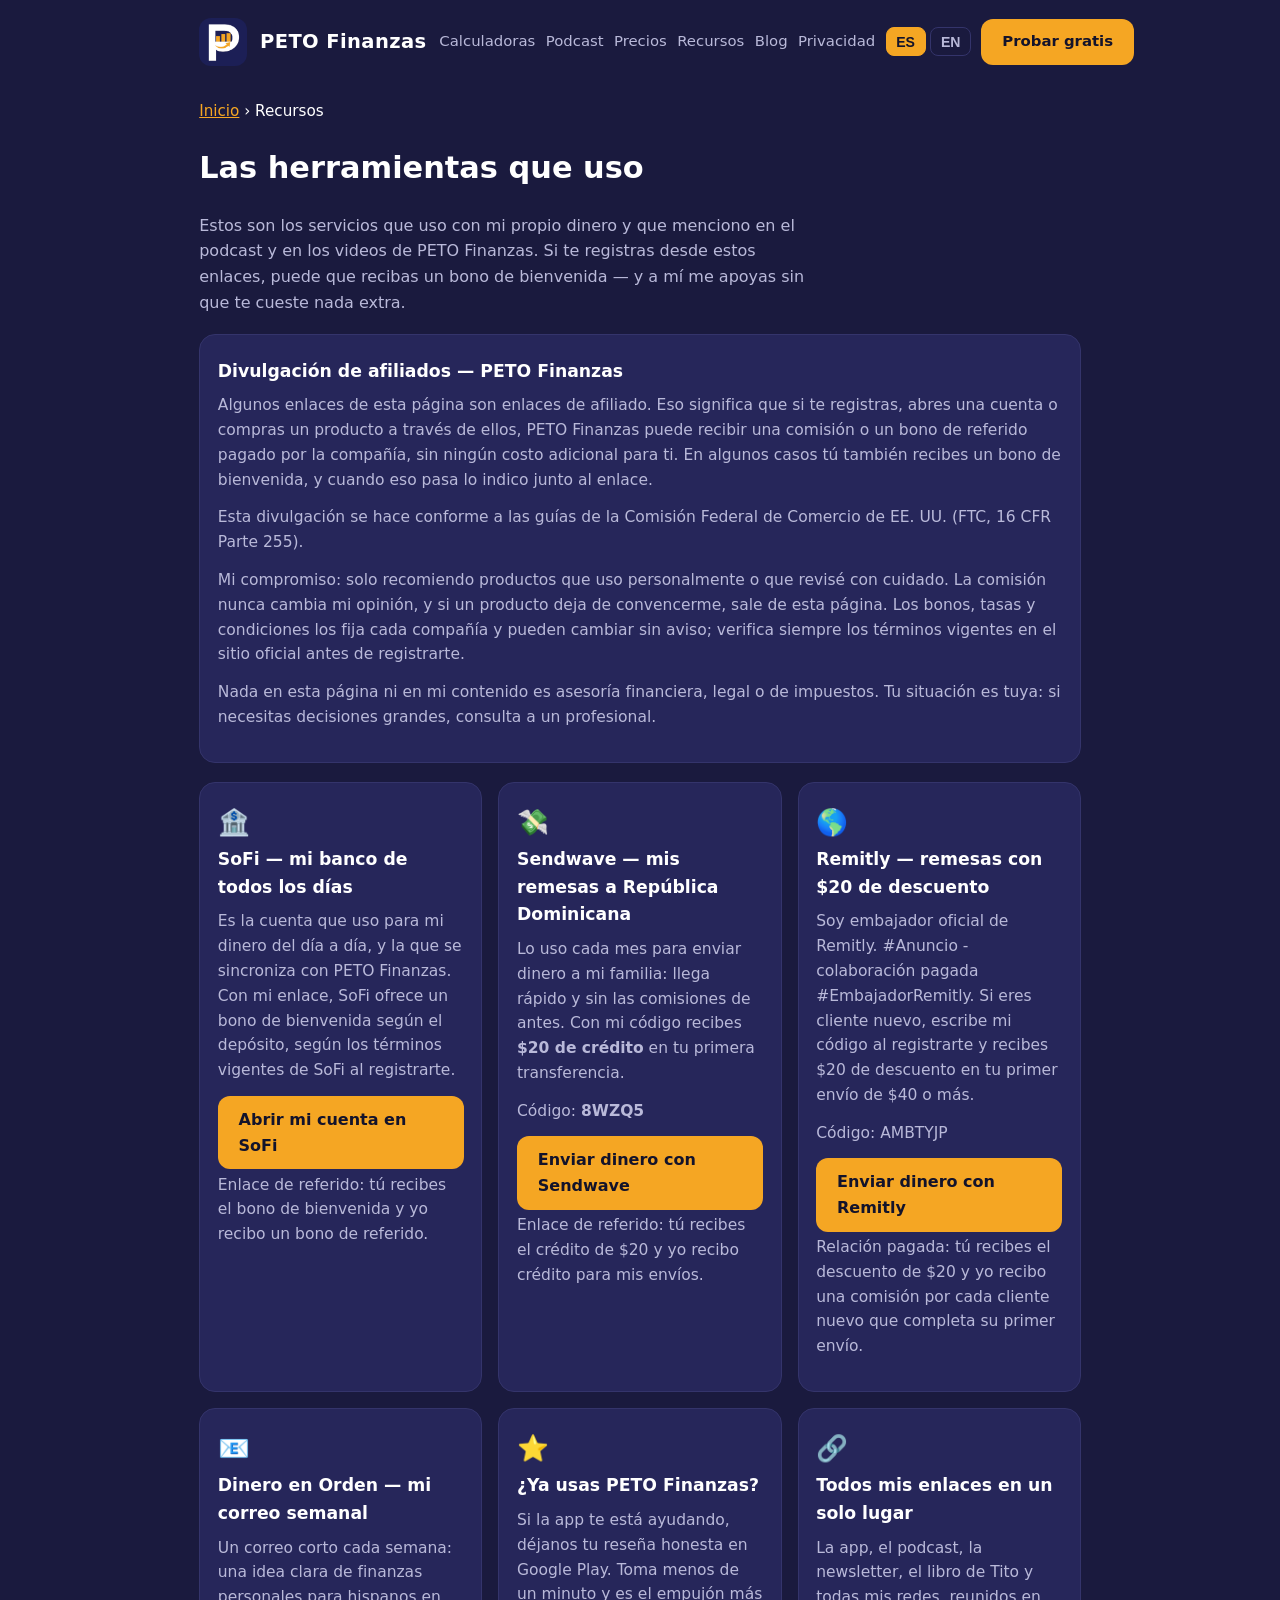
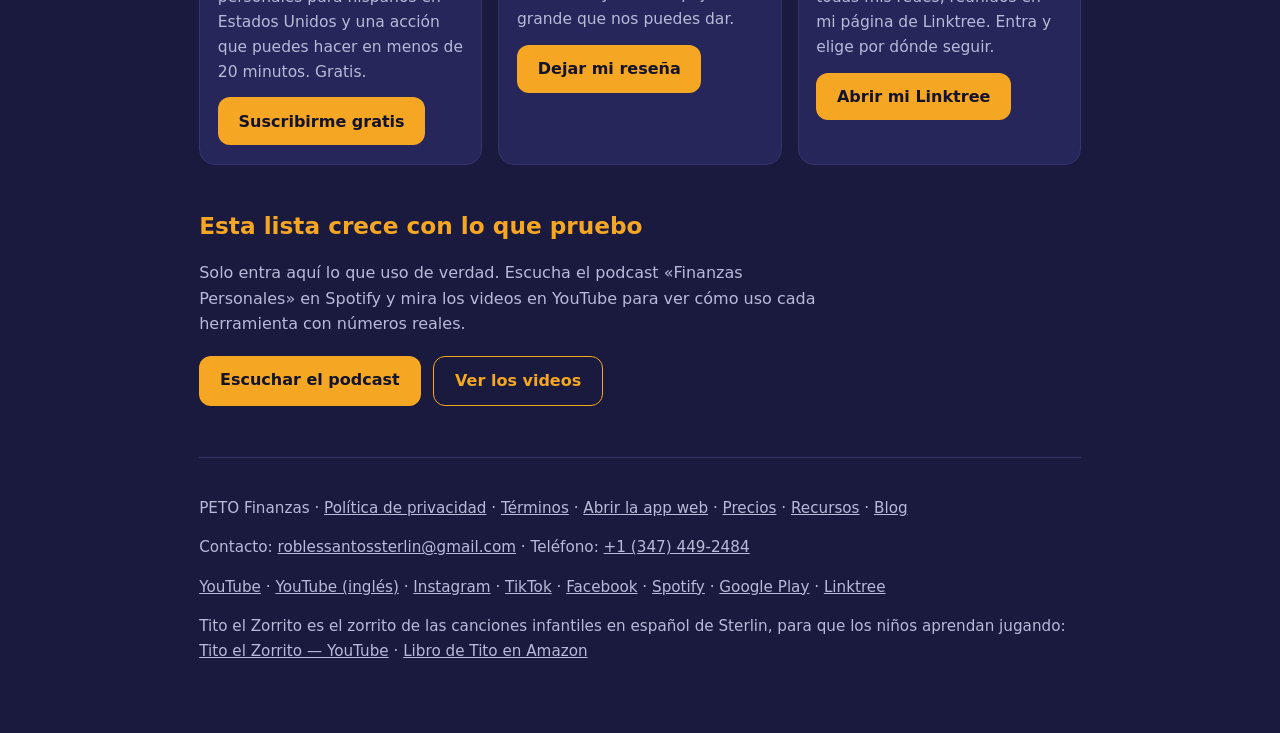
<file: recursos/index.html>
<!DOCTYPE html>
<html lang="es">
<head>
<meta charset="UTF-8">
<meta name="viewport" content="width=device-width, initial-scale=1">
<title>Recursos — Las herramientas que uso · PETO Finanzas</title>
<meta name="description" content="Las herramientas de dinero que usa PETO Finanzas: SoFi para el banco del día a día y Sendwave para enviar remesas a República Dominicana, con su divulgación de afiliados.">
<link rel="icon" href="../logo.png">
<link rel="stylesheet" href="../sitio.css">
</head>
<body>
<div class="wrap">
  <header class="site">
    <img src="/logo.png" alt="Logo de PETO Finanzas" data-i18n-attr="alt:alt_logo">
    <a class="brand" href="/">PETO Finanzas</a>
    <button class="nav-toggle" type="button" aria-label="Abrir menú" aria-expanded="false" aria-controls="nav-principal">☰</button>
    <nav id="nav-principal">
      <a href="/#calculadoras" data-i18n="nav_calc">Calculadoras</a>
      <a href="/#podcast" data-i18n="nav_podcast">Podcast</a>
      <a href="/precios/" data-i18n="nav_precios">Precios</a>
      <a href="/recursos/" data-i18n="nav_recursos">Recursos</a>
      <a href="/blog/" data-i18n="nav_blog">Blog</a>
      <a href="/privacidad/" data-i18n="nav_priv">Privacidad</a>
      <span class="lang-switch" role="group" aria-label="Idioma / Language">
        <button type="button" data-lang-btn="es">ES</button>
        <button type="button" data-lang-btn="en">EN</button>
      </span>
      <a class="btn" href="/app/" data-i18n="btn_probar">Probar gratis</a>
    </nav>
  </header>

  <p class="crumb" data-i18n="crumb"><a href="../">Inicio</a> › Recursos</p>
  <h1 style="font-size:1.9rem" data-i18n="h1">Las herramientas que uso</h1>
  <p class="muted" style="max-width:620px" data-i18n="intro">Estos son los servicios que uso con mi propio dinero y que menciono en el podcast y en los videos de PETO Finanzas. Si te registras desde estos enlaces, puede que recibas un bono de bienvenida — y a mí me apoyas sin que te cueste nada extra.</p>

  <div class="card" style="margin:1.2rem 0">
    <h3 data-i18n="disc_t">Divulgación de afiliados — PETO Finanzas</h3>
    <p data-i18n="disc_1">Algunos enlaces de esta página son enlaces de afiliado. Eso significa que si te registras, abres una cuenta o compras un producto a través de ellos, PETO Finanzas puede recibir una comisión o un bono de referido pagado por la compañía, sin ningún costo adicional para ti. En algunos casos tú también recibes un bono de bienvenida, y cuando eso pasa lo indico junto al enlace.</p>
    <p data-i18n="disc_2">Esta divulgación se hace conforme a las guías de la Comisión Federal de Comercio de EE. UU. (FTC, 16 CFR Parte 255).</p>
    <p data-i18n="disc_3">Mi compromiso: solo recomiendo productos que uso personalmente o que revisé con cuidado. La comisión nunca cambia mi opinión, y si un producto deja de convencerme, sale de esta página. Los bonos, tasas y condiciones los fija cada compañía y pueden cambiar sin aviso; verifica siempre los términos vigentes en el sitio oficial antes de registrarte.</p>
    <p data-i18n="disc_4">Nada en esta página ni en mi contenido es asesoría financiera, legal o de impuestos. Tu situación es tuya: si necesitas decisiones grandes, consulta a un profesional.</p>
  </div>

  <div class="grid">
    <div class="card">
      <div class="emoji">🏦</div>
      <h3 data-i18n="sofi_t">SoFi — mi banco de todos los días</h3>
      <p data-i18n="sofi_p">Es la cuenta que uso para mi dinero del día a día, y la que se sincroniza con PETO Finanzas. Con mi enlace, SoFi ofrece un bono de bienvenida según el depósito, según los términos vigentes de SoFi al registrarte.</p>
      <a class="btn" href="https://www.sofi.com/invite/money?gcp=bade134a-a814-4fe6-9831-beafa67bc1b9&isAliasGcp=false&siid=67e7e8a3-b1a7-499c-9283-8803c6f4c885" target="_blank" rel="sponsored noopener" data-i18n="sofi_btn">Abrir mi cuenta en SoFi</a>
      <p class="muted" data-i18n="sofi_nota">Enlace de referido: tú recibes el bono de bienvenida y yo recibo un bono de referido.</p>
    </div>
    <div class="card">
      <div class="emoji">💸</div>
      <h3 data-i18n="send_t">Sendwave — mis remesas a República Dominicana</h3>
      <p data-i18n="send_p">Lo uso cada mes para enviar dinero a mi familia: llega rápido y sin las comisiones de antes. Con mi código recibes <strong>$20 de crédito</strong> en tu primera transferencia.</p>
      <p data-i18n="send_code">Código: <strong>8WZQ5</strong></p>
      <a class="btn" href="https://try.sendwave.com/kjap/2xs370wn" target="_blank" rel="sponsored noopener" data-i18n="send_btn">Enviar dinero con Sendwave</a>
      <p class="muted" data-i18n="send_nota">Enlace de referido: tú recibes el crédito de $20 y yo recibo crédito para mis envíos.</p>
    </div>
    <div class="card">
      <div class="emoji">🌎</div>
      <h3 data-i18n="rem_t">Remitly — remesas con $20 de descuento</h3>
      <p data-i18n="rem_p">Soy embajador oficial de Remitly. #Anuncio - colaboración pagada #EmbajadorRemitly. Si eres cliente nuevo, escribe mi código al registrarte y recibes <strong>$20 de descuento</strong> en tu primer envío de $40 o más.</p>
      <p data-i18n="rem_code">Código: <strong>AMBTYJP</strong></p>
      <a class="btn" href="https://www.remitly.com" target="_blank" rel="sponsored noopener" data-i18n="rem_btn">Enviar dinero con Remitly</a>
      <p class="muted" data-i18n="rem_nota">Relación pagada: tú recibes el descuento de $20 y yo recibo una comisión por cada cliente nuevo que completa su primer envío.</p>
    </div>
    <div class="card">
      <div class="emoji">📧</div>
      <h3 data-i18n="news_t">Dinero en Orden — mi correo semanal</h3>
      <p data-i18n="news_p">Un correo corto cada semana: una idea clara de finanzas personales para hispanos en Estados Unidos y una acción que puedes hacer en menos de 20 minutos. Gratis.</p>
      <a class="btn" href="https://sterlins-newsletter.beehiiv.com" target="_blank" rel="noopener" data-i18n="news_btn">Suscribirme gratis</a>
    </div>
    <div class="card">
      <div class="emoji">⭐</div>
      <h3 data-i18n="res_t">¿Ya usas PETO Finanzas?</h3>
      <p data-i18n="res_p">Si la app te está ayudando, déjanos tu reseña honesta en Google Play. Toma menos de un minuto y es el empujón más grande que nos puedes dar.</p>
      <a class="btn" href="https://play.google.com/store/apps/details?id=app.peto" target="_blank" rel="noopener" data-i18n="res_btn">Dejar mi reseña</a>
    </div>
    <div class="card">
      <div class="emoji">🔗</div>
      <h3 data-i18n="lt_t">Todos mis enlaces en un solo lugar</h3>
      <p data-i18n="lt_p">La app, el podcast, la newsletter, el libro de Tito y todas mis redes, reunidos en mi página de Linktree. Entra y elige por dónde seguir.</p>
      <a class="btn" href="https://linktr.ee/petofinanzas" target="_blank" rel="noopener" data-i18n="lt_btn">Abrir mi Linktree</a>
    </div>
  </div>

  <section>
    <h2 data-i18n="cierra_h2">Esta lista crece con lo que pruebo</h2>
    <p class="muted" style="max-width:620px" data-i18n="cierra_p">Solo entra aquí lo que uso de verdad. Escucha el podcast «Finanzas Personales» en Spotify y mira los videos en YouTube para ver cómo uso cada herramienta con números reales.</p>
    <div class="cta-row">
      <a class="btn" href="https://open.spotify.com/show/5w84Exlg8CP02lRueF1Sc3" target="_blank" rel="noopener" data-i18n="btn_spotify">Escuchar el podcast</a>
      <a class="btn ghost" href="https://www.youtube.com/@PetoFinanzas" target="_blank" rel="noopener" data-i18n="btn_youtube">Ver los videos</a>
    </div>
  </section>

  <footer class="site">
    <p data-i18n="foot_1">PETO Finanzas · <a href="/privacidad/">Política de privacidad</a> · <a href="/terminos/">Términos</a> · <a href="/app/">Abrir la app web</a> · <a href="/precios/">Precios</a> · <a href="/recursos/">Recursos</a> · <a href="/blog/">Blog</a></p>
    <p data-i18n="foot_2">Contacto: <a href="mailto:roblessantossterlin@gmail.com">roblessantossterlin@gmail.com</a> · Teléfono: <a href="tel:+13474492484">+1 (347) 449-2484</a></p>
    <p><a href="https://www.youtube.com/@PetoFinanzas" target="_blank" rel="noopener">YouTube</a> · <a href="https://www.youtube.com/@PETOFinances" target="_blank" rel="noopener">YouTube (inglés)</a> · <a href="https://www.instagram.com/peto_finanzas" target="_blank" rel="noopener">Instagram</a> · <a href="https://www.tiktok.com/@peto.finanzas" target="_blank" rel="noopener">TikTok</a> · <a href="https://www.facebook.com/share/g/1Eq7WNgLGG/" target="_blank" rel="noopener">Facebook</a> · <a href="https://open.spotify.com/show/5w84Exlg8CP02lRueF1Sc3" target="_blank" rel="noopener">Spotify</a> · <a href="https://play.google.com/store/apps/details?id=app.peto" target="_blank" rel="noopener">Google Play</a> · <a href="https://linktr.ee/petofinanzas" target="_blank" rel="noopener">Linktree</a></p>
    <p data-i18n="foot_3">Tito el Zorrito es el zorrito de las canciones infantiles en español de Sterlin, para que los niños aprendan jugando: <a href="https://www.youtube.com/@TitoElZorritoCanciones" target="_blank" rel="noopener">Tito el Zorrito — YouTube</a> · <a href="https://www.amazon.com/dp/B0HS2ZQG93" target="_blank" rel="noopener">Libro de Tito en Amazon</a></p>
  </footer>
</div>
<script>
window.PETO_TEXTOS = {
  es: {
    __title: 'Recursos — Las herramientas que uso · PETO Finanzas',
    __desc: 'Las herramientas de dinero que usa PETO Finanzas: SoFi para el banco del día a día y Sendwave para enviar remesas a República Dominicana, con su divulgación de afiliados.',
    alt_logo: 'Logo de PETO Finanzas',
    nav_calc: 'Calculadoras',
    nav_podcast: 'Podcast',
    nav_precios: 'Precios',
    nav_recursos: 'Recursos',
    nav_blog: 'Blog',
    nav_priv: 'Privacidad',
    btn_probar: 'Probar gratis',
    crumb: '<a href="../">Inicio</a> › Recursos',
    h1: 'Las herramientas que uso',
    intro: 'Estos son los servicios que uso con mi propio dinero y que menciono en el podcast y en los videos de PETO Finanzas. Si te registras desde estos enlaces, puede que recibas un bono de bienvenida — y a mí me apoyas sin que te cueste nada extra.',
    disc_t: 'Divulgación de afiliados — PETO Finanzas',
    disc_1: 'Algunos enlaces de esta página son enlaces de afiliado. Eso significa que si te registras, abres una cuenta o compras un producto a través de ellos, PETO Finanzas puede recibir una comisión o un bono de referido pagado por la compañía, sin ningún costo adicional para ti. En algunos casos tú también recibes un bono de bienvenida, y cuando eso pasa lo indico junto al enlace.',
    disc_2: 'Esta divulgación se hace conforme a las guías de la Comisión Federal de Comercio de EE. UU. (FTC, 16 CFR Parte 255).',
    disc_3: 'Mi compromiso: solo recomiendo productos que uso personalmente o que revisé con cuidado. La comisión nunca cambia mi opinión, y si un producto deja de convencerme, sale de esta página. Los bonos, tasas y condiciones los fija cada compañía y pueden cambiar sin aviso; verifica siempre los términos vigentes en el sitio oficial antes de registrarte.',
    disc_4: 'Nada en esta página ni en mi contenido es asesoría financiera, legal o de impuestos. Tu situación es tuya: si necesitas decisiones grandes, consulta a un profesional.',
    sofi_t: 'SoFi — mi banco de todos los días',
    sofi_p: 'Es la cuenta que uso para mi dinero del día a día, y la que se sincroniza con PETO Finanzas. Con mi enlace, SoFi ofrece un bono de bienvenida según el depósito, según los términos vigentes de SoFi al registrarte.',
    sofi_btn: 'Abrir mi cuenta en SoFi',
    sofi_nota: 'Enlace de referido: tú recibes el bono de bienvenida y yo recibo un bono de referido.',
    send_t: 'Sendwave — mis remesas a República Dominicana',
    send_p: 'Lo uso cada mes para enviar dinero a mi familia: llega rápido y sin las comisiones de antes. Con mi código recibes <strong>$20 de crédito</strong> en tu primera transferencia.',
    send_code: 'Código: <strong>8WZQ5</strong>',
    send_btn: 'Enviar dinero con Sendwave',
    send_nota: 'Enlace de referido: tú recibes el crédito de $20 y yo recibo crédito para mis envíos.',
    rem_t: 'Remitly — remesas con $20 de descuento',
    rem_p: 'Soy embajador oficial de Remitly. #Anuncio - colaboración pagada #EmbajadorRemitly. Si eres cliente nuevo, escribe mi código al registrarte y recibes $20 de descuento en tu primer envío de $40 o más.',
    rem_code: 'Código: AMBTYJP',
    rem_btn: 'Enviar dinero con Remitly',
    rem_nota: 'Relación pagada: tú recibes el descuento de $20 y yo recibo una comisión por cada cliente nuevo que completa su primer envío.',
    news_t: 'Dinero en Orden — mi correo semanal',
    news_p: 'Un correo corto cada semana: una idea clara de finanzas personales para hispanos en Estados Unidos y una acción que puedes hacer en menos de 20 minutos. Gratis.',
    news_btn: 'Suscribirme gratis',
    res_t: '¿Ya usas PETO Finanzas?',
    res_p: 'Si la app te está ayudando, déjanos tu reseña honesta en Google Play. Toma menos de un minuto y es el empujón más grande que nos puedes dar.',
    res_btn: 'Dejar mi reseña',
    lt_t: 'Todos mis enlaces en un solo lugar',
    lt_p: 'La app, el podcast, la newsletter, el libro de Tito y todas mis redes, reunidos en mi página de Linktree. Entra y elige por dónde seguir.',
    lt_btn: 'Abrir mi Linktree',
    cierra_h2: 'Esta lista crece con lo que pruebo',
    cierra_p: 'Solo entra aquí lo que uso de verdad. Escucha el podcast «Finanzas Personales» en Spotify y mira los videos en YouTube para ver cómo uso cada herramienta con números reales.',
    btn_spotify: 'Escuchar el podcast',
    btn_youtube: 'Ver los videos',
    foot_1: 'PETO Finanzas · <a href="/privacidad/">Política de privacidad</a> · <a href="/terminos/">Términos</a> · <a href="/app/">Abrir la app web</a> · <a href="/precios/">Precios</a> · <a href="/recursos/">Recursos</a> · <a href="/blog/">Blog</a>',
    foot_2: 'Contacto: <a href="mailto:roblessantossterlin@gmail.com">roblessantossterlin@gmail.com</a> · Teléfono: <a href="tel:+13474492484">+1 (347) 449-2484</a>',
    foot_3: 'Tito el Zorrito es el zorrito de las canciones infantiles en español de Sterlin, para que los niños aprendan jugando: <a href="https://www.youtube.com/@TitoElZorritoCanciones" target="_blank" rel="noopener">Tito el Zorrito — YouTube</a> · <a href="https://www.amazon.com/dp/B0HS2ZQG93" target="_blank" rel="noopener">Libro de Tito en Amazon</a>'
  },
  en: {
    __title: 'Resources — The tools I use · PETO Finanzas',
    __desc: 'The money tools PETO Finanzas uses: SoFi for everyday banking and Sendwave to send remittances to the Dominican Republic, with its affiliate disclosure.',
    alt_logo: 'PETO Finanzas logo',
    nav_calc: 'Calculators',
    nav_podcast: 'Podcast',
    nav_precios: 'Pricing',
    nav_recursos: 'Resources',
    nav_blog: 'Blog',
    nav_priv: 'Privacy',
    btn_probar: 'Try it free',
    crumb: '<a href="../">Home</a> › Resources',
    h1: 'The tools I use',
    intro: 'These are the services I use with my own money and mention on the PETO Finanzas podcast and videos. If you sign up through these links, you may receive a welcome bonus — and you support me at no extra cost to you.',
    disc_t: 'Affiliate disclosure — PETO Finanzas',
    disc_1: 'Some links on this page are affiliate links. That means if you sign up, open an account or buy a product through them, PETO Finanzas may receive a commission or a referral bonus paid by the company, at no additional cost to you. In some cases you also receive a welcome bonus, and when that happens I say so next to the link.',
    disc_2: 'This disclosure is made in accordance with the U.S. Federal Trade Commission guidelines (FTC, 16 CFR Part 255).',
    disc_3: 'My commitment: I only recommend products I personally use or have carefully reviewed. The commission never changes my opinion, and if a product stops convincing me, it leaves this page. Bonuses, rates and terms are set by each company and can change without notice; always check the current terms on the official site before signing up.',
    disc_4: 'Nothing on this page or in my content is financial, legal or tax advice. Your situation is yours: if you need big decisions, consult a professional.',
    sofi_t: 'SoFi — my everyday bank',
    sofi_p: 'It is the account I use for my everyday money, and the one that syncs with PETO Finanzas. With my link, SoFi offers a welcome bonus based on the deposit, under SoFi\'s current terms when you sign up.',
    sofi_btn: 'Open my SoFi account',
    sofi_nota: 'Referral link: you receive the welcome bonus and I receive a referral bonus.',
    send_t: 'Sendwave — my remittances to the Dominican Republic',
    send_p: 'I use it every month to send money to my family: it arrives fast and without the old fees. With my code you receive <strong>$20 in credit</strong> on your first transfer.',
    send_code: 'Code: <strong>8WZQ5</strong>',
    send_btn: 'Send money with Sendwave',
    send_nota: 'Referral link: you receive the $20 credit and I receive credit for my sends.',
    rem_t: 'Remitly — remittances with $20 off',
    rem_p: 'I am an official Remitly ambassador. #Ad - paid collaboration #RemitlyAmbassador. If you are a new customer, enter my code when you sign up and receive $20 off your first send of $40 or more.',
    rem_code: 'Code: AMBTYJP',
    rem_btn: 'Send money with Remitly',
    rem_nota: 'Paid relationship: you receive the $20 discount and I receive a commission for each new customer who completes their first send.',
    news_t: 'Dinero en Orden — my weekly email',
    news_p: 'One short email every week: one clear personal-finance idea for Hispanics in the United States and one action you can do in under 20 minutes. Free.',
    news_btn: 'Subscribe free',
    res_t: 'Already using PETO Finanzas?',
    res_p: 'If the app is helping you, leave us your honest review on Google Play. It takes less than a minute and it is the biggest boost you can give us.',
    res_btn: 'Leave my review',
    lt_t: 'All my links in one place',
    lt_p: 'The app, the podcast, the newsletter, Tito\'s book and all my social networks, gathered on my Linktree page. Come in and choose where to follow.',
    lt_btn: 'Open my Linktree',
    cierra_h2: 'This list grows with what I try',
    cierra_p: 'Only what I truly use makes it here. Listen to the “Finanzas Personales” podcast on Spotify and watch the videos on YouTube to see how I use each tool with real numbers.',
    btn_spotify: 'Listen to the podcast',
    btn_youtube: 'Watch the videos',
    foot_1: 'PETO Finanzas · <a href="/privacidad/">Privacy Policy</a> · <a href="/terminos/">Terms</a> · <a href="/app/">Open the web app</a> · <a href="/precios/">Pricing</a> · <a href="/recursos/">Resources</a> · <a href="/blog/">Blog</a>',
    foot_2: 'Contact: <a href="mailto:roblessantossterlin@gmail.com">roblessantossterlin@gmail.com</a> · Phone: <a href="tel:+13474492484">+1 (347) 449-2484</a>',
    foot_3: 'Tito el Zorrito is Sterlin\'s little fox from the Spanish children\'s songs, so kids learn while they play: <a href="https://www.youtube.com/@TitoElZorritoCanciones" target="_blank" rel="noopener">Tito el Zorrito — YouTube</a> · <a href="https://www.amazon.com/dp/B0HS2ZQG93" target="_blank" rel="noopener">Tito\'s book on Amazon</a>'
  }
};
</script>
<script src="../i18n.js"></script>
</body>
</html>
</file>
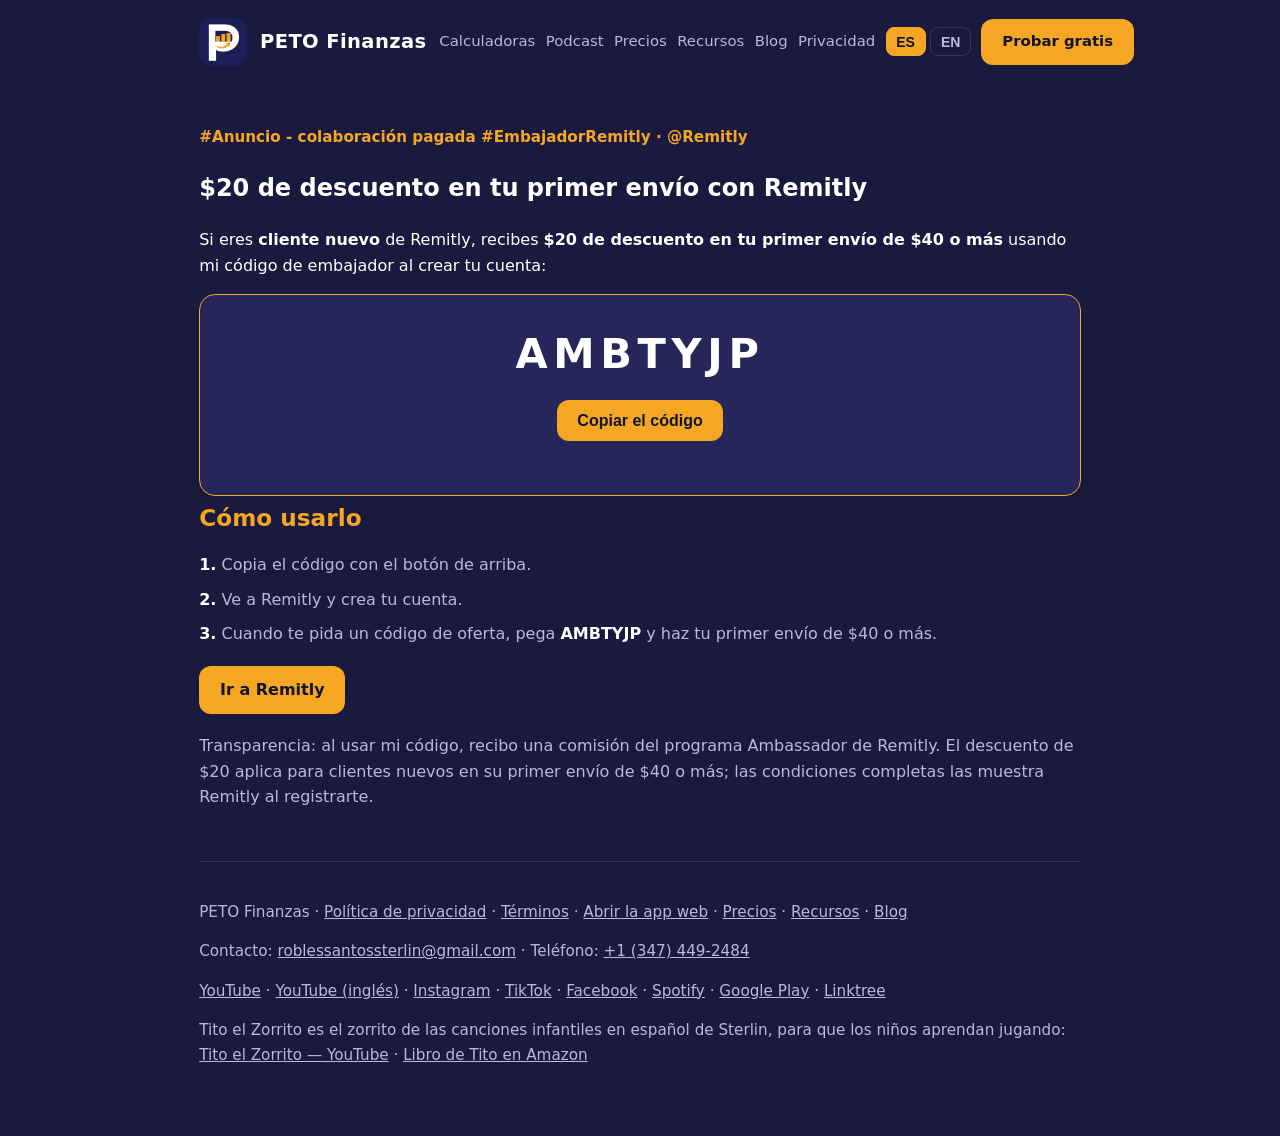
<file: remitly/index.html>
<!DOCTYPE html>
<html lang="es">
<head>
<meta charset="UTF-8">
<meta name="viewport" content="width=device-width, initial-scale=1">
<title>Remitly: $20 de descuento en tu primer envío — PETO Finanzas</title>
<meta name="description" content="Clientes nuevos de Remitly: $20 de descuento en su primer envío de $40 o más con el código AMBTYJP. Cópialo aquí y úsalo al crear tu cuenta.">
<link rel="icon" href="../logo.png">
<link rel="stylesheet" href="../sitio.css">
<style>
  .divulgacion{color:#F5A623;font-weight:700;font-size:.95rem;margin:.2rem 0 1rem}
  .codigo-caja{text-align:center}
  .codigo-grande{display:block;font-size:2.6rem;font-weight:800;letter-spacing:.35rem;color:#FFFFFF;margin:.4rem 0 .8rem;user-select:all}
  .copiado{display:block;min-height:1.4em;color:#F5A623;font-weight:700;margin-top:.6rem;visibility:hidden}
  .pasos{counter-reset:paso;list-style:none;padding-left:0}
  .pasos li{margin:.55rem 0;color:#B9B9D9}
  .pasos li strong{color:#FFFFFF}
  #codigo-manual{display:none;width:100%;margin-top:.6rem;padding:.5rem;border-radius:8px;border:1px solid #34346B;background:#1A1A3E;color:#FFFFFF;text-align:center;font-size:1.1rem;letter-spacing:.2rem}
</style>
</head>
<body>
<div class="wrap">
  <header class="site">
    <img src="/logo.png" alt="Logo de PETO Finanzas" data-i18n-attr="alt:alt_logo">
    <a class="brand" href="/">PETO Finanzas</a>
    <button class="nav-toggle" type="button" aria-label="Abrir menú" aria-expanded="false" aria-controls="nav-principal">☰</button>
    <nav id="nav-principal">
      <a href="/#calculadoras" data-i18n="nav_calc">Calculadoras</a>
      <a href="/#podcast" data-i18n="nav_podcast">Podcast</a>
      <a href="/precios/" data-i18n="nav_precios">Precios</a>
      <a href="/recursos/" data-i18n="nav_recursos">Recursos</a>
      <a href="/blog/" data-i18n="nav_blog">Blog</a>
      <a href="/privacidad/" data-i18n="nav_priv">Privacidad</a>
      <span class="lang-switch" role="group" aria-label="Idioma / Language">
        <button type="button" data-lang-btn="es">ES</button>
        <button type="button" data-lang-btn="en">EN</button>
      </span>
      <a class="btn" href="/app/" data-i18n="btn_probar">Probar gratis</a>
    </nav>
  </header>

  <section>
    <p class="divulgacion">#Anuncio - colaboración pagada #EmbajadorRemitly · @Remitly</p>

    <h1>$20 de descuento en tu primer envío con Remitly</h1>
    <p>Si eres <strong>cliente nuevo</strong> de Remitly, recibes <strong>$20 de descuento en tu primer envío de $40 o más</strong> usando mi código de embajador al crear tu cuenta:</p>

    <div class="card destacado codigo-caja">
      <span class="codigo-grande" id="codigo">AMBTYJP</span>
      <button class="btn" type="button" onclick="copiarCodigo()">Copiar el código</button>
      <textarea id="codigo-manual" rows="1" readonly aria-label="Código AMBTYJP para copiar manualmente"></textarea>
      <span class="copiado" id="copiado" role="status">¡Copiado!</span>
    </div>

    <h2>Cómo usarlo</h2>
    <ol class="pasos">
      <li><strong>1.</strong> Copia el código con el botón de arriba.</li>
      <li><strong>2.</strong> Ve a Remitly y crea tu cuenta.</li>
      <li><strong>3.</strong> Cuando te pida un código de oferta, pega <strong>AMBTYJP</strong> y haz tu primer envío de $40 o más.</li>
    </ol>

    <p class="cta-row"><a class="btn" href="https://www.remitly.com/" target="_blank" rel="noopener">Ir a Remitly</a></p>

    <p class="muted">Transparencia: al usar mi código, recibo una comisión del programa Ambassador de Remitly. El descuento de $20 aplica para clientes nuevos en su primer envío de $40 o más; las condiciones completas las muestra Remitly al registrarte.</p>
  </section>

  <footer class="site">
    <p data-i18n="foot_1">PETO Finanzas · <a href="/privacidad/">Política de privacidad</a> · <a href="/terminos/">Términos</a> · <a href="/app/">Abrir la app web</a> · <a href="/precios/">Precios</a> · <a href="/recursos/">Recursos</a> · <a href="/blog/">Blog</a></p>
    <p data-i18n="foot_2">Contacto: <a href="mailto:roblessantossterlin@gmail.com">roblessantossterlin@gmail.com</a> · Teléfono: <a href="tel:+13474492484">+1 (347) 449-2484</a></p>
    <p><a href="https://www.youtube.com/@PetoFinanzas" target="_blank" rel="noopener">YouTube</a> · <a href="https://www.youtube.com/@PETOFinances" target="_blank" rel="noopener">YouTube (inglés)</a> · <a href="https://www.instagram.com/peto_finanzas" target="_blank" rel="noopener">Instagram</a> · <a href="https://www.tiktok.com/@peto.finanzas" target="_blank" rel="noopener">TikTok</a> · <a href="https://www.facebook.com/share/g/1Eq7WNgLGG/" target="_blank" rel="noopener">Facebook</a> · <a href="https://open.spotify.com/show/5w84Exlg8CP02lRueF1Sc3" target="_blank" rel="noopener">Spotify</a> · <a href="https://play.google.com/store/apps/details?id=app.peto" target="_blank" rel="noopener">Google Play</a> · <a href="https://linktr.ee/petofinanzas" target="_blank" rel="noopener">Linktree</a></p>
    <p data-i18n="foot_3">Tito el Zorrito es el zorrito de las canciones infantiles en español de Sterlin, para que los niños aprendan jugando: <a href="https://www.youtube.com/@TitoElZorritoCanciones" target="_blank" rel="noopener">Tito el Zorrito — YouTube</a> · <a href="https://www.amazon.com/dp/B0HS2ZQG93" target="_blank" rel="noopener">Libro de Tito en Amazon</a></p>
  </footer>
</div>
<script>
function copiarCodigo(){
  var aviso = document.getElementById('copiado');
  function ok(){
    aviso.textContent = '¡Copiado!';
    aviso.style.visibility = 'visible';
    setTimeout(function(){ aviso.style.visibility = 'hidden'; }, 2600);
  }
  function respaldo(){
    var ta = document.getElementById('codigo-manual');
    ta.style.display = 'block';
    ta.value = 'AMBTYJP';
    ta.focus();
    ta.select();
    try { document.execCommand('copy'); ok(); }
    catch(e){ aviso.textContent = 'Copia el código: AMBTYJP'; aviso.style.visibility = 'visible'; }
  }
  if (navigator.clipboard && navigator.clipboard.writeText) {
    navigator.clipboard.writeText('AMBTYJP').then(ok).catch(respaldo);
  } else { respaldo(); }
}
</script>
<script>
window.PETO_TEXTOS = {
  es: {
    titulo: 'Remitly: $20 de descuento en tu primer envío — PETO Finanzas',
    alt_logo: 'Logo de PETO Finanzas',
    nav_calc: 'Calculadoras',
    nav_podcast: 'Podcast',
    nav_precios: 'Precios',
    nav_recursos: 'Recursos',
    nav_blog: 'Blog',
    nav_priv: 'Privacidad',
    btn_probar: 'Probar gratis',
    foot_1: 'PETO Finanzas · <a href="/privacidad/">Política de privacidad</a> · <a href="/terminos/">Términos</a> · <a href="/app/">Abrir la app web</a> · <a href="/precios/">Precios</a> · <a href="/recursos/">Recursos</a> · <a href="/blog/">Blog</a>',
    foot_2: 'Contacto: <a href="mailto:roblessantossterlin@gmail.com">roblessantossterlin@gmail.com</a> · Teléfono: <a href="tel:+13474492484">+1 (347) 449-2484</a>',
    foot_3: 'Tito el Zorrito es el zorrito de las canciones infantiles en español de Sterlin, para que los niños aprendan jugando: <a href="https://www.youtube.com/@TitoElZorritoCanciones" target="_blank" rel="noopener">Tito el Zorrito — YouTube</a> · <a href="https://www.amazon.com/dp/B0HS2ZQG93" target="_blank" rel="noopener">Libro de Tito en Amazon</a>'
  },
  en: {
    titulo: 'Remitly: $20 off your first transfer — PETO Finanzas',
    alt_logo: 'PETO Finanzas logo',
    nav_calc: 'Calculators',
    nav_podcast: 'Podcast',
    nav_precios: 'Pricing',
    nav_recursos: 'Resources',
    nav_blog: 'Blog',
    nav_priv: 'Privacy',
    btn_probar: 'Try it free',
    foot_1: 'PETO Finanzas · <a href="/privacidad/">Privacy Policy</a> · <a href="/terminos/">Terms</a> · <a href="/app/">Open the web app</a> · <a href="/precios/">Pricing</a> · <a href="/recursos/">Resources</a> · <a href="/blog/">Blog</a>',
    foot_2: 'Contact: <a href="mailto:roblessantossterlin@gmail.com">roblessantossterlin@gmail.com</a> · Phone: <a href="tel:+13474492484">+1 (347) 449-2484</a>',
    foot_3: 'Tito el Zorrito is Sterlin\'s little fox from the Spanish children\'s songs, so kids learn while they play: <a href="https://www.youtube.com/@TitoElZorritoCanciones" target="_blank" rel="noopener">Tito el Zorrito — YouTube</a> · <a href="https://www.amazon.com/dp/B0HS2ZQG93" target="_blank" rel="noopener">Tito\'s book on Amazon</a>'
  }
};
</script>
<script src="../i18n.js"></script>
</body>
</html>
</file>
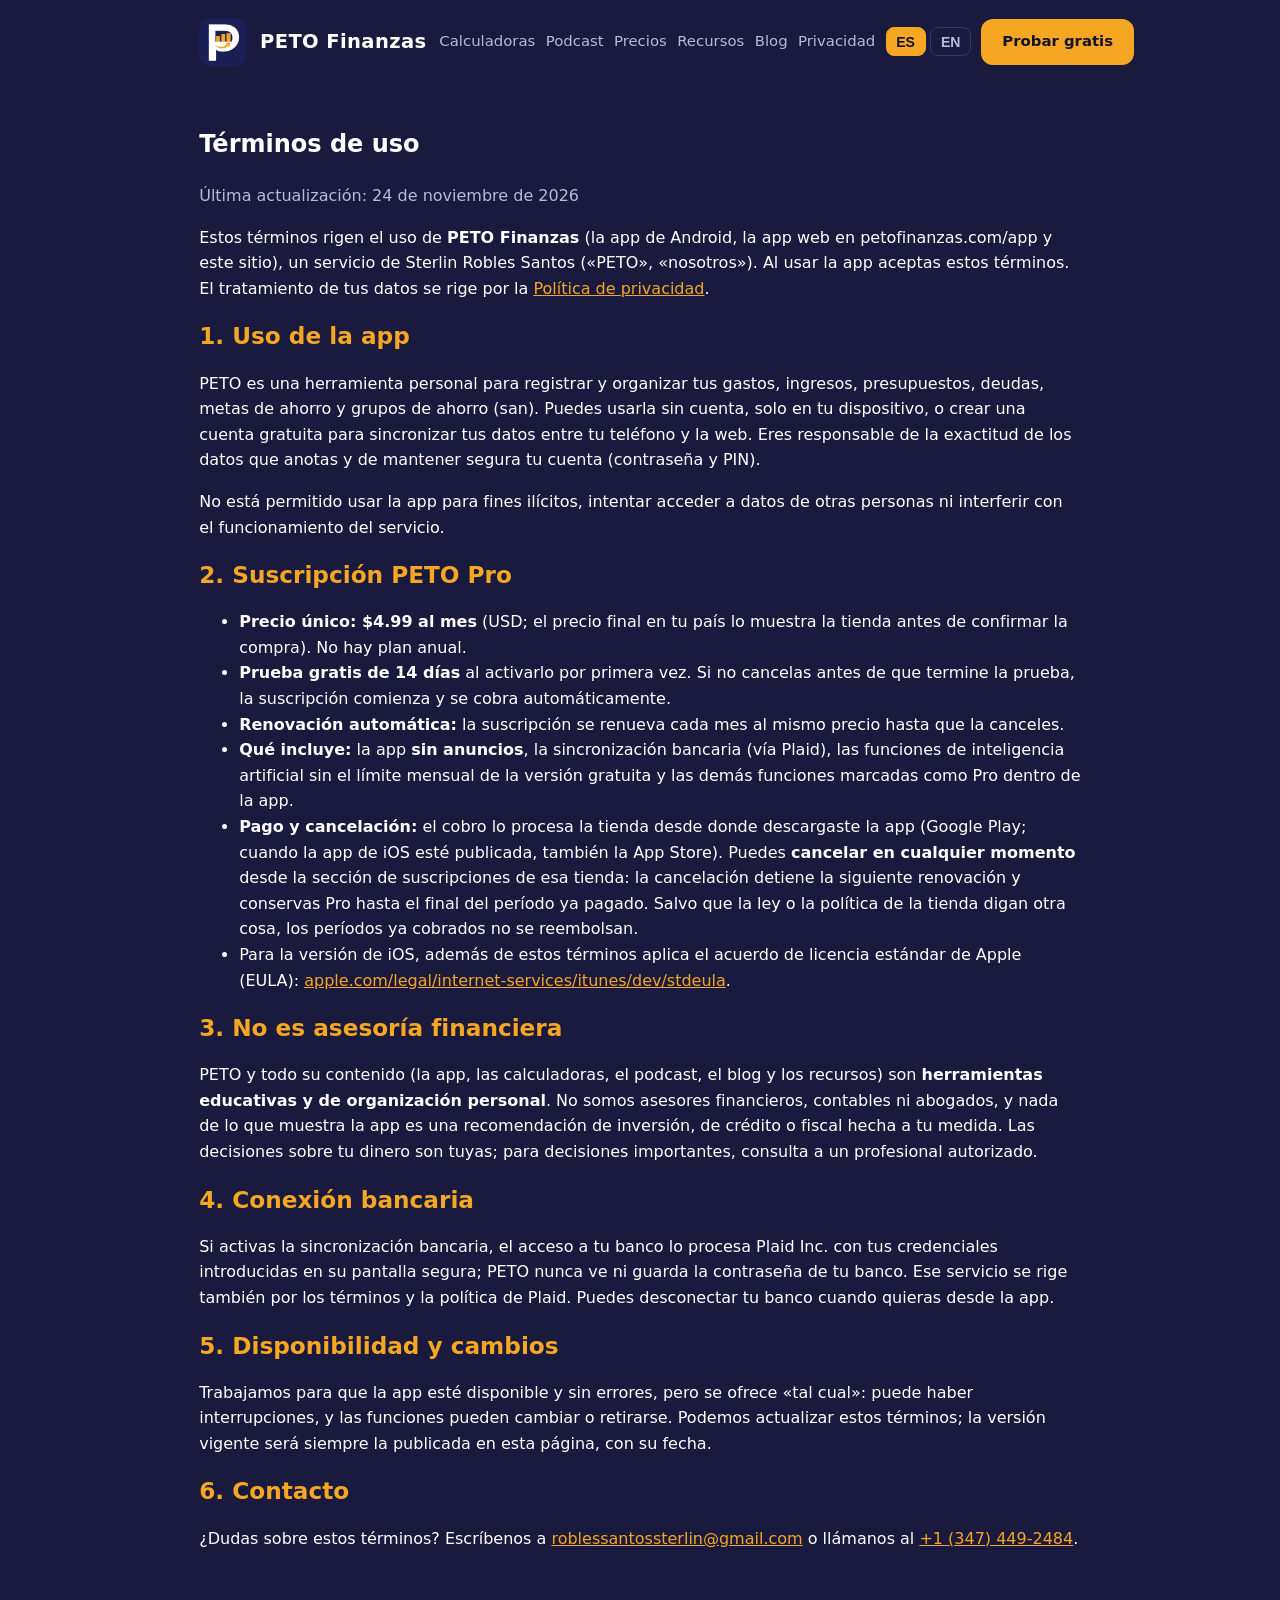
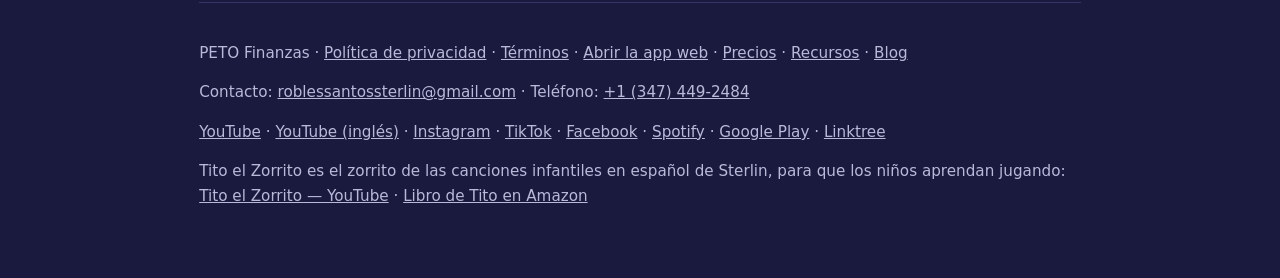
<file: terminos/index.html>
<!DOCTYPE html>
<html lang="es">
<head>
<meta charset="UTF-8">
<meta name="viewport" content="width=device-width, initial-scale=1">
<title>Términos de uso — PETO Finanzas</title>
<meta name="description" content="Términos de uso de PETO Finanzas: uso de la app, suscripción PETO Pro ($4.99/mes con 14 días de prueba gratis), cancelación y contacto.">
<link rel="icon" href="../logo.png">
<link rel="stylesheet" href="../sitio.css">
</head>
<body>
<div class="wrap">
  <header class="site">
    <img src="/logo.png" alt="Logo de PETO Finanzas" data-i18n-attr="alt:alt_logo">
    <a class="brand" href="/">PETO Finanzas</a>
    <button class="nav-toggle" type="button" aria-label="Abrir menú" aria-expanded="false" aria-controls="nav-principal">☰</button>
    <nav id="nav-principal">
      <a href="/#calculadoras" data-i18n="nav_calc">Calculadoras</a>
      <a href="/#podcast" data-i18n="nav_podcast">Podcast</a>
      <a href="/precios/" data-i18n="nav_precios">Precios</a>
      <a href="/recursos/" data-i18n="nav_recursos">Recursos</a>
      <a href="/blog/" data-i18n="nav_blog">Blog</a>
      <a href="/privacidad/" data-i18n="nav_priv">Privacidad</a>
      <span class="lang-switch" role="group" aria-label="Idioma / Language">
        <button type="button" data-lang-btn="es">ES</button>
        <button type="button" data-lang-btn="en">EN</button>
      </span>
      <a class="btn" href="/app/" data-i18n="btn_probar">Probar gratis</a>
    </nav>
  </header>

  <section>
    <h1>Términos de uso</h1>
    <p class="muted">Última actualización: 24 de noviembre de 2026</p>
    <p>Estos términos rigen el uso de <strong>PETO Finanzas</strong> (la app de Android, la app web en petofinanzas.com/app y este sitio), un servicio de Sterlin Robles Santos («PETO», «nosotros»). Al usar la app aceptas estos términos. El tratamiento de tus datos se rige por la <a href="/privacidad/">Política de privacidad</a>.</p>

    <h2>1. Uso de la app</h2>
    <p>PETO es una herramienta personal para registrar y organizar tus gastos, ingresos, presupuestos, deudas, metas de ahorro y grupos de ahorro (san). Puedes usarla sin cuenta, solo en tu dispositivo, o crear una cuenta gratuita para sincronizar tus datos entre tu teléfono y la web. Eres responsable de la exactitud de los datos que anotas y de mantener segura tu cuenta (contraseña y PIN).</p>
    <p>No está permitido usar la app para fines ilícitos, intentar acceder a datos de otras personas ni interferir con el funcionamiento del servicio.</p>

    <h2>2. Suscripción PETO Pro</h2>
    <ul>
      <li><strong>Precio único: $4.99 al mes</strong> (USD; el precio final en tu país lo muestra la tienda antes de confirmar la compra). No hay plan anual.</li>
      <li><strong>Prueba gratis de 14 días</strong> al activarlo por primera vez. Si no cancelas antes de que termine la prueba, la suscripción comienza y se cobra automáticamente.</li>
      <li><strong>Renovación automática:</strong> la suscripción se renueva cada mes al mismo precio hasta que la canceles.</li>
      <li><strong>Qué incluye:</strong> la app <strong>sin anuncios</strong>, la sincronización bancaria (vía Plaid), las funciones de inteligencia artificial sin el límite mensual de la versión gratuita y las demás funciones marcadas como Pro dentro de la app.</li>
      <li><strong>Pago y cancelación:</strong> el cobro lo procesa la tienda desde donde descargaste la app (Google Play; cuando la app de iOS esté publicada, también la App Store). Puedes <strong>cancelar en cualquier momento</strong> desde la sección de suscripciones de esa tienda: la cancelación detiene la siguiente renovación y conservas Pro hasta el final del período ya pagado. Salvo que la ley o la política de la tienda digan otra cosa, los períodos ya cobrados no se reembolsan.</li>
      <li>Para la versión de iOS, además de estos términos aplica el acuerdo de licencia estándar de Apple (EULA): <a href="https://www.apple.com/legal/internet-services/itunes/dev/stdeula/" target="_blank" rel="noopener">apple.com/legal/internet-services/itunes/dev/stdeula</a>.</li>
    </ul>

    <h2>3. No es asesoría financiera</h2>
    <p>PETO y todo su contenido (la app, las calculadoras, el podcast, el blog y los recursos) son <strong>herramientas educativas y de organización personal</strong>. No somos asesores financieros, contables ni abogados, y nada de lo que muestra la app es una recomendación de inversión, de crédito o fiscal hecha a tu medida. Las decisiones sobre tu dinero son tuyas; para decisiones importantes, consulta a un profesional autorizado.</p>

    <h2>4. Conexión bancaria</h2>
    <p>Si activas la sincronización bancaria, el acceso a tu banco lo procesa Plaid Inc. con tus credenciales introducidas en su pantalla segura; PETO nunca ve ni guarda la contraseña de tu banco. Ese servicio se rige también por los términos y la política de Plaid. Puedes desconectar tu banco cuando quieras desde la app.</p>

    <h2>5. Disponibilidad y cambios</h2>
    <p>Trabajamos para que la app esté disponible y sin errores, pero se ofrece «tal cual»: puede haber interrupciones, y las funciones pueden cambiar o retirarse. Podemos actualizar estos términos; la versión vigente será siempre la publicada en esta página, con su fecha.</p>

    <h2>6. Contacto</h2>
    <p>¿Dudas sobre estos términos? Escríbenos a <a href="mailto:roblessantossterlin@gmail.com">roblessantossterlin@gmail.com</a> o llámanos al <a href="tel:+13474492484">+1 (347) 449-2484</a>.</p>
  </section>

  <footer class="site">
    <p data-i18n="foot_1">PETO Finanzas · <a href="/privacidad/">Política de privacidad</a> · <a href="/terminos/">Términos</a> · <a href="/app/">Abrir la app web</a> · <a href="/precios/">Precios</a> · <a href="/recursos/">Recursos</a> · <a href="/blog/">Blog</a></p>
    <p data-i18n="foot_2">Contacto: <a href="mailto:roblessantossterlin@gmail.com">roblessantossterlin@gmail.com</a> · Teléfono: <a href="tel:+13474492484">+1 (347) 449-2484</a></p>
    <p><a href="https://www.youtube.com/@PetoFinanzas" target="_blank" rel="noopener">YouTube</a> · <a href="https://www.youtube.com/@PETOFinances" target="_blank" rel="noopener">YouTube (inglés)</a> · <a href="https://www.instagram.com/peto_finanzas" target="_blank" rel="noopener">Instagram</a> · <a href="https://www.tiktok.com/@peto.finanzas" target="_blank" rel="noopener">TikTok</a> · <a href="https://www.facebook.com/share/g/1Eq7WNgLGG/" target="_blank" rel="noopener">Facebook</a> · <a href="https://open.spotify.com/show/5w84Exlg8CP02lRueF1Sc3" target="_blank" rel="noopener">Spotify</a> · <a href="https://play.google.com/store/apps/details?id=app.peto" target="_blank" rel="noopener">Google Play</a> · <a href="https://linktr.ee/petofinanzas" target="_blank" rel="noopener">Linktree</a></p>
    <p data-i18n="foot_3">Tito el Zorrito es el zorrito de las canciones infantiles en español de Sterlin, para que los niños aprendan jugando: <a href="https://www.youtube.com/@TitoElZorritoCanciones" target="_blank" rel="noopener">Tito el Zorrito — YouTube</a> · <a href="https://www.amazon.com/dp/B0HS2ZQG93" target="_blank" rel="noopener">Libro de Tito en Amazon</a></p>
  </footer>
</div>
<script>
window.PETO_TEXTOS = {
  es: {
    titulo: 'Términos de uso — PETO Finanzas',
    alt_logo: 'Logo de PETO Finanzas',
    nav_calc: 'Calculadoras',
    nav_podcast: 'Podcast',
    nav_precios: 'Precios',
    nav_recursos: 'Recursos',
    nav_blog: 'Blog',
    nav_priv: 'Privacidad',
    btn_probar: 'Probar gratis',
    foot_1: 'PETO Finanzas · <a href="/privacidad/">Política de privacidad</a> · <a href="/terminos/">Términos</a> · <a href="/app/">Abrir la app web</a> · <a href="/precios/">Precios</a> · <a href="/recursos/">Recursos</a> · <a href="/blog/">Blog</a>',
    foot_2: 'Contacto: <a href="mailto:roblessantossterlin@gmail.com">roblessantossterlin@gmail.com</a> · Teléfono: <a href="tel:+13474492484">+1 (347) 449-2484</a>',
    foot_3: 'Tito el Zorrito es el zorrito de las canciones infantiles en español de Sterlin, para que los niños aprendan jugando: <a href="https://www.youtube.com/@TitoElZorritoCanciones" target="_blank" rel="noopener">Tito el Zorrito — YouTube</a> · <a href="https://www.amazon.com/dp/B0HS2ZQG93" target="_blank" rel="noopener">Libro de Tito en Amazon</a>'
  },
  en: {
    titulo: 'Terms of Use — PETO Finanzas',
    alt_logo: 'PETO Finanzas logo',
    nav_calc: 'Calculators',
    nav_podcast: 'Podcast',
    nav_precios: 'Pricing',
    nav_recursos: 'Resources',
    nav_blog: 'Blog',
    nav_priv: 'Privacy',
    btn_probar: 'Try it free',
    foot_1: 'PETO Finanzas · <a href="/privacidad/">Privacy Policy</a> · <a href="/terminos/">Terms</a> · <a href="/app/">Open the web app</a> · <a href="/precios/">Pricing</a> · <a href="/recursos/">Resources</a> · <a href="/blog/">Blog</a>',
    foot_2: 'Contact: <a href="mailto:roblessantossterlin@gmail.com">roblessantossterlin@gmail.com</a> · Phone: <a href="tel:+13474492484">+1 (347) 449-2484</a>',
    foot_3: 'Tito el Zorrito is Sterlin\'s little fox from the Spanish children\'s songs, so kids learn while they play: <a href="https://www.youtube.com/@TitoElZorritoCanciones" target="_blank" rel="noopener">Tito el Zorrito — YouTube</a> · <a href="https://www.amazon.com/dp/B0HS2ZQG93" target="_blank" rel="noopener">Tito\'s book on Amazon</a>'
  }
};
</script>
<script src="../i18n.js"></script>
</body>
</html>
</file>
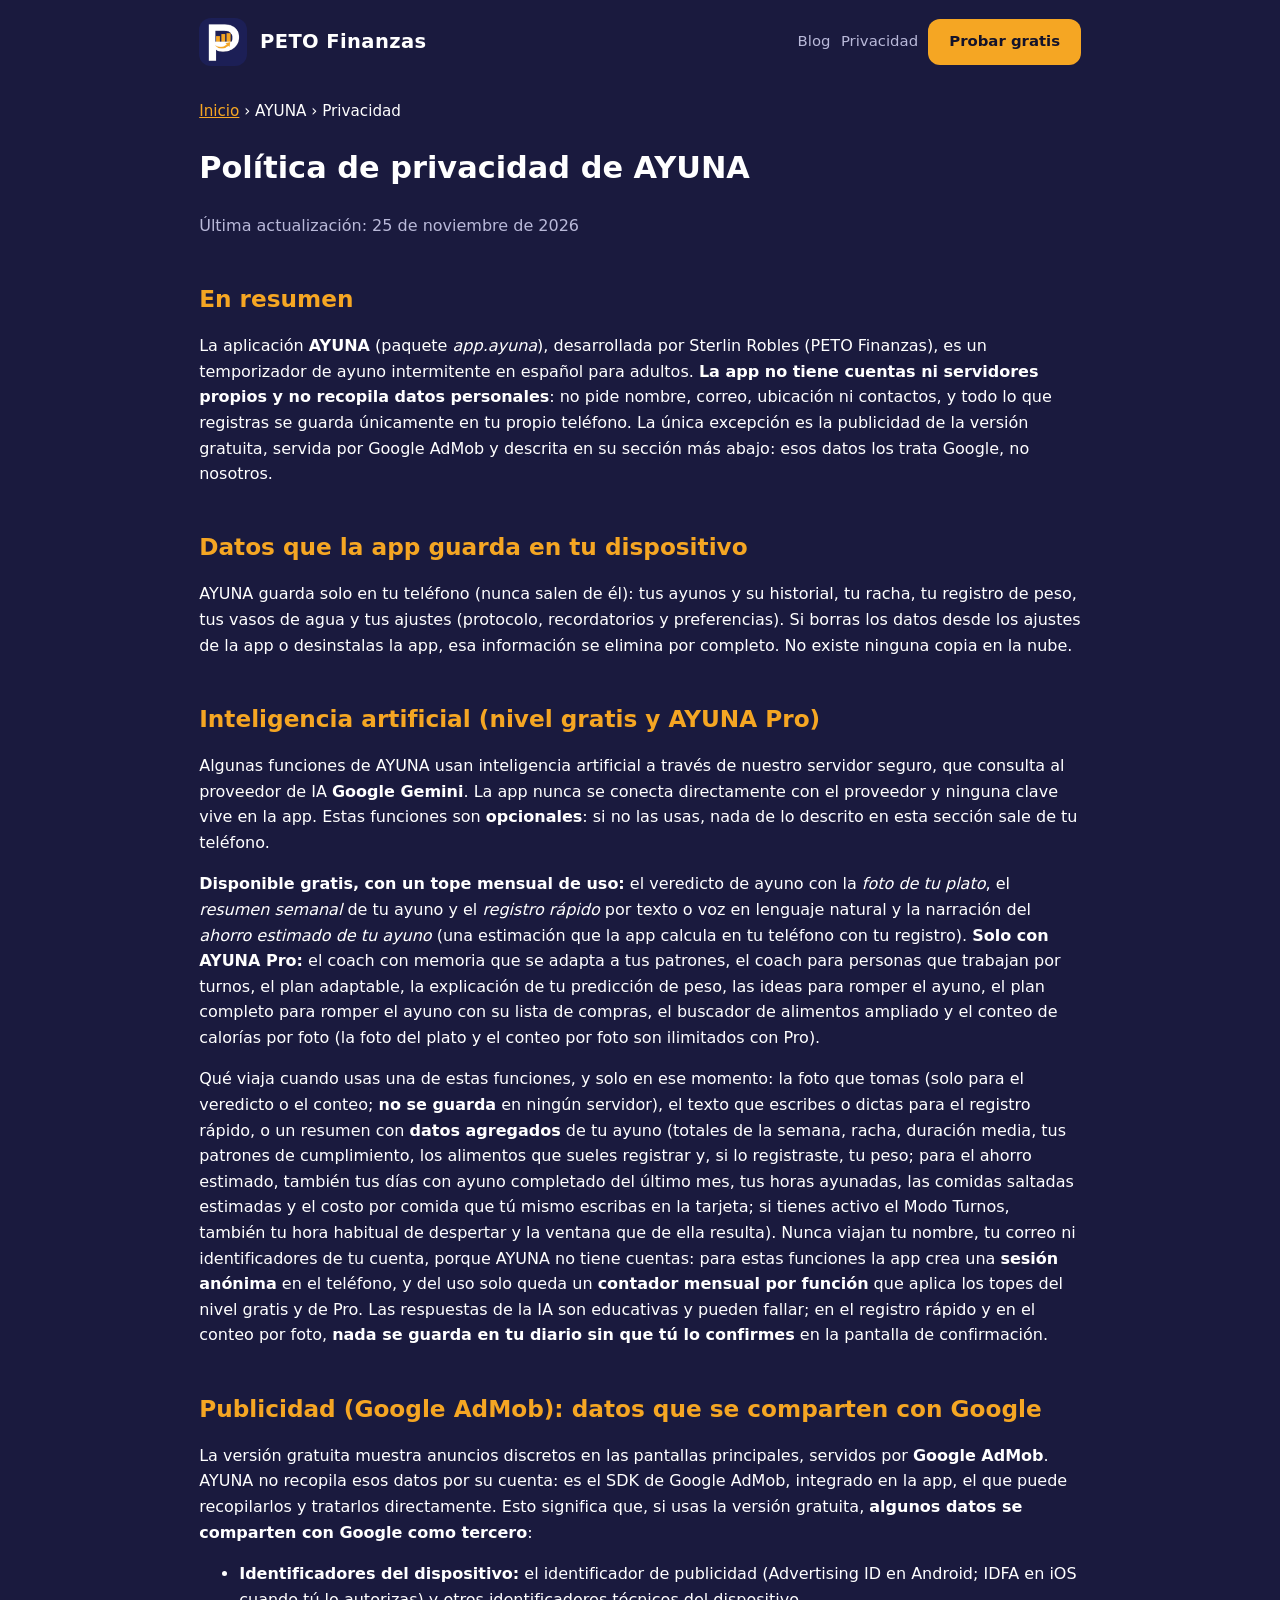
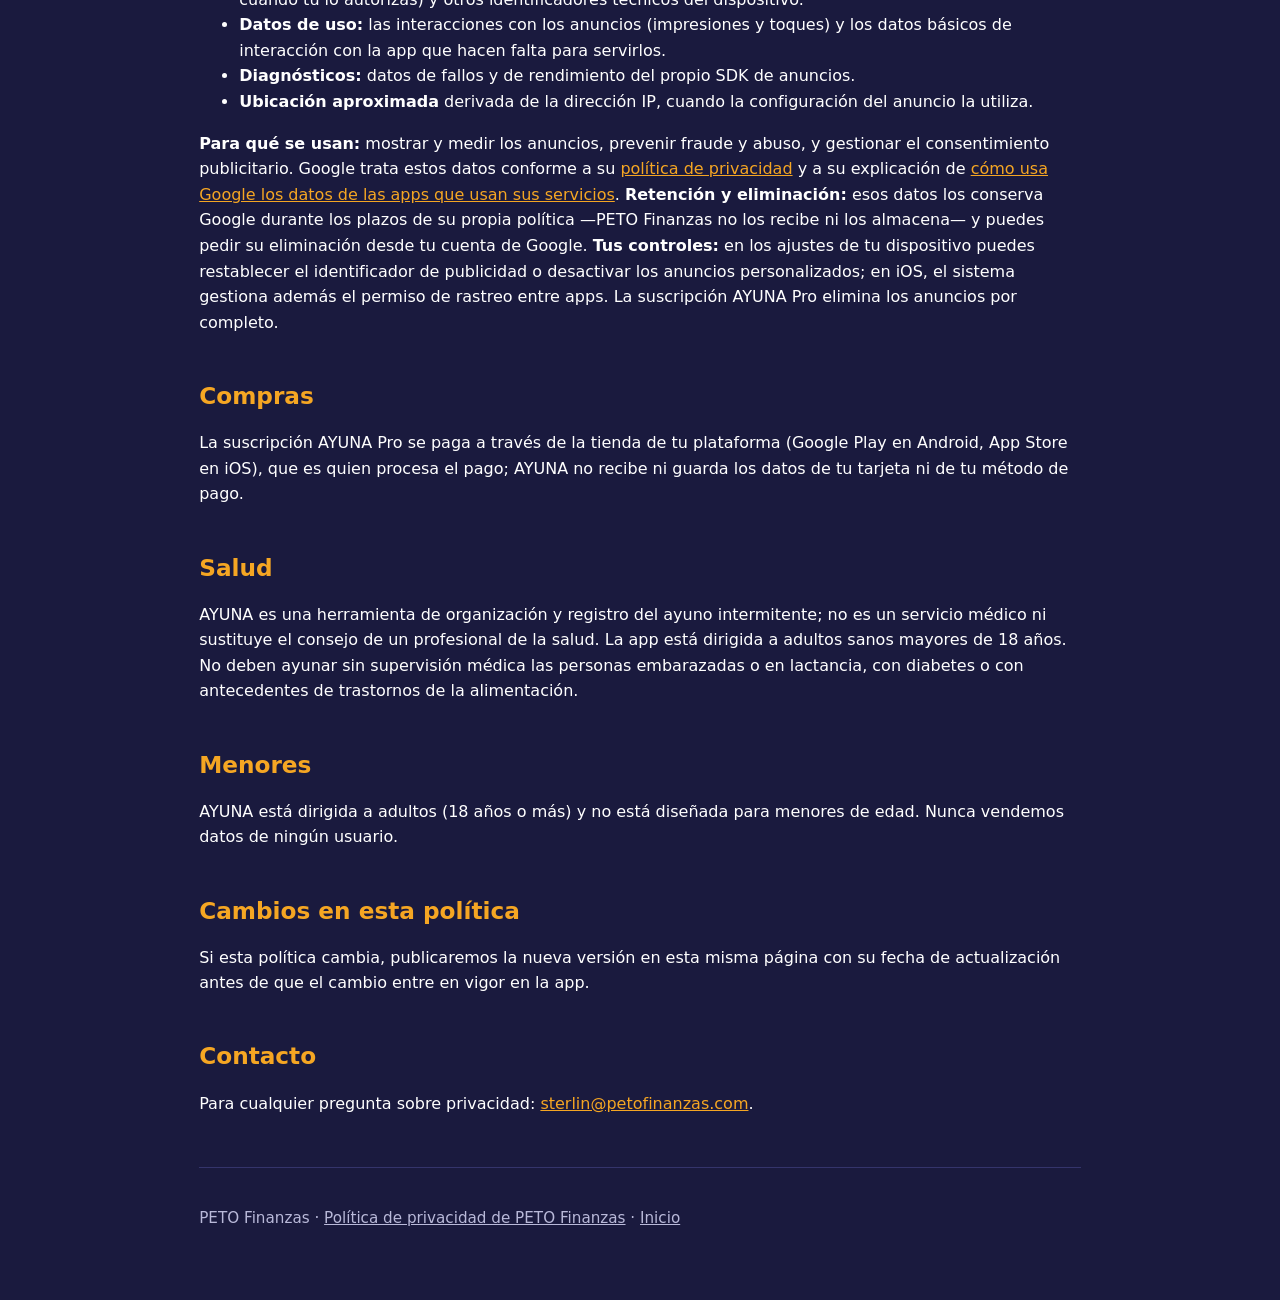
<file: ayuna/privacidad/index.html>
<!DOCTYPE html>
<html lang="es">
<head>
<meta charset="UTF-8">
<meta name="viewport" content="width=device-width, initial-scale=1">
<title>Política de privacidad — AYUNA · PETO Finanzas</title>
<meta name="description" content="Política de privacidad de la app AYUNA: ayuno intermitente sin cuentas, con todos tus datos guardados solo en tu teléfono y anuncios discretos de Google AdMob en la versión gratuita.">
<link rel="icon" href="../../logo.png">
<link rel="stylesheet" href="../../sitio.css">
</head>
<body>
<div class="wrap">
  <header class="site">
    <img src="../../logo.png" alt="Logo de PETO Finanzas">
    <a class="brand" href="../../">PETO Finanzas</a>
    <nav>
      <a href="../../blog/">Blog</a>
      <a href="../../privacidad/">Privacidad</a>
      <a class="btn" href="../../app/">Probar gratis</a>
    </nav>
  </header>

  <p class="crumb"><a href="../../">Inicio</a> › AYUNA › Privacidad</p>
  <h1 style="font-size:1.9rem">Política de privacidad de AYUNA</h1>
  <p class="muted">Última actualización: 25 de noviembre de 2026</p>

  <section>
    <h2>En resumen</h2>
    <p>La aplicación <strong>AYUNA</strong> (paquete <em>app.ayuna</em>), desarrollada por Sterlin Robles (PETO Finanzas), es un temporizador de ayuno intermitente en español para adultos. <strong>La app no tiene cuentas ni servidores propios y no recopila datos personales</strong>: no pide nombre, correo, ubicación ni contactos, y todo lo que registras se guarda únicamente en tu propio teléfono. La única excepción es la publicidad de la versión gratuita, servida por Google AdMob y descrita en su sección más abajo: esos datos los trata Google, no nosotros.</p>
  </section>

  <section>
    <h2>Datos que la app guarda en tu dispositivo</h2>
    <p>AYUNA guarda solo en tu teléfono (nunca salen de él): tus ayunos y su historial, tu racha, tu registro de peso, tus vasos de agua y tus ajustes (protocolo, recordatorios y preferencias). Si borras los datos desde los ajustes de la app o desinstalas la app, esa información se elimina por completo. No existe ninguna copia en la nube.</p>
  </section>

  <section>
    <h2>Inteligencia artificial (nivel gratis y AYUNA Pro)</h2>
    <p>Algunas funciones de AYUNA usan inteligencia artificial a través de nuestro servidor seguro, que consulta al proveedor de IA <strong>Google Gemini</strong>. La app nunca se conecta directamente con el proveedor y ninguna clave vive en la app. Estas funciones son <strong>opcionales</strong>: si no las usas, nada de lo descrito en esta sección sale de tu teléfono.</p>
    <p><strong>Disponible gratis, con un tope mensual de uso:</strong> el veredicto de ayuno con la <em>foto de tu plato</em>, el <em>resumen semanal</em> de tu ayuno y el <em>registro rápido</em> por texto o voz en lenguaje natural y la narración del <em>ahorro estimado de tu ayuno</em> (una estimación que la app calcula en tu teléfono con tu registro). <strong>Solo con AYUNA Pro:</strong> el coach con memoria que se adapta a tus patrones, el coach para personas que trabajan por turnos, el plan adaptable, la explicación de tu predicción de peso, las ideas para romper el ayuno, el plan completo para romper el ayuno con su lista de compras, el buscador de alimentos ampliado y el conteo de calorías por foto (la foto del plato y el conteo por foto son ilimitados con Pro).</p>
    <p>Qué viaja cuando usas una de estas funciones, y solo en ese momento: la foto que tomas (solo para el veredicto o el conteo; <strong>no se guarda</strong> en ningún servidor), el texto que escribes o dictas para el registro rápido, o un resumen con <strong>datos agregados</strong> de tu ayuno (totales de la semana, racha, duración media, tus patrones de cumplimiento, los alimentos que sueles registrar y, si lo registraste, tu peso; para el ahorro estimado, también tus días con ayuno completado del último mes, tus horas ayunadas, las comidas saltadas estimadas y el costo por comida que tú mismo escribas en la tarjeta; si tienes activo el Modo Turnos, también tu hora habitual de despertar y la ventana que de ella resulta). Nunca viajan tu nombre, tu correo ni identificadores de tu cuenta, porque AYUNA no tiene cuentas: para estas funciones la app crea una <strong>sesión anónima</strong> en el teléfono, y del uso solo queda un <strong>contador mensual por función</strong> que aplica los topes del nivel gratis y de Pro. Las respuestas de la IA son educativas y pueden fallar; en el registro rápido y en el conteo por foto, <strong>nada se guarda en tu diario sin que tú lo confirmes</strong> en la pantalla de confirmación.</p>
  </section>

  <section>
    <h2>Publicidad (Google AdMob): datos que se comparten con Google</h2>
    <p>La versión gratuita muestra anuncios discretos en las pantallas principales, servidos por <strong>Google AdMob</strong>. AYUNA no recopila esos datos por su cuenta: es el SDK de Google AdMob, integrado en la app, el que puede recopilarlos y tratarlos directamente. Esto significa que, si usas la versión gratuita, <strong>algunos datos se comparten con Google como tercero</strong>:</p>
    <ul>
      <li><strong>Identificadores del dispositivo:</strong> el identificador de publicidad (Advertising ID en Android; IDFA en iOS cuando tú lo autorizas) y otros identificadores técnicos del dispositivo.</li>
      <li><strong>Datos de uso:</strong> las interacciones con los anuncios (impresiones y toques) y los datos básicos de interacción con la app que hacen falta para servirlos.</li>
      <li><strong>Diagnósticos:</strong> datos de fallos y de rendimiento del propio SDK de anuncios.</li>
      <li><strong>Ubicación aproximada</strong> derivada de la dirección IP, cuando la configuración del anuncio la utiliza.</li>
    </ul>
    <p><strong>Para qué se usan:</strong> mostrar y medir los anuncios, prevenir fraude y abuso, y gestionar el consentimiento publicitario. Google trata estos datos conforme a su <a href="https://policies.google.com/privacy" rel="noopener" target="_blank">política de privacidad</a> y a su explicación de <a href="https://policies.google.com/technologies/partner-sites" rel="noopener" target="_blank">cómo usa Google los datos de las apps que usan sus servicios</a>. <strong>Retención y eliminación:</strong> esos datos los conserva Google durante los plazos de su propia política —PETO Finanzas no los recibe ni los almacena— y puedes pedir su eliminación desde tu cuenta de Google. <strong>Tus controles:</strong> en los ajustes de tu dispositivo puedes restablecer el identificador de publicidad o desactivar los anuncios personalizados; en iOS, el sistema gestiona además el permiso de rastreo entre apps. La suscripción AYUNA Pro elimina los anuncios por completo.</p>
  </section>

  <section>
    <h2>Compras</h2>
    <p>La suscripción AYUNA Pro se paga a través de la tienda de tu plataforma (Google Play en Android, App Store en iOS), que es quien procesa el pago; AYUNA no recibe ni guarda los datos de tu tarjeta ni de tu método de pago.</p>
  </section>

  <section>
    <h2>Salud</h2>
    <p>AYUNA es una herramienta de organización y registro del ayuno intermitente; no es un servicio médico ni sustituye el consejo de un profesional de la salud. La app está dirigida a adultos sanos mayores de 18 años. No deben ayunar sin supervisión médica las personas embarazadas o en lactancia, con diabetes o con antecedentes de trastornos de la alimentación.</p>
  </section>

  <section>
    <h2>Menores</h2>
    <p>AYUNA está dirigida a adultos (18 años o más) y no está diseñada para menores de edad. Nunca vendemos datos de ningún usuario.</p>
  </section>

  <section>
    <h2>Cambios en esta política</h2>
    <p>Si esta política cambia, publicaremos la nueva versión en esta misma página con su fecha de actualización antes de que el cambio entre en vigor en la app.</p>
  </section>

  <section>
    <h2>Contacto</h2>
    <p>Para cualquier pregunta sobre privacidad: <a href="mailto:sterlin@petofinanzas.com">sterlin@petofinanzas.com</a>.</p>
  </section>

  <footer class="site">
    <p>PETO Finanzas · <a href="../../privacidad/">Política de privacidad de PETO Finanzas</a> · <a href="../../">Inicio</a></p>
  </footer>
</div>
</body>
</html>
</file>
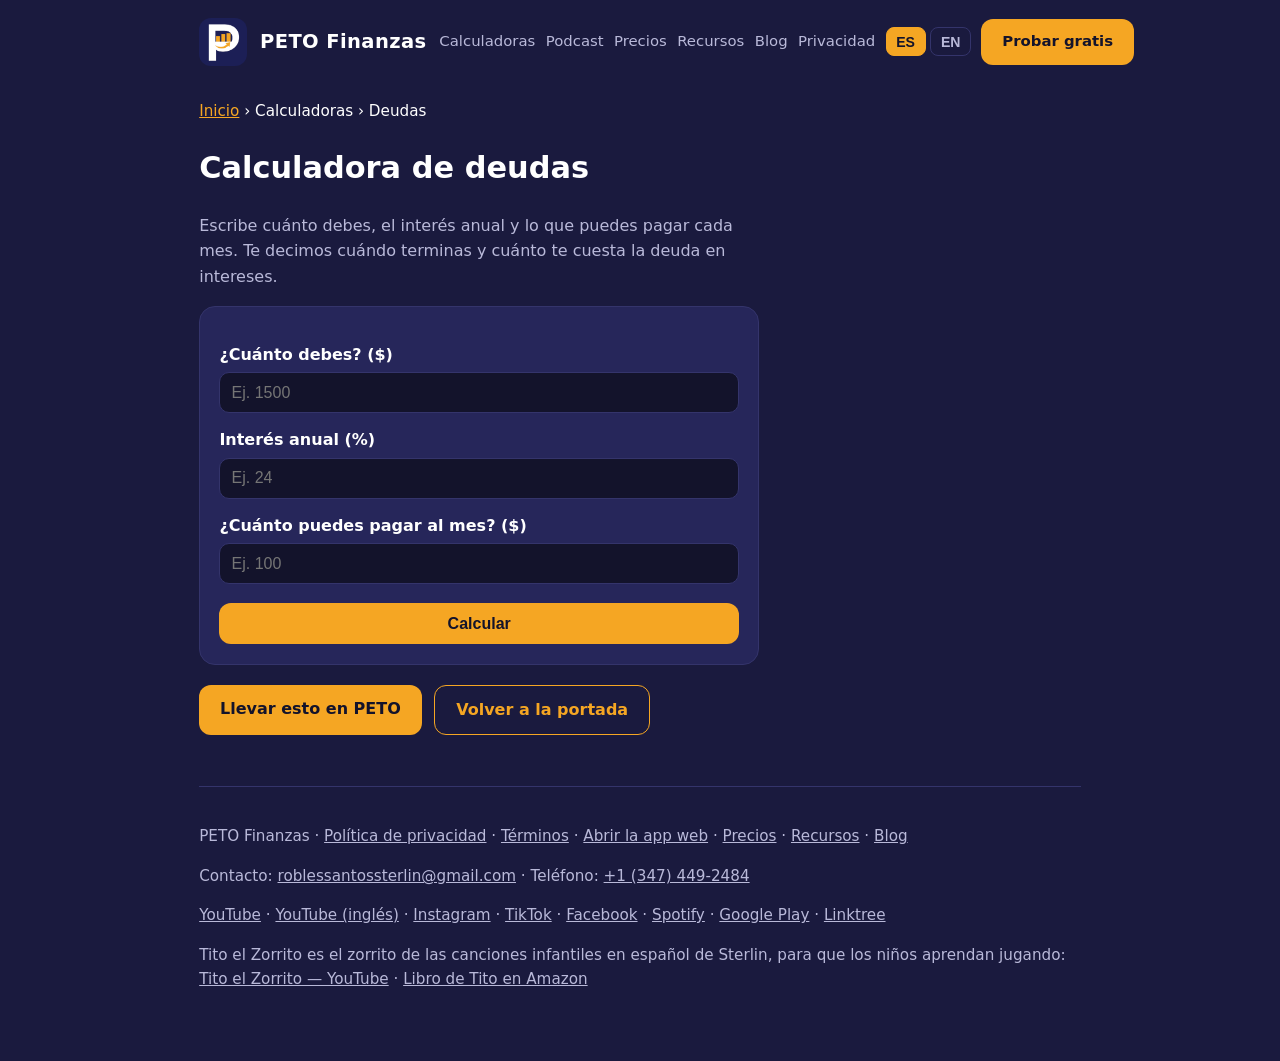
<file: calculadoras/deudas/index.html>
<!DOCTYPE html>
<html lang="es">
<head>
<meta charset="UTF-8">
<meta name="viewport" content="width=device-width, initial-scale=1">
<title>Calculadora de deudas gratis — PETO · petofinanzas</title>
<meta name="description" content="Calcula en cuántos meses saldas una deuda según el monto, el interés anual y tu pago mensual, y cuánto pagarás de intereses. Gratis, sin registro.">
<link rel="icon" href="../../logo.png">
<link rel="stylesheet" href="../../sitio.css">
</head>
<body>
<div class="wrap">
  <header class="site">
    <img src="/logo.png" alt="Logo de PETO Finanzas" data-i18n-attr="alt:alt_logo">
    <a class="brand" href="/">PETO Finanzas</a>
    <button class="nav-toggle" type="button" aria-label="Abrir menú" aria-expanded="false" aria-controls="nav-principal">☰</button>
    <nav id="nav-principal">
      <a href="/#calculadoras" data-i18n="nav_calc">Calculadoras</a>
      <a href="/#podcast" data-i18n="nav_podcast">Podcast</a>
      <a href="/precios/" data-i18n="nav_precios">Precios</a>
      <a href="/recursos/" data-i18n="nav_recursos">Recursos</a>
      <a href="/blog/" data-i18n="nav_blog">Blog</a>
      <a href="/privacidad/" data-i18n="nav_priv">Privacidad</a>
      <span class="lang-switch" role="group" aria-label="Idioma / Language">
        <button type="button" data-lang-btn="es">ES</button>
        <button type="button" data-lang-btn="en">EN</button>
      </span>
      <a class="btn" href="/app/" data-i18n="btn_probar">Probar gratis</a>
    </nav>
  </header>

  <p class="crumb" data-i18n="crumb"><a href="../../">Inicio</a> › Calculadoras › Deudas</p>
  <h1 style="font-size:1.9rem" data-i18n="h1">Calculadora de deudas</h1>
  <p class="muted" style="max-width:560px" data-i18n="intro">Escribe cuánto debes, el interés anual y lo que puedes pagar cada mes. Te decimos cuándo terminas y cuánto te cuesta la deuda en intereses.</p>

  <form class="calc" id="form-deuda">
    <label for="d-monto" data-i18n="d_monto_l">¿Cuánto debes? ($)</label>
    <input id="d-monto" type="number" min="0" step="0.01" inputmode="decimal" placeholder="Ej. 1500" data-i18n-attr="placeholder:ph_1500" required>
    <label for="d-interes" data-i18n="d_interes_l">Interés anual (%)</label>
    <input id="d-interes" type="number" min="0" step="0.01" inputmode="decimal" placeholder="Ej. 24" data-i18n-attr="placeholder:ph_24" required>
    <label for="d-pago" data-i18n="d_pago_l">¿Cuánto puedes pagar al mes? ($)</label>
    <input id="d-pago" type="number" min="0" step="0.01" inputmode="decimal" placeholder="Ej. 100" data-i18n-attr="placeholder:ph_100" required>
    <button class="btn" type="submit" data-i18n="btn_calc">Calcular</button>
  </form>
  <div class="resultado" id="d-resultado"></div>

  <div class="cta-row">
    <a class="btn" href="../../app/" data-i18n="btn_llevar">Llevar esto en PETO</a>
    <a class="btn ghost" href="../../" data-i18n="btn_volver">Volver a la portada</a>
  </div>

  <footer class="site">
    <p data-i18n="foot_1">PETO Finanzas · <a href="/privacidad/">Política de privacidad</a> · <a href="/terminos/">Términos</a> · <a href="/app/">Abrir la app web</a> · <a href="/precios/">Precios</a> · <a href="/recursos/">Recursos</a> · <a href="/blog/">Blog</a></p>
    <p data-i18n="foot_2">Contacto: <a href="mailto:roblessantossterlin@gmail.com">roblessantossterlin@gmail.com</a> · Teléfono: <a href="tel:+13474492484">+1 (347) 449-2484</a></p>
    <p><a href="https://www.youtube.com/@PetoFinanzas" target="_blank" rel="noopener">YouTube</a> · <a href="https://www.youtube.com/@PETOFinances" target="_blank" rel="noopener">YouTube (inglés)</a> · <a href="https://www.instagram.com/peto_finanzas" target="_blank" rel="noopener">Instagram</a> · <a href="https://www.tiktok.com/@peto.finanzas" target="_blank" rel="noopener">TikTok</a> · <a href="https://www.facebook.com/share/g/1Eq7WNgLGG/" target="_blank" rel="noopener">Facebook</a> · <a href="https://open.spotify.com/show/5w84Exlg8CP02lRueF1Sc3" target="_blank" rel="noopener">Spotify</a> · <a href="https://play.google.com/store/apps/details?id=app.peto" target="_blank" rel="noopener">Google Play</a> · <a href="https://linktr.ee/petofinanzas" target="_blank" rel="noopener">Linktree</a></p>
    <p data-i18n="foot_3">Tito el Zorrito es el zorrito de las canciones infantiles en español de Sterlin, para que los niños aprendan jugando: <a href="https://www.youtube.com/@TitoElZorritoCanciones" target="_blank" rel="noopener">Tito el Zorrito — YouTube</a> · <a href="https://www.amazon.com/dp/B0HS2ZQG93" target="_blank" rel="noopener">Libro de Tito en Amazon</a></p>
  </footer>
</div>
<script>
window.PETO_TEXTOS = {
  es: {
    alt_logo: 'Logo de PETO Finanzas',
    nav_calc: 'Calculadoras',
    nav_podcast: 'Podcast',
    nav_precios: 'Precios',
    nav_recursos: 'Recursos',
    nav_blog: 'Blog',
    nav_priv: 'Privacidad',
    btn_probar: 'Probar gratis',
    foot_1: 'PETO Finanzas · <a href="/privacidad/">Política de privacidad</a> · <a href="/terminos/">Términos</a> · <a href="/app/">Abrir la app web</a> · <a href="/precios/">Precios</a> · <a href="/recursos/">Recursos</a> · <a href="/blog/">Blog</a>',
    foot_2: 'Contacto: <a href="mailto:roblessantossterlin@gmail.com">roblessantossterlin@gmail.com</a> · Teléfono: <a href="tel:+13474492484">+1 (347) 449-2484</a>',
    foot_3: 'Tito el Zorrito es el zorrito de las canciones infantiles en español de Sterlin, para que los niños aprendan jugando: <a href="https://www.youtube.com/@TitoElZorritoCanciones" target="_blank" rel="noopener">Tito el Zorrito — YouTube</a> · <a href="https://www.amazon.com/dp/B0HS2ZQG93" target="_blank" rel="noopener">Libro de Tito en Amazon</a>',
    __title: 'Calculadora de deudas gratis — PETO · petofinanzas',
    __desc: 'Calcula en cuántos meses saldas una deuda según el monto, el interés anual y tu pago mensual, y cuánto pagarás de intereses. Gratis, sin registro.',
    alt_logo: 'Logo de PETO',
    nav_san: 'San / tanda',
    nav_diario: 'Gasto diario',
    btn_probar: 'Probar gratis',
    crumb: '<a href="../../">Inicio</a> › Calculadoras › Deudas',
    h1: 'Calculadora de deudas',
    intro: 'Escribe cuánto debes, el interés anual y lo que puedes pagar cada mes. Te decimos cuándo terminas y cuánto te cuesta la deuda en intereses.',
    d_monto_l: '¿Cuánto debes? ($)',
    d_interes_l: 'Interés anual (%)',
    d_pago_l: '¿Cuánto puedes pagar al mes? ($)',
    ph_1500: 'Ej. 1500',
    ph_24: 'Ej. 24',
    ph_100: 'Ej. 100',
    btn_calc: 'Calcular',
    btn_llevar: 'Llevar esto en PETO',
    btn_volver: 'Volver a la portada',
    foot: 'PETO — Control de gastos · <a href="../../privacidad/">Política de privacidad</a> · <a href="../../app/">Abrir la app web</a> · Contacto: <a href="mailto:roblessantossterlin@gmail.com">roblessantossterlin@gmail.com</a>'
  },
  en: {
    alt_logo: 'PETO logo',
    nav_calc: 'Calculators',
    nav_podcast: 'Podcast',
    nav_precios: 'Pricing',
    nav_recursos: 'Resources',
    nav_blog: 'Blog',
    nav_priv: 'Privacy',
    btn_probar: 'Try it free',
    foot_1: 'PETO Finanzas · <a href="/privacidad/">Privacy Policy</a> · <a href="/terminos/">Terms</a> · <a href="/app/">Open the web app</a> · <a href="/precios/">Pricing</a> · <a href="/recursos/">Resources</a> · <a href="/blog/">Blog</a>',
    foot_2: 'Contact: <a href="mailto:roblessantossterlin@gmail.com">roblessantossterlin@gmail.com</a> · Phone: <a href="tel:+13474492484">+1 (347) 449-2484</a>',
    foot_3: 'Tito el Zorrito is Sterlin\'s little fox from the Spanish children\'s songs, so kids learn while they play: <a href="https://www.youtube.com/@TitoElZorritoCanciones" target="_blank" rel="noopener">Tito el Zorrito — YouTube</a> · <a href="https://www.amazon.com/dp/B0HS2ZQG93" target="_blank" rel="noopener">Tito\'s book on Amazon</a>',
    __title: 'Free debt calculator — PETO · petofinanzas',
    __desc: 'Calculate in how many months you will pay off a debt based on the amount, the annual interest and your monthly payment, and how much you will pay in interest. Free, no sign-up.',
    alt_logo: 'PETO logo',
    nav_san: 'San / tanda',
    nav_diario: 'Daily spending',
    btn_probar: 'Try it free',
    crumb: '<a href="../../">Home</a> › Calculators › Debts',
    h1: 'Debt calculator',
    intro: 'Enter how much you owe, the annual interest and what you can pay each month. We will tell you when you finish and how much the debt costs you in interest.',
    d_monto_l: 'How much do you owe? ($)',
    d_interes_l: 'Annual interest (%)',
    d_pago_l: 'How much can you pay per month? ($)',
    ph_1500: 'E.g. 1500',
    ph_24: 'E.g. 24',
    ph_100: 'E.g. 100',
    btn_calc: 'Calculate',
    btn_llevar: 'Track this in PETO',
    btn_volver: 'Back to home',
    foot: 'PETO — Expense tracking · <a href="../../privacidad/">Privacy policy</a> · <a href="../../app/">Open the web app</a> · Contact: <a href="mailto:roblessantossterlin@gmail.com">roblessantossterlin@gmail.com</a>'
  }
};
</script>
<script src="../../i18n.js"></script>
<script src="../calculadoras.js"></script>
</body>
</html>
</file>
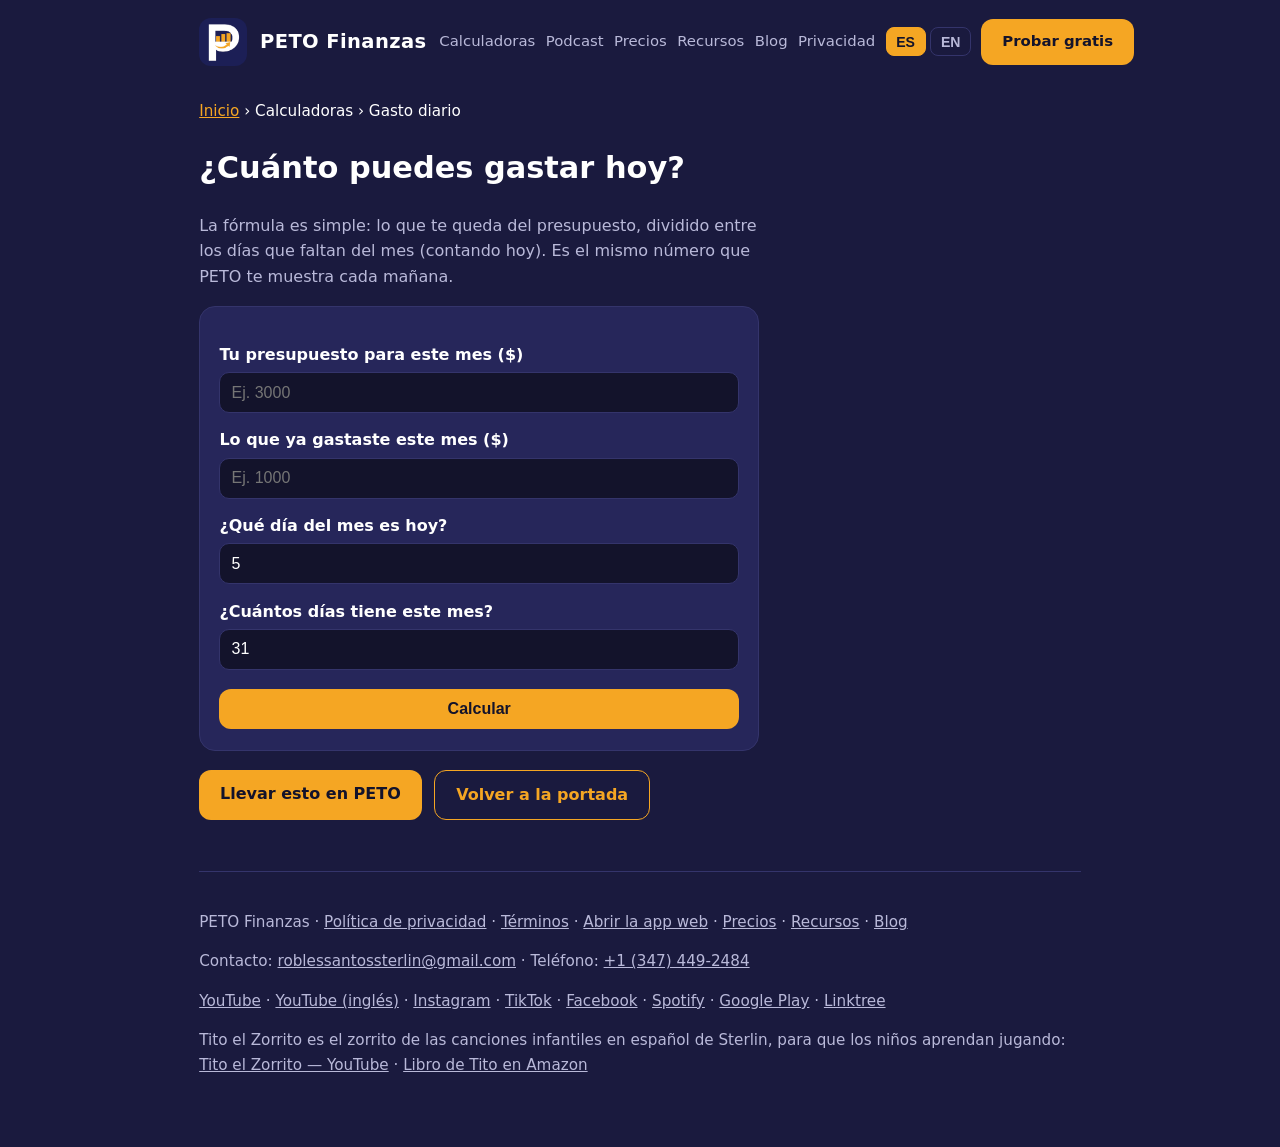
<file: calculadoras/gasto-diario/index.html>
<!DOCTYPE html>
<html lang="es">
<head>
<meta charset="UTF-8">
<meta name="viewport" content="width=device-width, initial-scale=1">
<title>Calculadora de gasto diario gratis — PETO · petofinanzas</title>
<meta name="description" content="Descubre cuánto puedes gastar por día sin pasarte de tu presupuesto del mes: la misma fórmula que PETO muestra en tu pantalla principal. Gratis, sin registro.">
<link rel="icon" href="../../logo.png">
<link rel="stylesheet" href="../../sitio.css">
</head>
<body>
<div class="wrap">
  <header class="site">
    <img src="/logo.png" alt="Logo de PETO Finanzas" data-i18n-attr="alt:alt_logo">
    <a class="brand" href="/">PETO Finanzas</a>
    <button class="nav-toggle" type="button" aria-label="Abrir menú" aria-expanded="false" aria-controls="nav-principal">☰</button>
    <nav id="nav-principal">
      <a href="/#calculadoras" data-i18n="nav_calc">Calculadoras</a>
      <a href="/#podcast" data-i18n="nav_podcast">Podcast</a>
      <a href="/precios/" data-i18n="nav_precios">Precios</a>
      <a href="/recursos/" data-i18n="nav_recursos">Recursos</a>
      <a href="/blog/" data-i18n="nav_blog">Blog</a>
      <a href="/privacidad/" data-i18n="nav_priv">Privacidad</a>
      <span class="lang-switch" role="group" aria-label="Idioma / Language">
        <button type="button" data-lang-btn="es">ES</button>
        <button type="button" data-lang-btn="en">EN</button>
      </span>
      <a class="btn" href="/app/" data-i18n="btn_probar">Probar gratis</a>
    </nav>
  </header>

  <p class="crumb" data-i18n="crumb"><a href="../../">Inicio</a> › Calculadoras › Gasto diario</p>
  <h1 style="font-size:1.9rem" data-i18n="h1">¿Cuánto puedes gastar hoy?</h1>
  <p class="muted" style="max-width:560px" data-i18n="intro">La fórmula es simple: lo que te queda del presupuesto, dividido entre los días que faltan del mes (contando hoy). Es el mismo número que PETO te muestra cada mañana.</p>

  <form class="calc" id="form-diario">
    <label for="g-presupuesto" data-i18n="g_pres_l">Tu presupuesto para este mes ($)</label>
    <input id="g-presupuesto" type="number" min="0" step="0.01" inputmode="decimal" placeholder="Ej. 3000" data-i18n-attr="placeholder:ph_3000" required>
    <label for="g-gastado" data-i18n="g_gast_l">Lo que ya gastaste este mes ($)</label>
    <input id="g-gastado" type="number" min="0" step="0.01" inputmode="decimal" placeholder="Ej. 1000" data-i18n-attr="placeholder:ph_1000" required>
    <label for="g-dia" data-i18n="g_dia_l">¿Qué día del mes es hoy?</label>
    <input id="g-dia" type="number" min="1" max="31" step="1" inputmode="numeric" required>
    <label for="g-dias-mes" data-i18n="g_dias_l">¿Cuántos días tiene este mes?</label>
    <input id="g-dias-mes" type="number" min="28" max="31" step="1" inputmode="numeric" required>
    <button class="btn" type="submit" data-i18n="btn_calc">Calcular</button>
  </form>
  <div class="resultado" id="g-resultado"></div>

  <div class="cta-row">
    <a class="btn" href="../../app/" data-i18n="btn_llevar">Llevar esto en PETO</a>
    <a class="btn ghost" href="../../" data-i18n="btn_volver">Volver a la portada</a>
  </div>

  <footer class="site">
    <p data-i18n="foot_1">PETO Finanzas · <a href="/privacidad/">Política de privacidad</a> · <a href="/terminos/">Términos</a> · <a href="/app/">Abrir la app web</a> · <a href="/precios/">Precios</a> · <a href="/recursos/">Recursos</a> · <a href="/blog/">Blog</a></p>
    <p data-i18n="foot_2">Contacto: <a href="mailto:roblessantossterlin@gmail.com">roblessantossterlin@gmail.com</a> · Teléfono: <a href="tel:+13474492484">+1 (347) 449-2484</a></p>
    <p><a href="https://www.youtube.com/@PetoFinanzas" target="_blank" rel="noopener">YouTube</a> · <a href="https://www.youtube.com/@PETOFinances" target="_blank" rel="noopener">YouTube (inglés)</a> · <a href="https://www.instagram.com/peto_finanzas" target="_blank" rel="noopener">Instagram</a> · <a href="https://www.tiktok.com/@peto.finanzas" target="_blank" rel="noopener">TikTok</a> · <a href="https://www.facebook.com/share/g/1Eq7WNgLGG/" target="_blank" rel="noopener">Facebook</a> · <a href="https://open.spotify.com/show/5w84Exlg8CP02lRueF1Sc3" target="_blank" rel="noopener">Spotify</a> · <a href="https://play.google.com/store/apps/details?id=app.peto" target="_blank" rel="noopener">Google Play</a> · <a href="https://linktr.ee/petofinanzas" target="_blank" rel="noopener">Linktree</a></p>
    <p data-i18n="foot_3">Tito el Zorrito es el zorrito de las canciones infantiles en español de Sterlin, para que los niños aprendan jugando: <a href="https://www.youtube.com/@TitoElZorritoCanciones" target="_blank" rel="noopener">Tito el Zorrito — YouTube</a> · <a href="https://www.amazon.com/dp/B0HS2ZQG93" target="_blank" rel="noopener">Libro de Tito en Amazon</a></p>
  </footer>
</div>
<script>
window.PETO_TEXTOS = {
  es: {
    alt_logo: 'Logo de PETO Finanzas',
    nav_calc: 'Calculadoras',
    nav_podcast: 'Podcast',
    nav_precios: 'Precios',
    nav_recursos: 'Recursos',
    nav_blog: 'Blog',
    nav_priv: 'Privacidad',
    btn_probar: 'Probar gratis',
    foot_1: 'PETO Finanzas · <a href="/privacidad/">Política de privacidad</a> · <a href="/terminos/">Términos</a> · <a href="/app/">Abrir la app web</a> · <a href="/precios/">Precios</a> · <a href="/recursos/">Recursos</a> · <a href="/blog/">Blog</a>',
    foot_2: 'Contacto: <a href="mailto:roblessantossterlin@gmail.com">roblessantossterlin@gmail.com</a> · Teléfono: <a href="tel:+13474492484">+1 (347) 449-2484</a>',
    foot_3: 'Tito el Zorrito es el zorrito de las canciones infantiles en español de Sterlin, para que los niños aprendan jugando: <a href="https://www.youtube.com/@TitoElZorritoCanciones" target="_blank" rel="noopener">Tito el Zorrito — YouTube</a> · <a href="https://www.amazon.com/dp/B0HS2ZQG93" target="_blank" rel="noopener">Libro de Tito en Amazon</a>',
    __title: 'Calculadora de gasto diario gratis — PETO · petofinanzas',
    __desc: 'Descubre cuánto puedes gastar por día sin pasarte de tu presupuesto del mes: la misma fórmula que PETO muestra en tu pantalla principal. Gratis, sin registro.',
    alt_logo: 'Logo de PETO',
    nav_deudas: 'Deudas',
    nav_san: 'San / tanda',
    btn_probar: 'Probar gratis',
    crumb: '<a href="../../">Inicio</a> › Calculadoras › Gasto diario',
    h1: '¿Cuánto puedes gastar hoy?',
    intro: 'La fórmula es simple: lo que te queda del presupuesto, dividido entre los días que faltan del mes (contando hoy). Es el mismo número que PETO te muestra cada mañana.',
    g_pres_l: 'Tu presupuesto para este mes ($)',
    g_gast_l: 'Lo que ya gastaste este mes ($)',
    g_dia_l: '¿Qué día del mes es hoy?',
    g_dias_l: '¿Cuántos días tiene este mes?',
    ph_3000: 'Ej. 3000',
    ph_1000: 'Ej. 1000',
    btn_calc: 'Calcular',
    btn_llevar: 'Llevar esto en PETO',
    btn_volver: 'Volver a la portada',
    foot: 'PETO — Control de gastos · <a href="../../privacidad/">Política de privacidad</a> · <a href="../../app/">Abrir la app web</a> · Contacto: <a href="mailto:roblessantossterlin@gmail.com">roblessantossterlin@gmail.com</a>'
  },
  en: {
    alt_logo: 'PETO logo',
    nav_calc: 'Calculators',
    nav_podcast: 'Podcast',
    nav_precios: 'Pricing',
    nav_recursos: 'Resources',
    nav_blog: 'Blog',
    nav_priv: 'Privacy',
    btn_probar: 'Try it free',
    foot_1: 'PETO Finanzas · <a href="/privacidad/">Privacy Policy</a> · <a href="/terminos/">Terms</a> · <a href="/app/">Open the web app</a> · <a href="/precios/">Pricing</a> · <a href="/recursos/">Resources</a> · <a href="/blog/">Blog</a>',
    foot_2: 'Contact: <a href="mailto:roblessantossterlin@gmail.com">roblessantossterlin@gmail.com</a> · Phone: <a href="tel:+13474492484">+1 (347) 449-2484</a>',
    foot_3: 'Tito el Zorrito is Sterlin\'s little fox from the Spanish children\'s songs, so kids learn while they play: <a href="https://www.youtube.com/@TitoElZorritoCanciones" target="_blank" rel="noopener">Tito el Zorrito — YouTube</a> · <a href="https://www.amazon.com/dp/B0HS2ZQG93" target="_blank" rel="noopener">Tito\'s book on Amazon</a>',
    __title: 'Free daily spending calculator — PETO · petofinanzas',
    __desc: 'Find out how much you can spend per day without going over your monthly budget: the same formula PETO shows on your home screen. Free, no sign-up.',
    alt_logo: 'PETO logo',
    nav_deudas: 'Debts',
    nav_san: 'San / tanda',
    btn_probar: 'Try it free',
    crumb: '<a href="../../">Home</a> › Calculators › Daily spending',
    h1: 'How much can you spend today?',
    intro: 'The formula is simple: what is left of your budget, divided by the days remaining in the month (counting today). It is the same number PETO shows you every morning.',
    g_pres_l: 'Your budget for this month ($)',
    g_gast_l: 'What you have already spent this month ($)',
    g_dia_l: 'What day of the month is it today?',
    g_dias_l: 'How many days does this month have?',
    ph_3000: 'E.g. 3000',
    ph_1000: 'E.g. 1000',
    btn_calc: 'Calculate',
    btn_llevar: 'Track this in PETO',
    btn_volver: 'Back to home',
    foot: 'PETO — Expense tracking · <a href="../../privacidad/">Privacy policy</a> · <a href="../../app/">Open the web app</a> · Contact: <a href="mailto:roblessantossterlin@gmail.com">roblessantossterlin@gmail.com</a>'
  }
};
</script>
<script src="../../i18n.js"></script>
<script src="../calculadoras.js"></script>
</body>
</html>
</file>
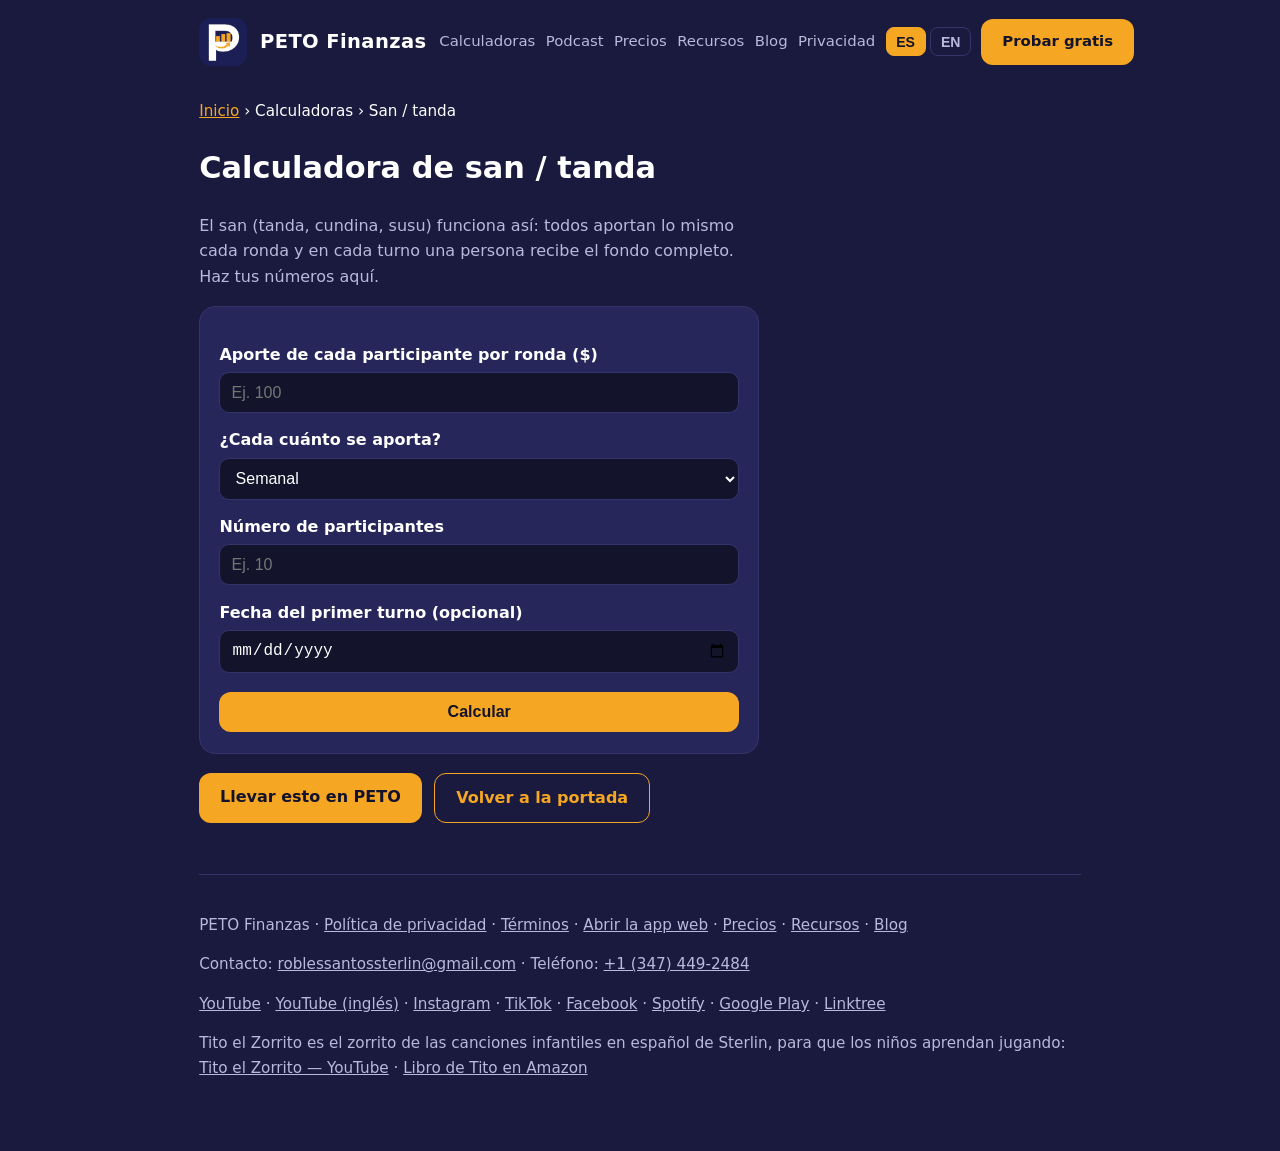
<file: calculadoras/san/index.html>
<!DOCTYPE html>
<html lang="es">
<head>
<meta charset="UTF-8">
<meta name="viewport" content="width=device-width, initial-scale=1">
<title>Calculadora de san / tanda gratis — PETO · petofinanzas</title>
<meta name="description" content="Calcula el fondo de cada turno de tu san o tanda según el aporte, la frecuencia y el número de participantes, con el calendario de entregas. Gratis, sin registro.">
<link rel="icon" href="../../logo.png">
<link rel="stylesheet" href="../../sitio.css">
</head>
<body>
<div class="wrap">
  <header class="site">
    <img src="/logo.png" alt="Logo de PETO Finanzas" data-i18n-attr="alt:alt_logo">
    <a class="brand" href="/">PETO Finanzas</a>
    <button class="nav-toggle" type="button" aria-label="Abrir menú" aria-expanded="false" aria-controls="nav-principal">☰</button>
    <nav id="nav-principal">
      <a href="/#calculadoras" data-i18n="nav_calc">Calculadoras</a>
      <a href="/#podcast" data-i18n="nav_podcast">Podcast</a>
      <a href="/precios/" data-i18n="nav_precios">Precios</a>
      <a href="/recursos/" data-i18n="nav_recursos">Recursos</a>
      <a href="/blog/" data-i18n="nav_blog">Blog</a>
      <a href="/privacidad/" data-i18n="nav_priv">Privacidad</a>
      <span class="lang-switch" role="group" aria-label="Idioma / Language">
        <button type="button" data-lang-btn="es">ES</button>
        <button type="button" data-lang-btn="en">EN</button>
      </span>
      <a class="btn" href="/app/" data-i18n="btn_probar">Probar gratis</a>
    </nav>
  </header>

  <p class="crumb" data-i18n="crumb"><a href="../../">Inicio</a> › Calculadoras › San / tanda</p>
  <h1 style="font-size:1.9rem" data-i18n="h1">Calculadora de san / tanda</h1>
  <p class="muted" style="max-width:560px" data-i18n="intro">El san (tanda, cundina, susu) funciona así: todos aportan lo mismo cada ronda y en cada turno una persona recibe el fondo completo. Haz tus números aquí.</p>

  <form class="calc" id="form-san">
    <label for="s-aporte" data-i18n="s_aporte_l">Aporte de cada participante por ronda ($)</label>
    <input id="s-aporte" type="number" min="0" step="0.01" inputmode="decimal" placeholder="Ej. 100" data-i18n-attr="placeholder:ph_100" required>
    <label for="s-frecuencia" data-i18n="s_freq_l">¿Cada cuánto se aporta?</label>
    <select id="s-frecuencia">
      <option value="semanal" data-i18n="opt_semanal">Semanal</option>
      <option value="quincenal" data-i18n="opt_quincenal">Quincenal</option>
      <option value="mensual" data-i18n="opt_mensual">Mensual</option>
    </select>
    <label for="s-participantes" data-i18n="s_part_l">Número de participantes</label>
    <input id="s-participantes" type="number" min="2" step="1" inputmode="numeric" placeholder="Ej. 10" data-i18n-attr="placeholder:ph_10" required>
    <label for="s-inicio" data-i18n="s_inicio_l">Fecha del primer turno (opcional)</label>
    <input id="s-inicio" type="date">
    <button class="btn" type="submit" data-i18n="btn_calc">Calcular</button>
  </form>
  <div class="resultado" id="s-resultado"></div>

  <div class="cta-row">
    <a class="btn" href="../../app/" data-i18n="btn_llevar">Llevar esto en PETO</a>
    <a class="btn ghost" href="../../" data-i18n="btn_volver">Volver a la portada</a>
  </div>

  <footer class="site">
    <p data-i18n="foot_1">PETO Finanzas · <a href="/privacidad/">Política de privacidad</a> · <a href="/terminos/">Términos</a> · <a href="/app/">Abrir la app web</a> · <a href="/precios/">Precios</a> · <a href="/recursos/">Recursos</a> · <a href="/blog/">Blog</a></p>
    <p data-i18n="foot_2">Contacto: <a href="mailto:roblessantossterlin@gmail.com">roblessantossterlin@gmail.com</a> · Teléfono: <a href="tel:+13474492484">+1 (347) 449-2484</a></p>
    <p><a href="https://www.youtube.com/@PetoFinanzas" target="_blank" rel="noopener">YouTube</a> · <a href="https://www.youtube.com/@PETOFinances" target="_blank" rel="noopener">YouTube (inglés)</a> · <a href="https://www.instagram.com/peto_finanzas" target="_blank" rel="noopener">Instagram</a> · <a href="https://www.tiktok.com/@peto.finanzas" target="_blank" rel="noopener">TikTok</a> · <a href="https://www.facebook.com/share/g/1Eq7WNgLGG/" target="_blank" rel="noopener">Facebook</a> · <a href="https://open.spotify.com/show/5w84Exlg8CP02lRueF1Sc3" target="_blank" rel="noopener">Spotify</a> · <a href="https://play.google.com/store/apps/details?id=app.peto" target="_blank" rel="noopener">Google Play</a> · <a href="https://linktr.ee/petofinanzas" target="_blank" rel="noopener">Linktree</a></p>
    <p data-i18n="foot_3">Tito el Zorrito es el zorrito de las canciones infantiles en español de Sterlin, para que los niños aprendan jugando: <a href="https://www.youtube.com/@TitoElZorritoCanciones" target="_blank" rel="noopener">Tito el Zorrito — YouTube</a> · <a href="https://www.amazon.com/dp/B0HS2ZQG93" target="_blank" rel="noopener">Libro de Tito en Amazon</a></p>
  </footer>
</div>
<script>
window.PETO_TEXTOS = {
  es: {
    alt_logo: 'Logo de PETO Finanzas',
    nav_calc: 'Calculadoras',
    nav_podcast: 'Podcast',
    nav_precios: 'Precios',
    nav_recursos: 'Recursos',
    nav_blog: 'Blog',
    nav_priv: 'Privacidad',
    btn_probar: 'Probar gratis',
    foot_1: 'PETO Finanzas · <a href="/privacidad/">Política de privacidad</a> · <a href="/terminos/">Términos</a> · <a href="/app/">Abrir la app web</a> · <a href="/precios/">Precios</a> · <a href="/recursos/">Recursos</a> · <a href="/blog/">Blog</a>',
    foot_2: 'Contacto: <a href="mailto:roblessantossterlin@gmail.com">roblessantossterlin@gmail.com</a> · Teléfono: <a href="tel:+13474492484">+1 (347) 449-2484</a>',
    foot_3: 'Tito el Zorrito es el zorrito de las canciones infantiles en español de Sterlin, para que los niños aprendan jugando: <a href="https://www.youtube.com/@TitoElZorritoCanciones" target="_blank" rel="noopener">Tito el Zorrito — YouTube</a> · <a href="https://www.amazon.com/dp/B0HS2ZQG93" target="_blank" rel="noopener">Libro de Tito en Amazon</a>',
    __title: 'Calculadora de san / tanda gratis — PETO · petofinanzas',
    __desc: 'Calcula el fondo de cada turno de tu san o tanda según el aporte, la frecuencia y el número de participantes, con el calendario de entregas. Gratis, sin registro.',
    alt_logo: 'Logo de PETO',
    nav_deudas: 'Deudas',
    nav_diario: 'Gasto diario',
    btn_probar: 'Probar gratis',
    crumb: '<a href="../../">Inicio</a> › Calculadoras › San / tanda',
    h1: 'Calculadora de san / tanda',
    intro: 'El san (tanda, cundina, susu) funciona así: todos aportan lo mismo cada ronda y en cada turno una persona recibe el fondo completo. Haz tus números aquí.',
    s_aporte_l: 'Aporte de cada participante por ronda ($)',
    s_freq_l: '¿Cada cuánto se aporta?',
    opt_semanal: 'Semanal',
    opt_quincenal: 'Quincenal',
    opt_mensual: 'Mensual',
    s_part_l: 'Número de participantes',
    s_inicio_l: 'Fecha del primer turno (opcional)',
    ph_100: 'Ej. 100',
    ph_10: 'Ej. 10',
    btn_calc: 'Calcular',
    btn_llevar: 'Llevar esto en PETO',
    btn_volver: 'Volver a la portada',
    foot: 'PETO — Control de gastos · <a href="../../privacidad/">Política de privacidad</a> · <a href="../../app/">Abrir la app web</a> · Contacto: <a href="mailto:roblessantossterlin@gmail.com">roblessantossterlin@gmail.com</a>'
  },
  en: {
    alt_logo: 'PETO logo',
    nav_calc: 'Calculators',
    nav_podcast: 'Podcast',
    nav_precios: 'Pricing',
    nav_recursos: 'Resources',
    nav_blog: 'Blog',
    nav_priv: 'Privacy',
    btn_probar: 'Try it free',
    foot_1: 'PETO Finanzas · <a href="/privacidad/">Privacy Policy</a> · <a href="/terminos/">Terms</a> · <a href="/app/">Open the web app</a> · <a href="/precios/">Pricing</a> · <a href="/recursos/">Resources</a> · <a href="/blog/">Blog</a>',
    foot_2: 'Contact: <a href="mailto:roblessantossterlin@gmail.com">roblessantossterlin@gmail.com</a> · Phone: <a href="tel:+13474492484">+1 (347) 449-2484</a>',
    foot_3: 'Tito el Zorrito is Sterlin\'s little fox from the Spanish children\'s songs, so kids learn while they play: <a href="https://www.youtube.com/@TitoElZorritoCanciones" target="_blank" rel="noopener">Tito el Zorrito — YouTube</a> · <a href="https://www.amazon.com/dp/B0HS2ZQG93" target="_blank" rel="noopener">Tito\'s book on Amazon</a>',
    __title: 'Free san / tanda calculator — PETO · petofinanzas',
    __desc: 'Calculate the pot for each turn of your san or tanda based on the contribution, the frequency and the number of participants, with the payout calendar. Free, no sign-up.',
    alt_logo: 'PETO logo',
    nav_deudas: 'Debts',
    nav_diario: 'Daily spending',
    btn_probar: 'Try it free',
    crumb: '<a href="../../">Home</a> › Calculators › San / tanda',
    h1: 'San / tanda calculator',
    intro: 'The san (tanda, cundina, susu) works like this: everyone contributes the same each round and on each turn one person receives the full pot. Run your numbers here.',
    s_aporte_l: 'Each participant\'s contribution per round ($)',
    s_freq_l: 'How often do you contribute?',
    opt_semanal: 'Weekly',
    opt_quincenal: 'Every two weeks',
    opt_mensual: 'Monthly',
    s_part_l: 'Number of participants',
    s_inicio_l: 'Date of the first turn (optional)',
    ph_100: 'E.g. 100',
    ph_10: 'E.g. 10',
    btn_calc: 'Calculate',
    btn_llevar: 'Track this in PETO',
    btn_volver: 'Back to home',
    foot: 'PETO — Expense tracking · <a href="../../privacidad/">Privacy policy</a> · <a href="../../app/">Open the web app</a> · Contact: <a href="mailto:roblessantossterlin@gmail.com">roblessantossterlin@gmail.com</a>'
  }
};
</script>
<script src="../../i18n.js"></script>
<script src="../calculadoras.js"></script>
</body>
</html>
</file>
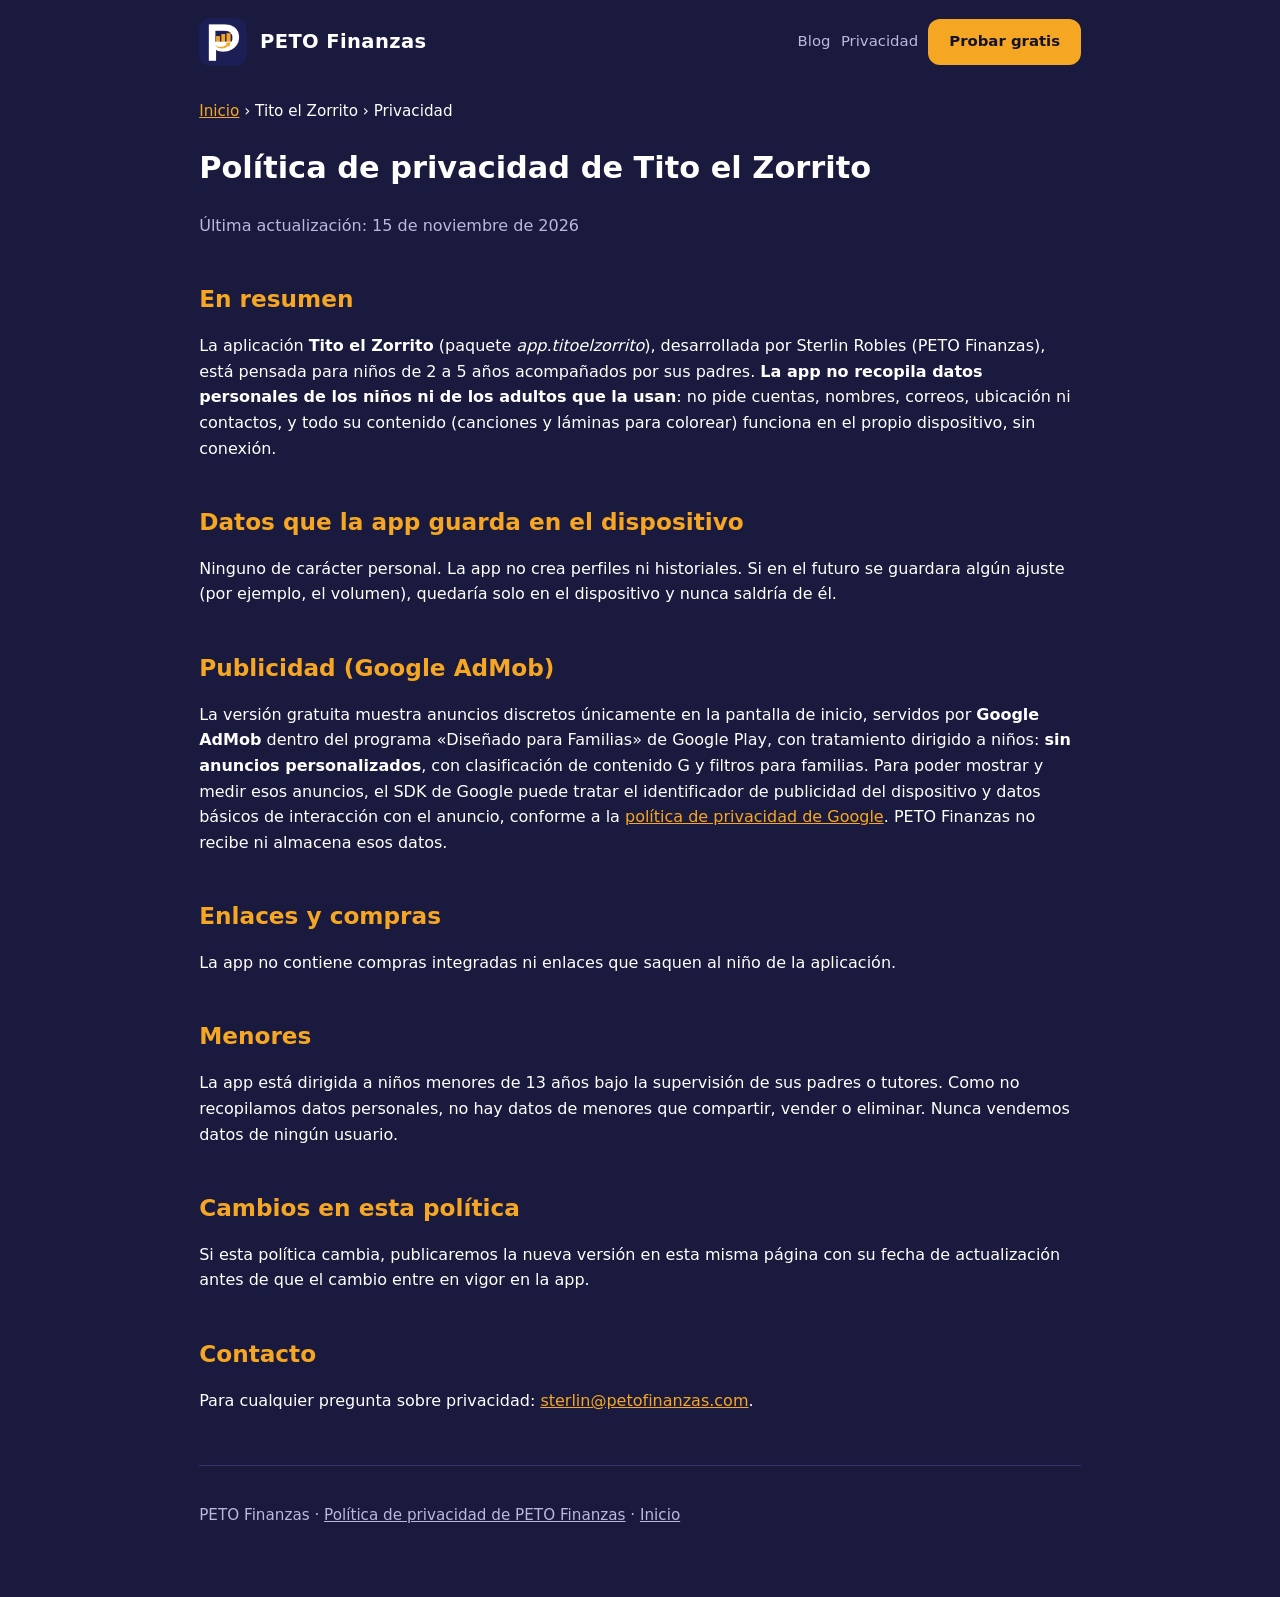
<file: tito/privacidad/index.html>
<!DOCTYPE html>
<html lang="es">
<head>
<meta charset="UTF-8">
<meta name="viewport" content="width=device-width, initial-scale=1">
<title>Política de privacidad — Tito el Zorrito · PETO Finanzas</title>
<meta name="description" content="Política de privacidad de la app Tito el Zorrito: sin cuentas, sin recopilación de datos personales de los niños y anuncios familiares de Google AdMob.">
<link rel="icon" href="../../logo.png">
<link rel="stylesheet" href="../../sitio.css">
</head>
<body>
<div class="wrap">
  <header class="site">
    <img src="../../logo.png" alt="Logo de PETO Finanzas">
    <a class="brand" href="../../">PETO Finanzas</a>
    <nav>
      <a href="../../blog/">Blog</a>
      <a href="../../privacidad/">Privacidad</a>
      <a class="btn" href="../../app/">Probar gratis</a>
    </nav>
  </header>

  <p class="crumb"><a href="../../">Inicio</a> › Tito el Zorrito › Privacidad</p>
  <h1 style="font-size:1.9rem">Política de privacidad de Tito el Zorrito</h1>
  <p class="muted">Última actualización: 15 de noviembre de 2026</p>

  <section>
    <h2>En resumen</h2>
    <p>La aplicación <strong>Tito el Zorrito</strong> (paquete <em>app.titoelzorrito</em>), desarrollada por Sterlin Robles (PETO Finanzas), está pensada para niños de 2 a 5 años acompañados por sus padres. <strong>La app no recopila datos personales de los niños ni de los adultos que la usan</strong>: no pide cuentas, nombres, correos, ubicación ni contactos, y todo su contenido (canciones y láminas para colorear) funciona en el propio dispositivo, sin conexión.</p>
  </section>

  <section>
    <h2>Datos que la app guarda en el dispositivo</h2>
    <p>Ninguno de carácter personal. La app no crea perfiles ni historiales. Si en el futuro se guardara algún ajuste (por ejemplo, el volumen), quedaría solo en el dispositivo y nunca saldría de él.</p>
  </section>

  <section>
    <h2>Publicidad (Google AdMob)</h2>
    <p>La versión gratuita muestra anuncios discretos únicamente en la pantalla de inicio, servidos por <strong>Google AdMob</strong> dentro del programa «Diseñado para Familias» de Google Play, con tratamiento dirigido a niños: <strong>sin anuncios personalizados</strong>, con clasificación de contenido G y filtros para familias. Para poder mostrar y medir esos anuncios, el SDK de Google puede tratar el identificador de publicidad del dispositivo y datos básicos de interacción con el anuncio, conforme a la <a href="https://policies.google.com/privacy" rel="noopener" target="_blank">política de privacidad de Google</a>. PETO Finanzas no recibe ni almacena esos datos.</p>
  </section>

  <section>
    <h2>Enlaces y compras</h2>
    <p>La app no contiene compras integradas ni enlaces que saquen al niño de la aplicación.</p>
  </section>

  <section>
    <h2>Menores</h2>
    <p>La app está dirigida a niños menores de 13 años bajo la supervisión de sus padres o tutores. Como no recopilamos datos personales, no hay datos de menores que compartir, vender o eliminar. Nunca vendemos datos de ningún usuario.</p>
  </section>

  <section>
    <h2>Cambios en esta política</h2>
    <p>Si esta política cambia, publicaremos la nueva versión en esta misma página con su fecha de actualización antes de que el cambio entre en vigor en la app.</p>
  </section>

  <section>
    <h2>Contacto</h2>
    <p>Para cualquier pregunta sobre privacidad: <a href="mailto:sterlin@petofinanzas.com">sterlin@petofinanzas.com</a>.</p>
  </section>

  <footer class="site">
    <p>PETO Finanzas · <a href="../../privacidad/">Política de privacidad de PETO Finanzas</a> · <a href="../../">Inicio</a></p>
  </footer>
</div>
</body>
</html>
</file>
<file: sitio.css>
/* PETO — sitio público petofinanzas. Marca: ámbar #F5A623 sobre marino #1A1A3E. */
*{box-sizing:border-box}
body{margin:0;font-family:system-ui,-apple-system,'Segoe UI',sans-serif;background:#1A1A3E;color:#FFFFFF;line-height:1.6}
a{color:#F5A623}
.wrap{max-width:920px;margin:0 auto;padding:0 1.2rem 3rem}
header.site{display:flex;align-items:center;gap:.8rem;padding:1.1rem 0;flex-wrap:nowrap}
header.site img{width:48px;height:48px;border-radius:12px}
header.site .brand{font-size:1.22rem;font-weight:800;letter-spacing:.02em;color:#FFFFFF;text-decoration:none;white-space:nowrap}
header.site nav{margin-left:auto;display:flex;gap:.65rem;flex-wrap:nowrap;align-items:center}
header.site nav a{color:#B9B9D9;text-decoration:none;font-size:.93rem;white-space:nowrap}
header.site nav a:hover{color:#F5A623}
.btn{display:inline-block;background:#F5A623;color:#13132B;font-weight:700;text-decoration:none;padding:.7rem 1.3rem;border-radius:12px;border:none;cursor:pointer;font-size:1rem}
.btn:hover{background:#FFB93E}
.btn.ghost{background:transparent;color:#F5A623;border:1.5px solid #F5A623}
.hero{padding:1.6rem 0 1rem;text-align:left}
.hero h1{font-size:2.2rem;line-height:1.15;margin:.4rem 0 .8rem}
.hero h1 .verde{color:#F5A623}
.hero p.sub{font-size:1.12rem;color:#B9B9D9;max-width:640px}
.hero img.banner{width:100%;border-radius:16px;margin:1.4rem 0 .4rem;border:1px solid #34346B}
.cta-row{display:flex;gap:.8rem;flex-wrap:wrap;margin:1.2rem 0}
section{margin-top:2.6rem}
h2{color:#F5A623;font-size:1.45rem;margin:.2rem 0 1rem}
.grid{display:grid;grid-template-columns:repeat(auto-fit,minmax(240px,1fr));gap:1rem}
.card{background:#26265A;border:1px solid #34346B;border-radius:16px;padding:1.2rem 1.1rem}
.card h3{margin:.2rem 0 .5rem;font-size:1.08rem}
.card p{color:#B9B9D9;margin:.2rem 0 .8rem;font-size:.97rem}
.card .emoji{font-size:1.6rem}
.muted{color:#B9B9D9}
.big{font-size:2rem;font-weight:800;color:#F5A623}
form.calc{background:#26265A;border:1px solid #34346B;border-radius:16px;padding:1.3rem 1.2rem;max-width:560px}
form.calc label{display:block;margin:.9rem 0 .3rem;font-weight:600}
form.calc input,form.calc select{width:100%;padding:.65rem .7rem;border-radius:10px;border:1px solid #34346B;background:#13132B;color:#FFFFFF;font-size:1rem}
form.calc .btn{margin-top:1.2rem;width:100%}
.resultado{margin-top:1.3rem;background:#23234F;border:1px solid #34346B;border-radius:12px;padding:1rem 1.1rem;display:none;max-width:560px}
.resultado.visible{display:block}
.resultado .cifra{font-size:1.7rem;font-weight:800;color:#F5A623}
.error{color:#ff9c9c;font-weight:600}
table.turnos{border-collapse:collapse;margin-top:.8rem;width:100%;max-width:560px}
table.turnos th,table.turnos td{border:1px solid #34346B;padding:.45rem .7rem;text-align:left}
table.turnos th{color:#F5A623}
footer.site{border-top:1px solid #34346B;margin-top:3.2rem;padding:1.4rem 0 .4rem;color:#B9B9D9;font-size:.95rem}
footer.site a{color:#B9B9D9}
.crumb{font-size:.95rem;margin-top:1rem}
.lang-switch{display:inline-flex;gap:.3rem;align-items:center}
.lang-switch button{background:transparent;border:1px solid #34346B;color:#B9B9D9;border-radius:8px;padding:.32rem .6rem;cursor:pointer;font-size:.88rem;font-weight:600}
.lang-switch button:hover{border-color:#F5A623;color:#F5A623}
.lang-switch button.activo{background:#F5A623;border-color:#F5A623;color:#13132B}
.lang-switch button.activo:hover{color:#13132B}
.pila{display:grid;gap:1rem}
.ep-fecha{color:#B9B9D9;font-size:.9rem;margin:0}
.precio{font-size:2rem;font-weight:800;color:#F5A623;margin:.3rem 0;line-height:1.2}
.precio small{font-size:.95rem;color:#B9B9D9;font-weight:600}
.card ul{margin:.4rem 0 .8rem;padding-left:1.15rem;color:#B9B9D9}
.card li{margin:.32rem 0}
.card.destacado{border-color:#F5A623}

/* Menú hamburguesa (24-nov-2026): la barra cabe en UNA línea en escritorio
   y se colapsa a botón ☰ en pantallas estrechas. */
.nav-toggle{display:none;background:transparent;border:1.5px solid #F5A623;color:#F5A623;border-radius:10px;font-size:1.3rem;line-height:1;padding:.45rem .75rem;cursor:pointer;margin-left:auto}
.hero-tag{font-size:1.3rem;font-weight:700;color:#FFFFFF;margin:.2rem 0 .4rem}
@media (max-width:980px){
  header.site{flex-wrap:wrap}
  .nav-toggle{display:inline-block}
  header.site nav{display:none;width:100%;flex-direction:column;align-items:stretch;gap:.15rem;margin-left:0;padding-top:.7rem}
  header.site nav.abierto{display:flex}
  header.site nav a{padding:.55rem .2rem;font-size:1rem}
  header.site nav .btn{text-align:center;margin-top:.35rem}
  header.site nav .lang-switch{padding:.45rem 0}
}

/* Botón dentro de la navegación: el texto va marino oscuro sobre el ámbar (la regla de enlaces del nav no debe pisarlo) */
header.site nav a.btn,header.site nav a.btn:hover{color:#13132B}
</file>
